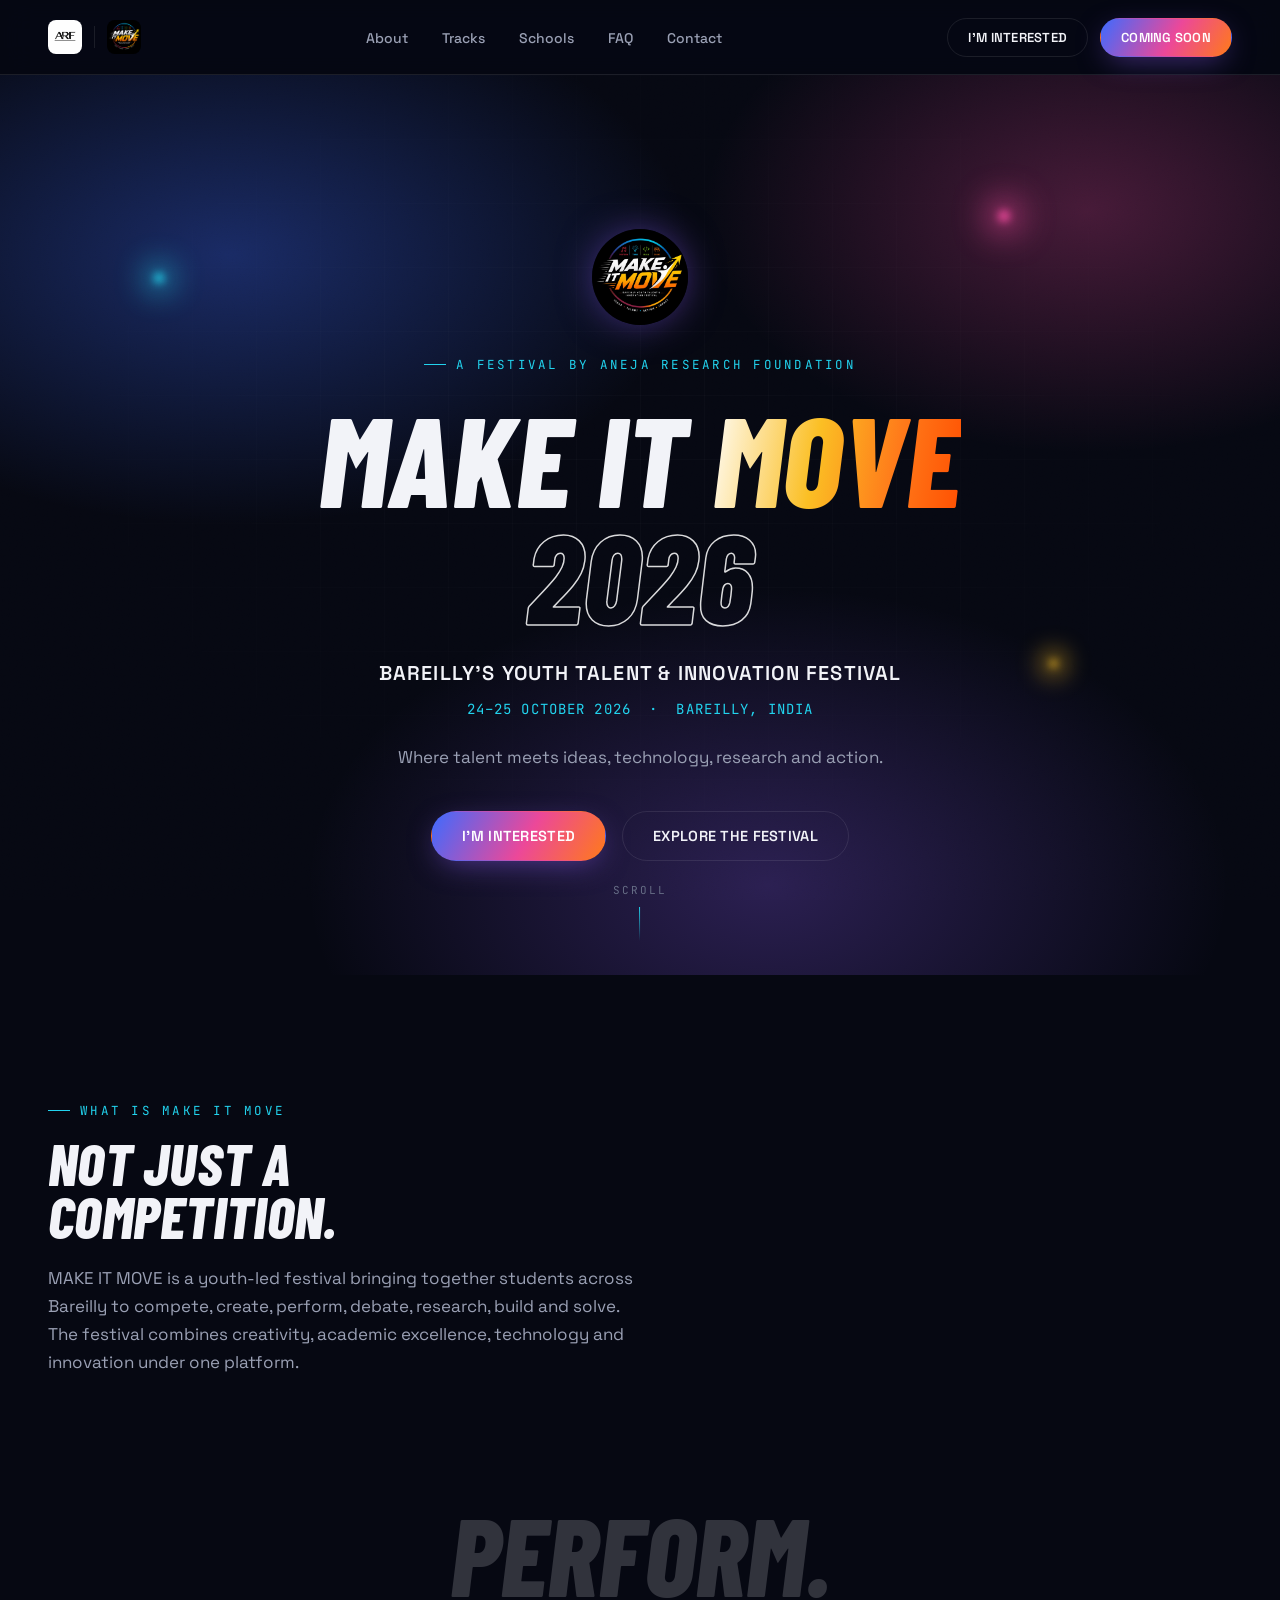
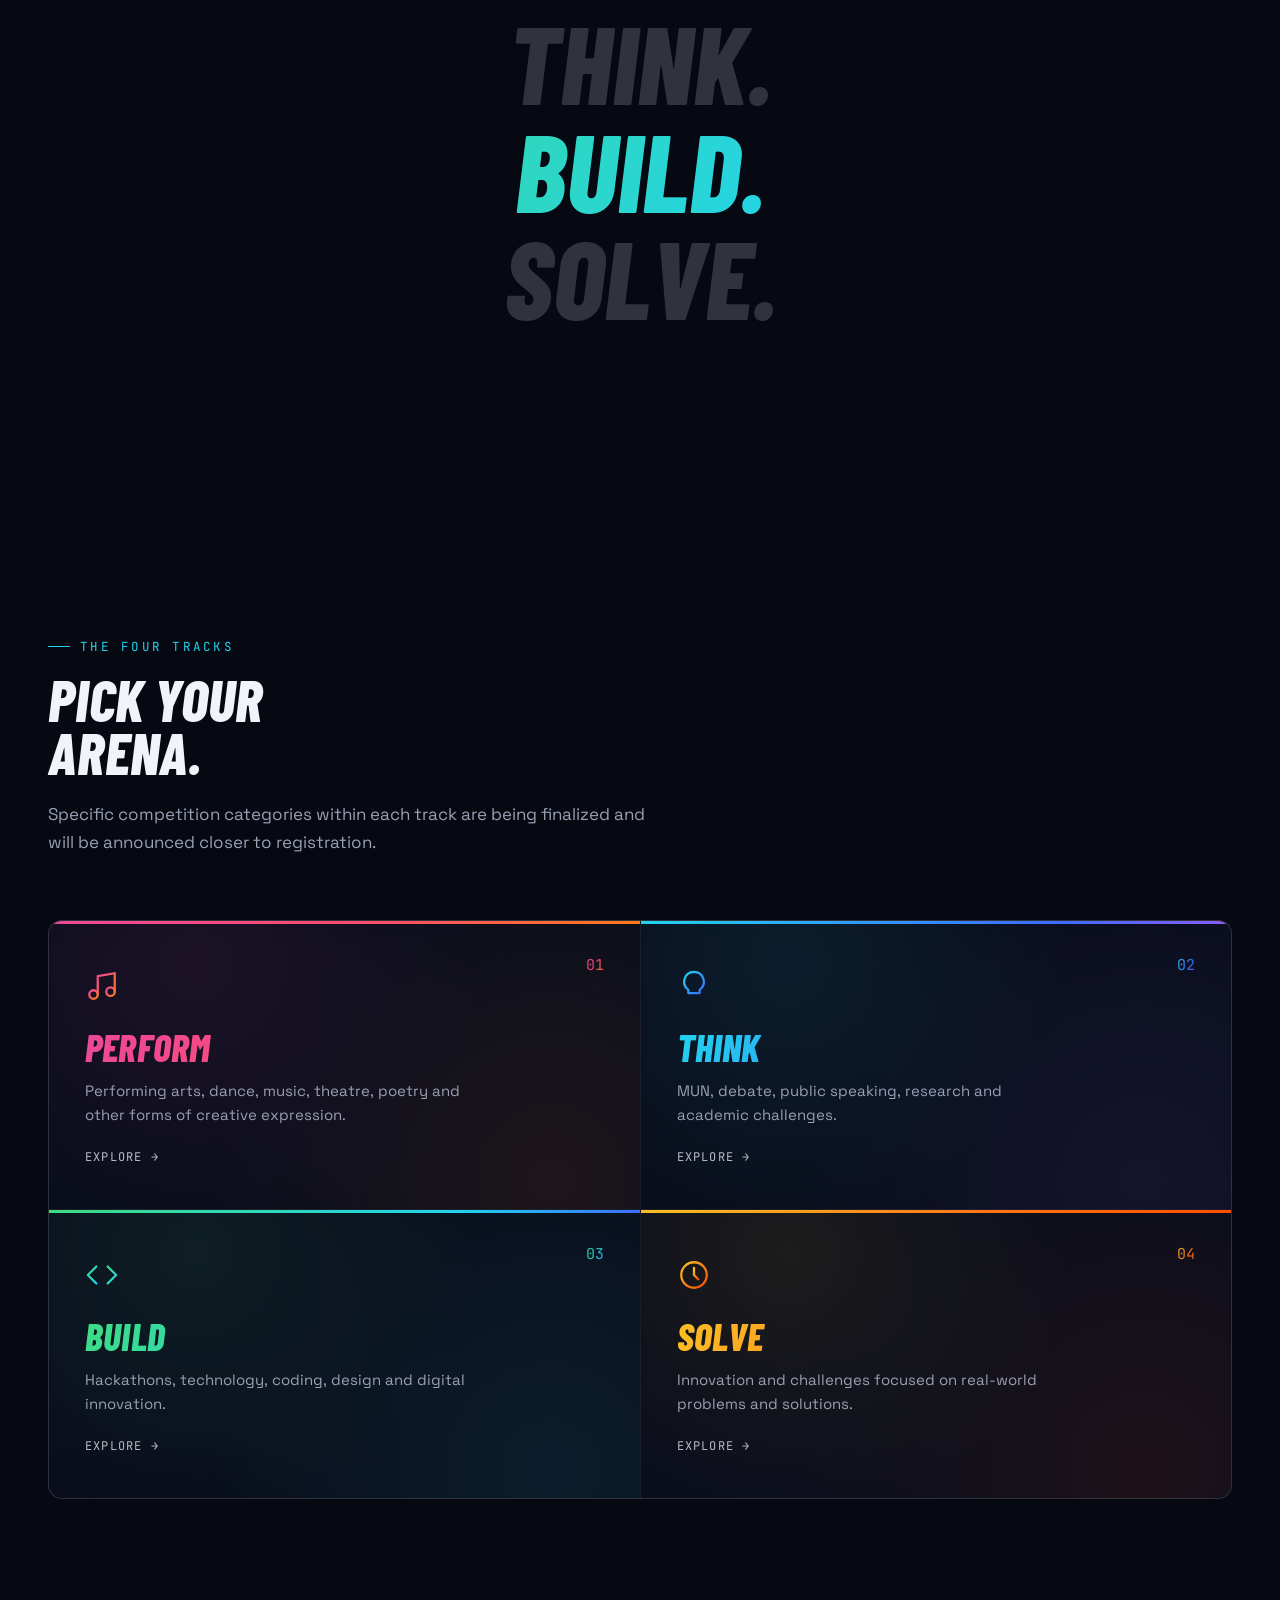
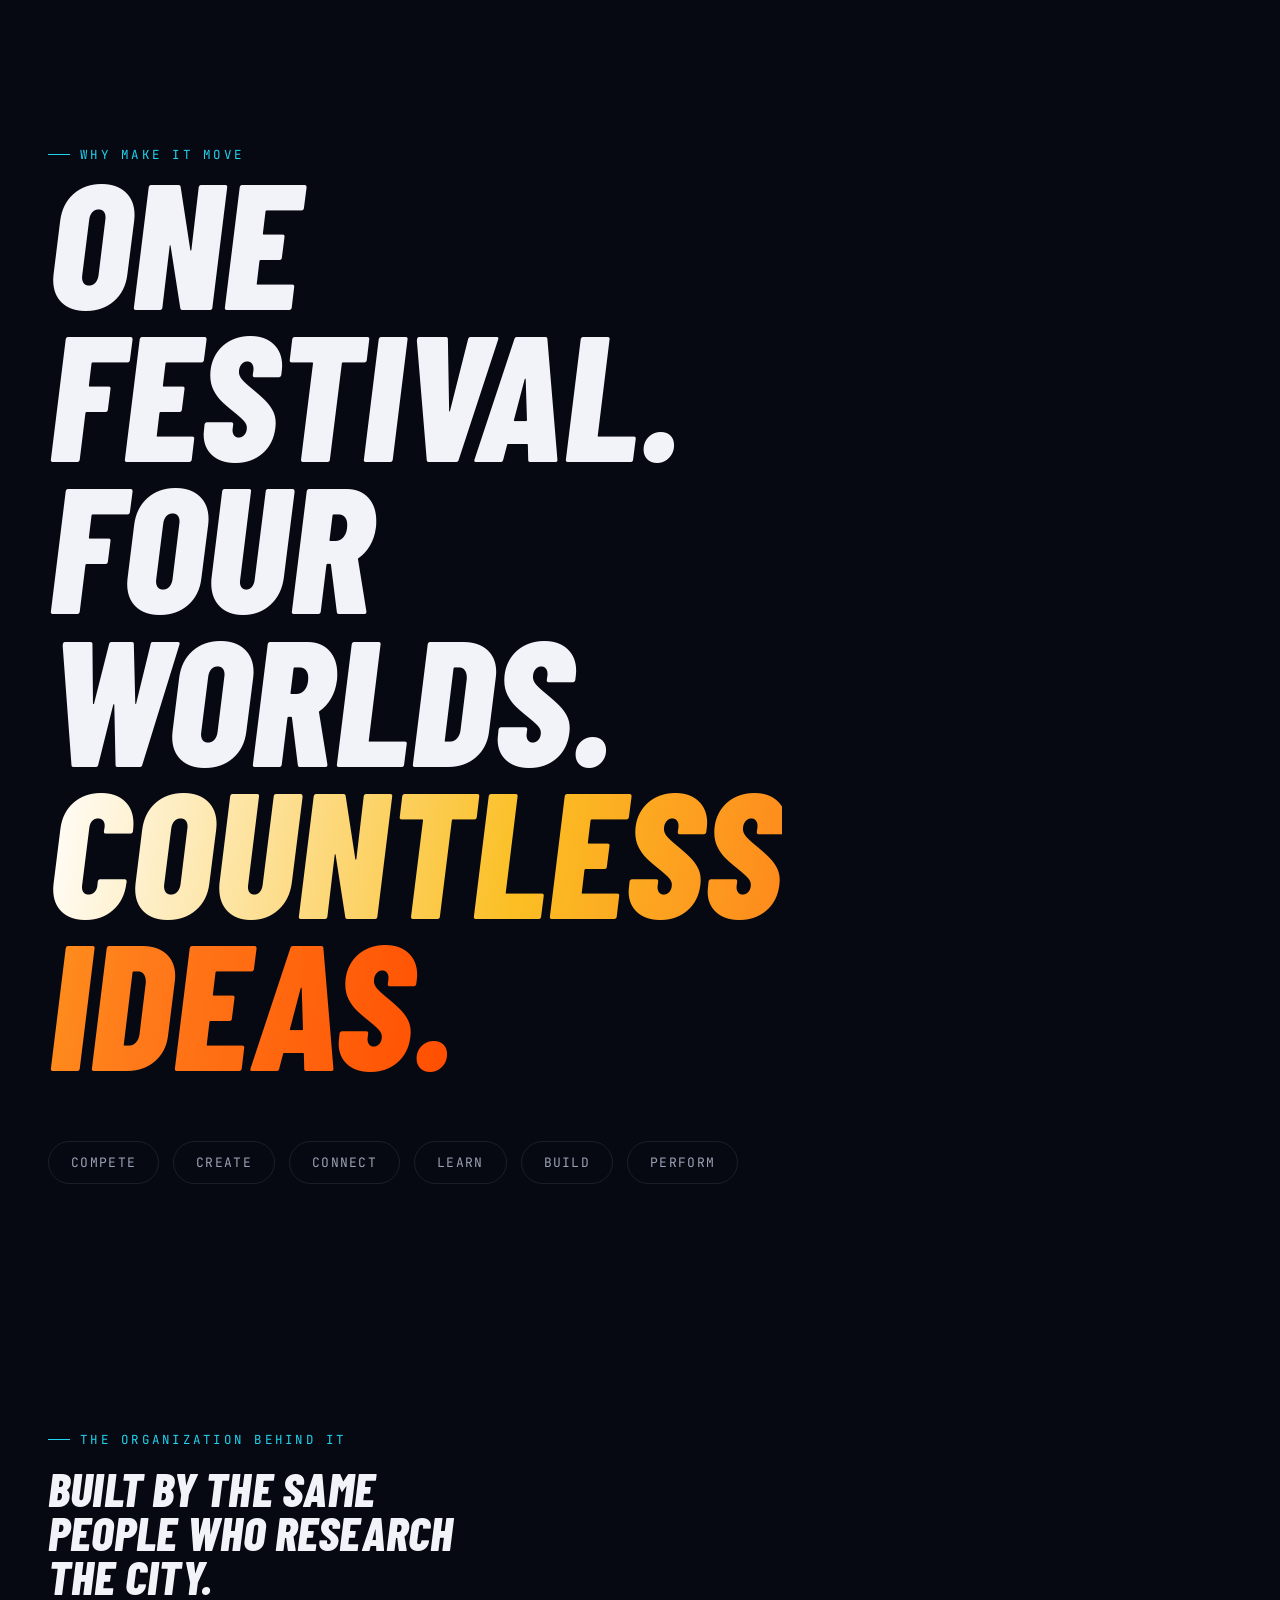
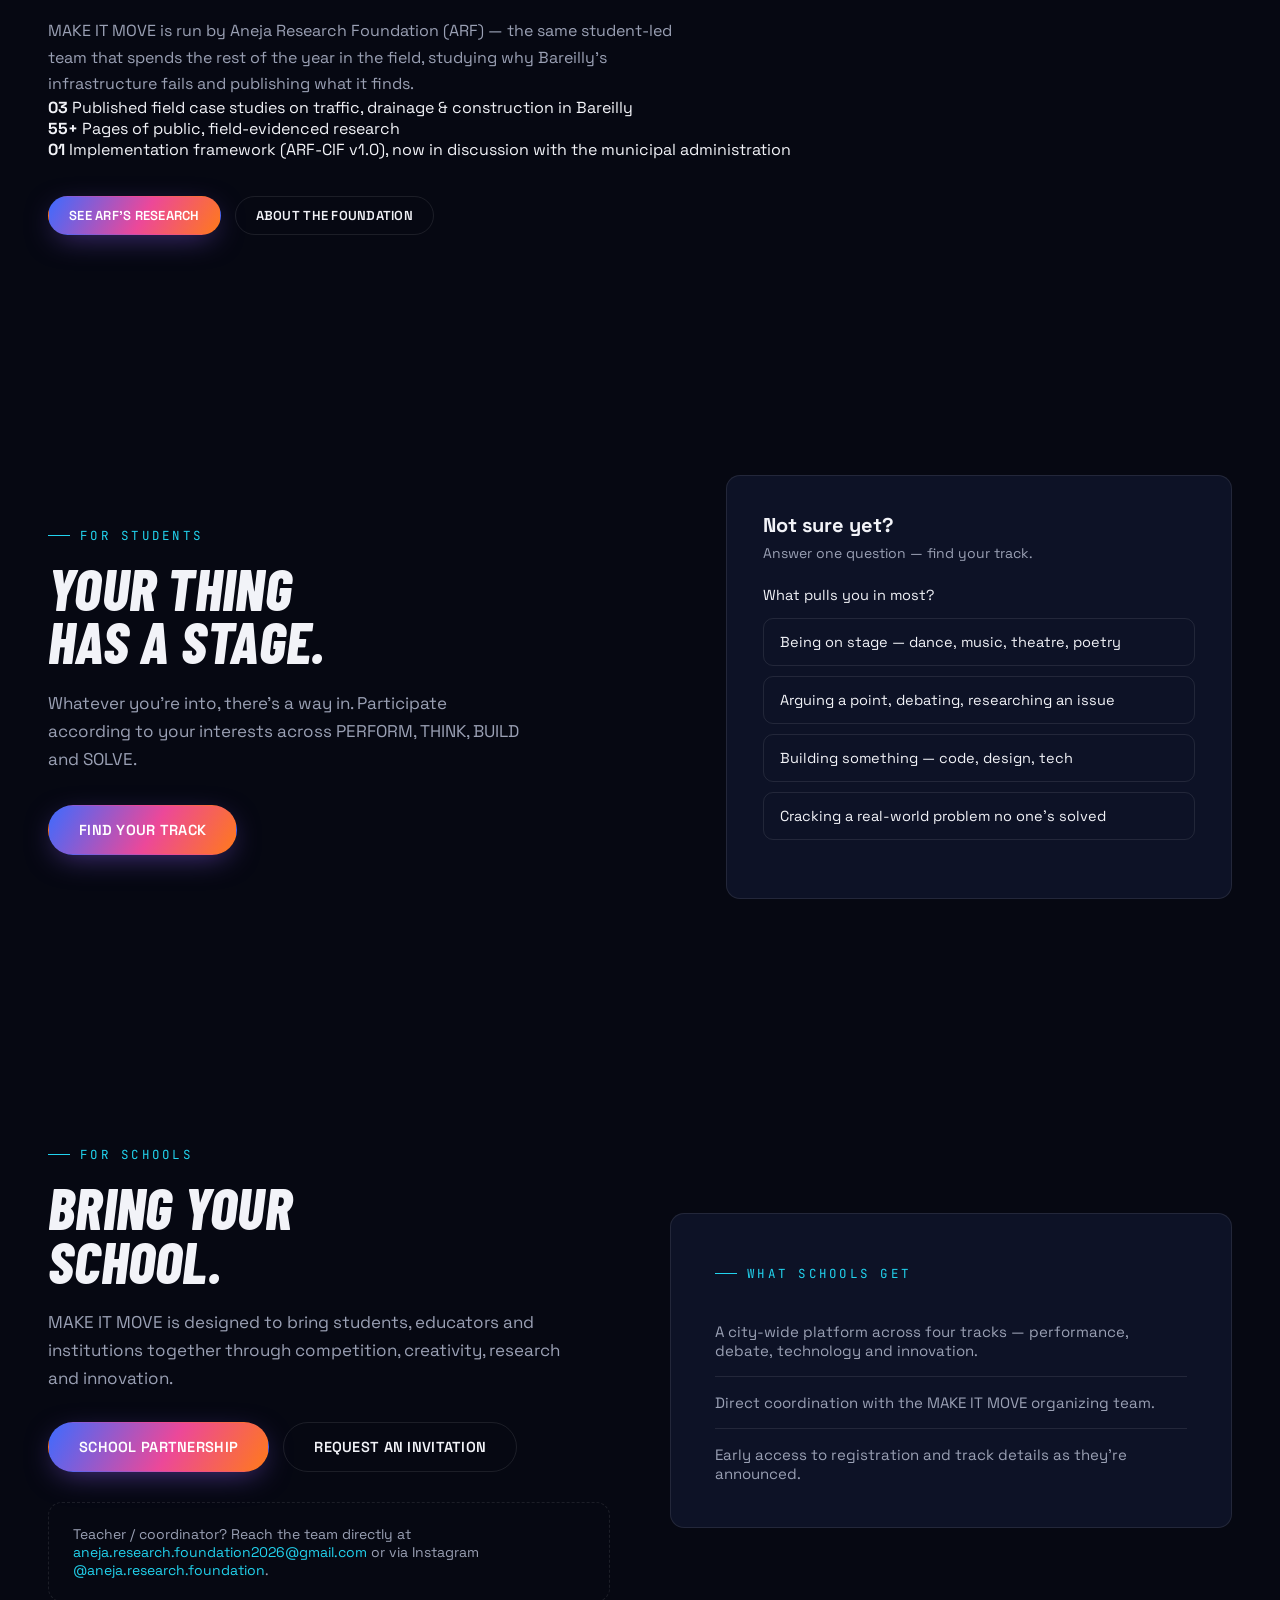
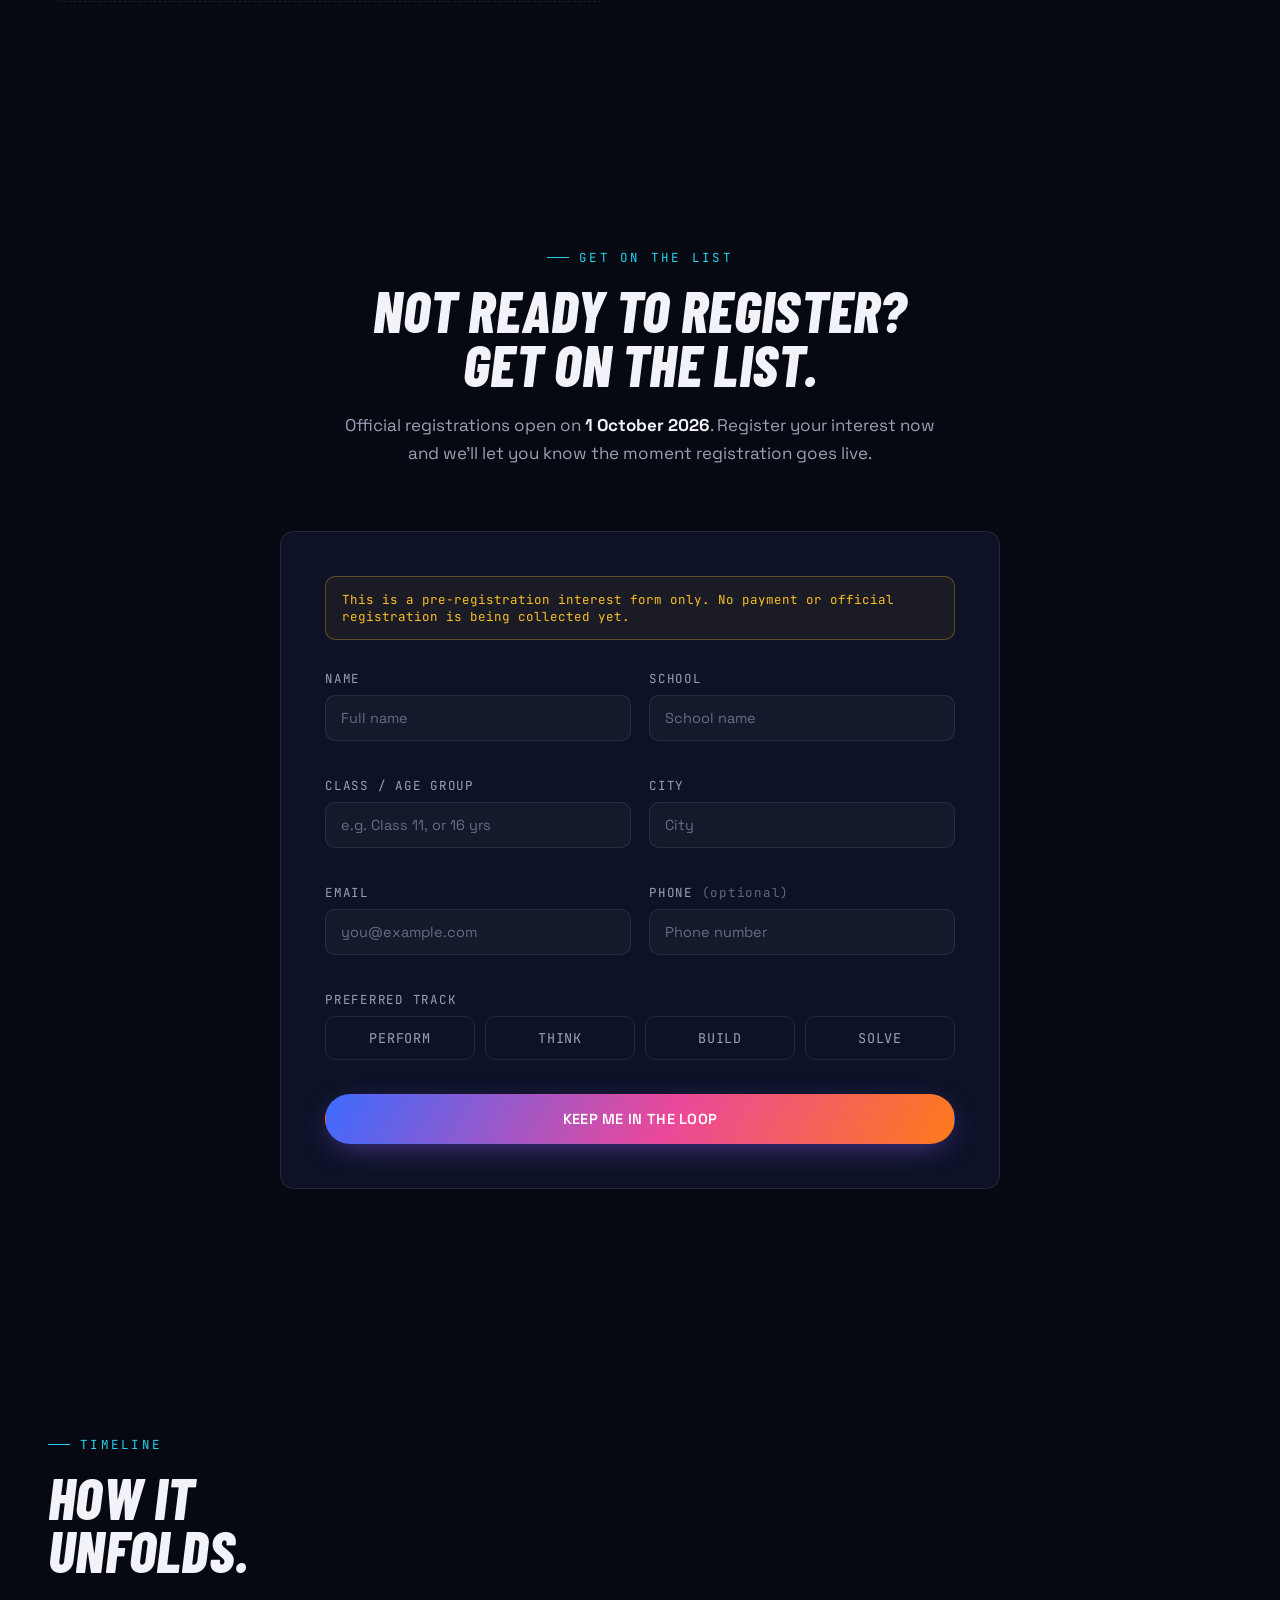
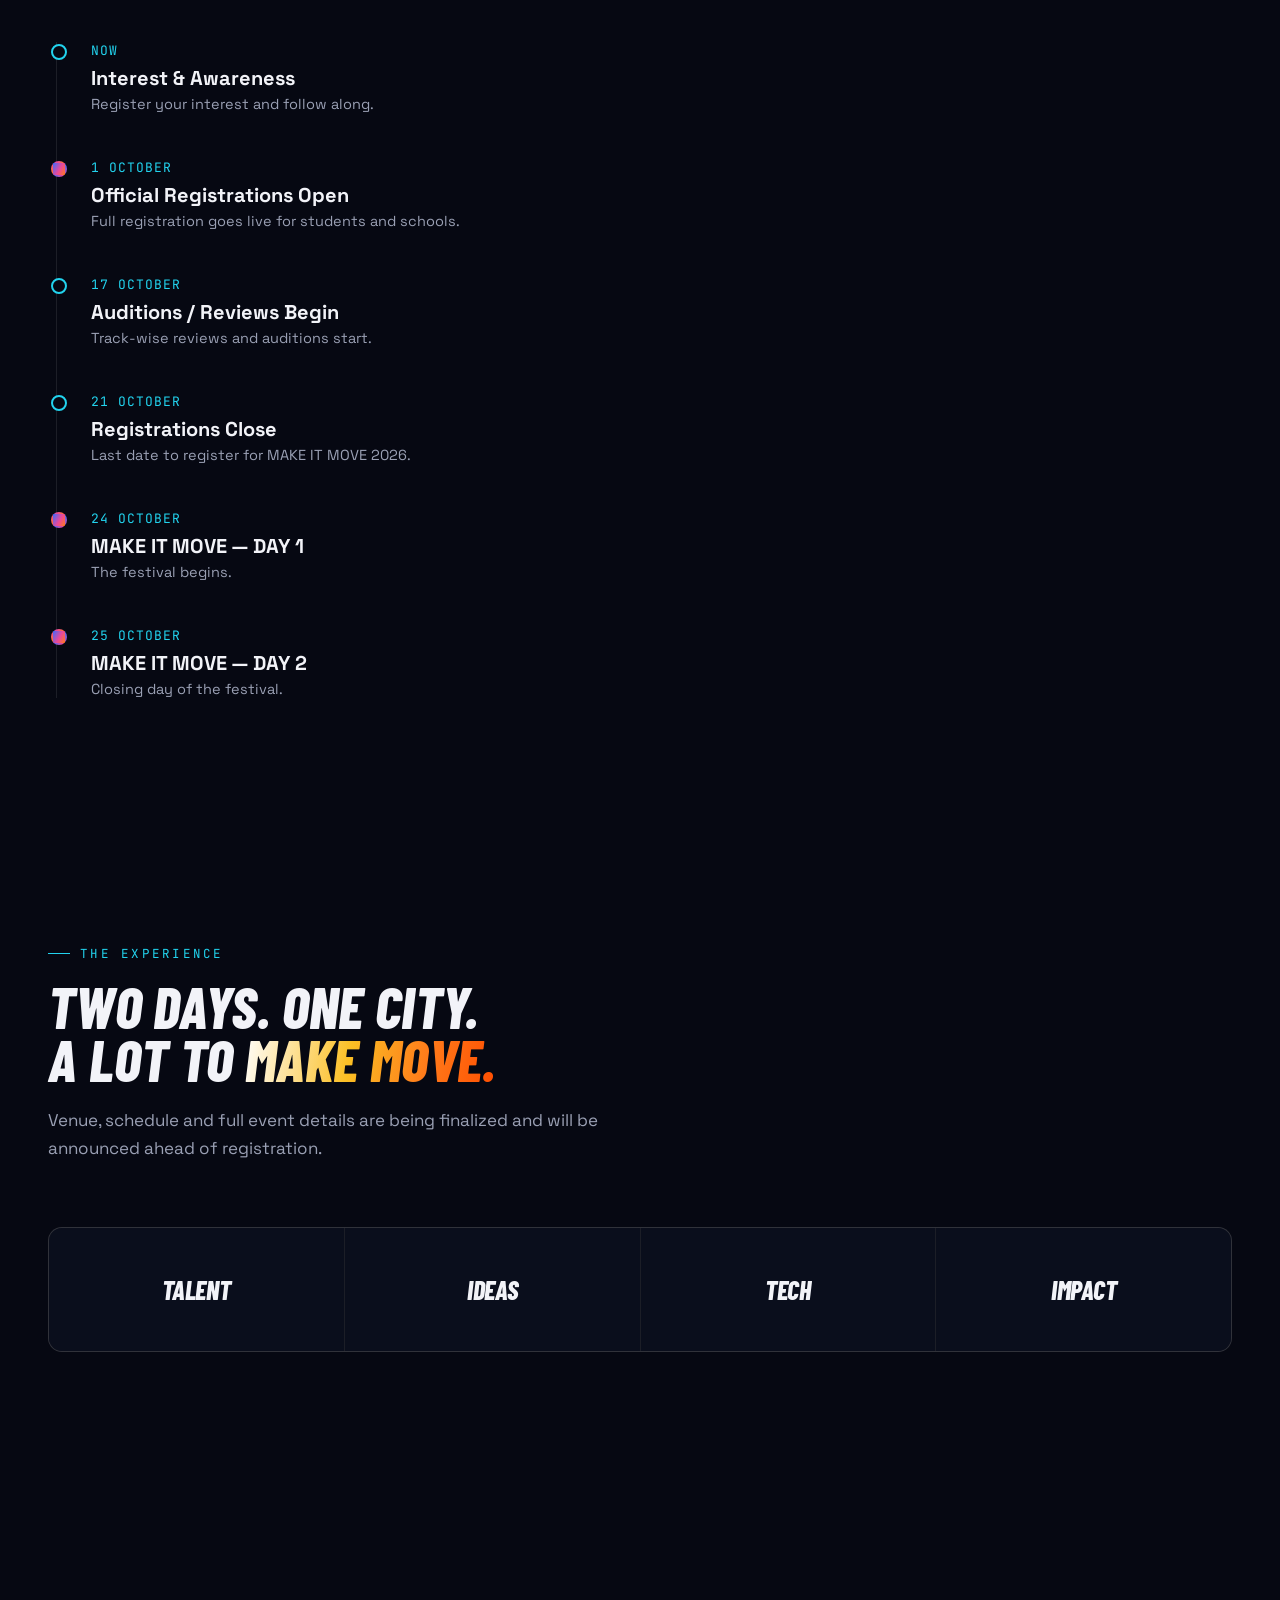
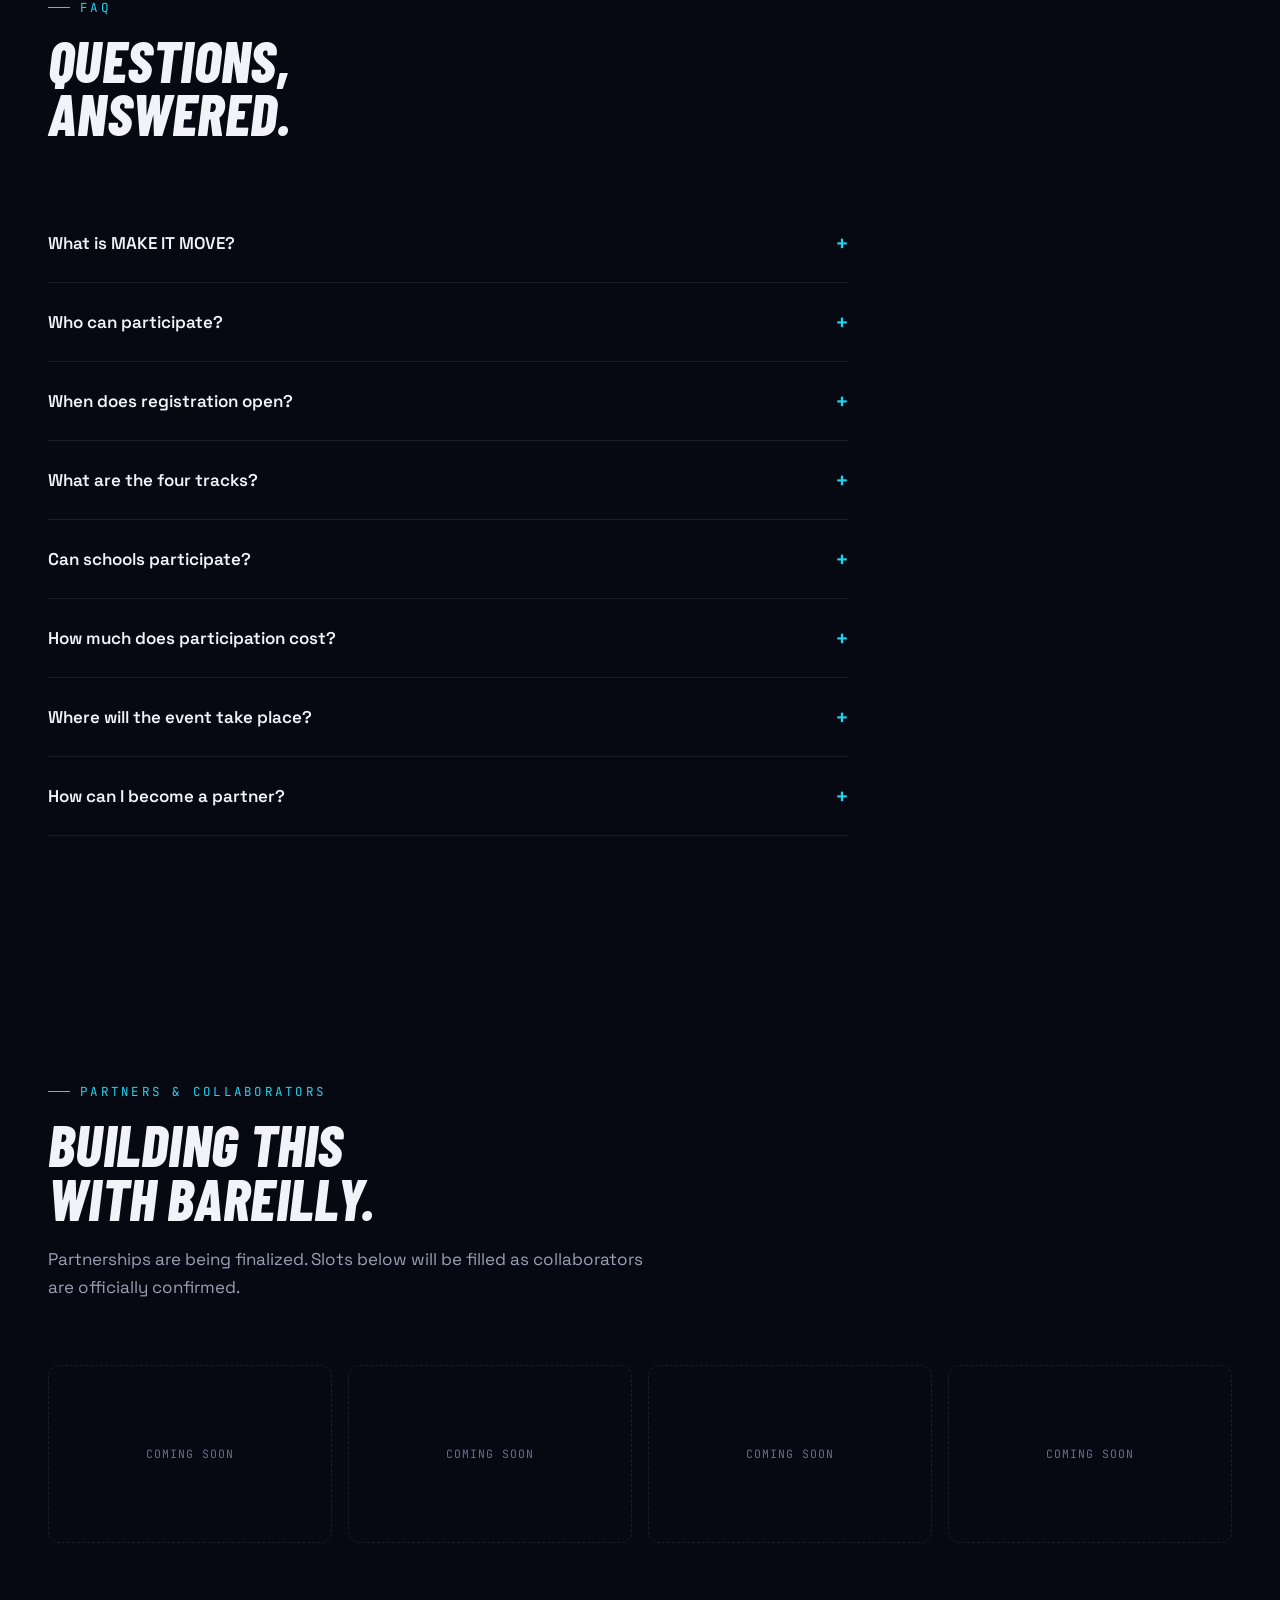
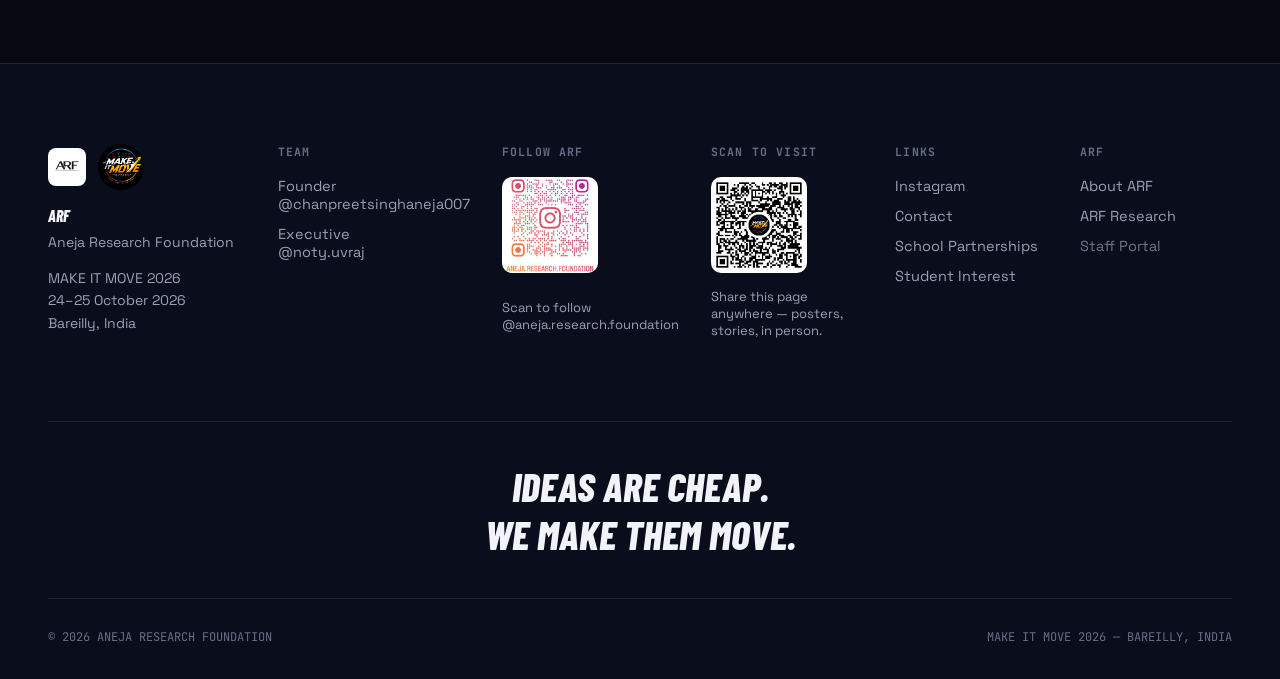
<file: index.html>
<!DOCTYPE html>
<html lang="en">
<head>
<meta charset="UTF-8">
<meta name="viewport" content="width=device-width, initial-scale=1.0">
<title>MAKE IT MOVE 2026 | Bareilly's Youth Talent &amp; Innovation Festival</title>
<meta name="description" content="MAKE IT MOVE 2026 — a youth-led festival in Bareilly bringing together talent, ideas, research, technology and innovation across four tracks: Perform, Think, Build, Solve. 24–25 October 2026.">
<meta name="google-site-verification" content="LkjACRxrYb9B6HC1Onu0-SIcSR54yR_yEcL183w3D84">

<!-- Open Graph -->
<meta property="og:title" content="MAKE IT MOVE 2026 — Bareilly's Youth Talent &amp; Innovation Festival">
<meta property="og:description" content="Where talent meets ideas, technology, research and action. 24–25 October 2026, Bareilly, India. By Aneja Research Foundation.">
<meta property="og:type" content="website">
<meta property="og:image" content="images/logo.jpeg">
<meta property="og:url" content="https://singhchanpreet802-source.github.io/arf-website/">
<link rel="canonical" href="https://singhchanpreet802-source.github.io/arf-website/">

<!-- Twitter -->
<meta name="twitter:card" content="summary_large_image">
<meta name="twitter:title" content="MAKE IT MOVE 2026">
<meta name="twitter:description" content="Bareilly's youth talent &amp; innovation festival. 24–25 October 2026.">
<meta name="twitter:image" content="images/logo.jpeg">

<link rel="stylesheet" href="mim-style.css?v=7">
</head>
<body>

<!-- ================= NAV ================= -->
<nav class="navbar">
  <div class="wrap">
    <a href="research.html" class="nav-brand">
      <img src="images/logo.jpeg" alt="ARF — Aneja Research Foundation logo">
      <div class="divider"></div>
      <img src="images/mim-logo.png" alt="MAKE IT MOVE 2026 logo" class="mim-logo-mark">
    </a>

    <ul class="nav-links">
      <li><a href="#about">About</a></li>
      <li><a href="#tracks">Tracks</a></li>
      <li><a href="#schools">Schools</a></li>
      <li><a href="#faq">FAQ</a></li>
      <li><a href="#contact">Contact</a></li>
    </ul>

    <div class="nav-cta">
      <a href="#interest" class="btn btn-ghost btn-sm">I'M INTERESTED</a>
      <a href="#interest" class="btn btn-primary btn-sm">COMING SOON</a>
      <button class="nav-toggle" id="navToggle" aria-label="Open menu">
        <span></span>
      </button>
    </div>
  </div>
</nav>

<div class="mobile-menu" id="mobileMenu">
  <a href="#about" class="mob-link">About</a>
  <a href="#tracks" class="mob-link">Tracks</a>
  <a href="#schools" class="mob-link">Schools</a>
  <a href="#faq" class="mob-link">FAQ</a>
  <a href="#contact" class="mob-link">Contact</a>
  <div class="mob-cta">
    <a href="#interest" class="btn btn-primary btn-block">I'M INTERESTED</a>
    <a href="#interest" class="btn btn-ghost btn-block">COMING SOON</a>
  </div>
</div>

<!-- ================= HERO ================= -->
<section class="hero">
  <div class="hero-bg"></div>
  <div class="hero-lines"></div>
  <div class="hero-orb orb-1"></div>
  <div class="hero-orb orb-2"></div>
  <div class="hero-orb orb-3"></div>

  <div class="wrap hero-content">
    <img src="images/mim-logo.png" alt="MAKE IT MOVE 2026 logo" class="hero-logo reveal in">
    <span class="eyebrow hero-eyebrow">A FESTIVAL BY ANEJA RESEARCH FOUNDATION</span>
    <h1>MAKE IT <span class="grad-text">MOVE</span><span class="line2">2026</span></h1>
    <p class="sub">Bareilly's Youth Talent &amp; Innovation Festival</p>
    <p class="datecity">24–25 OCTOBER 2026 &nbsp;·&nbsp; BAREILLY, INDIA</p>
    <p class="desc">Where talent meets ideas, technology, research and action.</p>
    <div class="hero-buttons">
      <a href="#interest" class="btn btn-primary">I'M INTERESTED</a>
      <a href="#about" class="btn btn-ghost">EXPLORE THE FESTIVAL</a>
    </div>
  </div>

  <div class="hero-scroll"><span>SCROLL</span><span class="bar"></span></div>
</section>

<!-- ================= ABOUT / WHAT IS MIM ================= -->
<section id="about">
  <div class="wrap">
    <div class="section-head reveal">
      <span class="eyebrow">WHAT IS MAKE IT MOVE</span>
      <h2>NOT JUST A<br>COMPETITION.</h2>
      <p>MAKE IT MOVE is a youth-led festival bringing together students across Bareilly to compete, create, perform, debate, research, build and solve. The festival combines creativity, academic excellence, technology and innovation under one platform.</p>
    </div>

    <div class="statement-block reveal">
      <div class="stack" id="statementStack">
        <span class="track-perform">PERFORM.</span>
        <span class="track-think">THINK.</span>
        <span class="track-build">BUILD.</span>
        <span class="track-solve">SOLVE.</span>
      </div>
    </div>
  </div>
</section>

<!-- ================= TRACKS ================= -->
<section id="tracks">
  <div class="wrap">
    <div class="section-head reveal">
      <span class="eyebrow">THE FOUR TRACKS</span>
      <h2>PICK YOUR<br>ARENA.</h2>
      <p>Specific competition categories within each track are being finalized and will be announced closer to registration.</p>
    </div>

    <div class="tracks-grid reveal">
      <a class="track-card track-perform" href="perform.html">
        <span class="track-num">01</span>
        <div class="track-icon">
          <svg viewBox="0 0 24 24" fill="none" stroke-width="1.6" stroke-linecap="round" stroke-linejoin="round">
            <defs><linearGradient id="grad-perform" x1="0" y1="0" x2="1" y2="1"><stop offset="0%" stop-color="var(--magenta)"/><stop offset="100%" stop-color="var(--orange)"/></linearGradient></defs>
            <path d="M9 18V5l12-2v13" stroke="url(#grad-perform)"></path><circle cx="6" cy="18" r="3" stroke="url(#grad-perform)"></circle><circle cx="18" cy="16" r="3" stroke="url(#grad-perform)"></circle>
          </svg>
        </div>
        <h3>PERFORM</h3>
        <p>Performing arts, dance, music, theatre, poetry and other forms of creative expression.</p>
        <span class="track-explore">EXPLORE →</span>
      </a>

      <a class="track-card track-think" href="think.html">
        <span class="track-num">02</span>
        <div class="track-icon">
          <svg viewBox="0 0 24 24" fill="none" stroke-width="1.6" stroke-linecap="round" stroke-linejoin="round">
            <defs><linearGradient id="grad-think" x1="0" y1="0" x2="1" y2="1"><stop offset="0%" stop-color="var(--cyan)"/><stop offset="100%" stop-color="var(--blue)"/></linearGradient></defs>
            <path d="M12 2a7 7 0 0 0-4 12.7V17h8v-2.3A7 7 0 0 0 12 2z" stroke="url(#grad-think)"></path><path d="M9 21h6" stroke="url(#grad-think)"></path><path d="M10 17v2" stroke="url(#grad-think)"></path><path d="M14 17v2" stroke="url(#grad-think)"></path>
          </svg>
        </div>
        <h3>THINK</h3>
        <p>MUN, debate, public speaking, research and academic challenges.</p>
        <span class="track-explore">EXPLORE →</span>
      </a>

      <a class="track-card track-build" href="build.html">
        <span class="track-num">03</span>
        <div class="track-icon">
          <svg viewBox="0 0 24 24" fill="none" stroke-width="1.6" stroke-linecap="round" stroke-linejoin="round">
            <defs><linearGradient id="grad-build" x1="0" y1="0" x2="1" y2="1"><stop offset="0%" stop-color="var(--green)"/><stop offset="100%" stop-color="var(--cyan)"/></linearGradient></defs>
            <polyline points="16 18 22 12 16 6" stroke="url(#grad-build)"></polyline><polyline points="8 6 2 12 8 18" stroke="url(#grad-build)"></polyline>
          </svg>
        </div>
        <h3>BUILD</h3>
        <p>Hackathons, technology, coding, design and digital innovation.</p>
        <span class="track-explore">EXPLORE →</span>
      </a>

      <a class="track-card track-solve" href="solve.html">
        <span class="track-num">04</span>
        <div class="track-icon">
          <svg viewBox="0 0 24 24" fill="none" stroke-width="1.6" stroke-linecap="round" stroke-linejoin="round">
            <defs><linearGradient id="grad-solve" x1="0" y1="0" x2="1" y2="1"><stop offset="0%" stop-color="var(--amber)"/><stop offset="100%" stop-color="var(--orange-deep)"/></linearGradient></defs>
            <circle cx="12" cy="12" r="9" stroke="url(#grad-solve)"></circle><path d="M12 7v5l3 3" stroke="url(#grad-solve)"></path>
          </svg>
        </div>
        <h3>SOLVE</h3>
        <p>Innovation and challenges focused on real-world problems and solutions.</p>
        <span class="track-explore">EXPLORE →</span>
      </a>
    </div>
  </div>
</section>

<!-- ================= WHY MIM ================= -->
<section>
  <div class="wrap">
    <div class="section-head reveal">
      <span class="eyebrow">WHY MAKE IT MOVE</span>
      <div class="why-hero-num">ONE FESTIVAL.<br>FOUR WORLDS.<br><span class="grad-text">COUNTLESS IDEAS.</span></div>
    </div>

    <div class="why-words reveal">
      <span class="why-word">COMPETE</span>
      <span class="why-word">CREATE</span>
      <span class="why-word">CONNECT</span>
      <span class="why-word">LEARN</span>
      <span class="why-word">BUILD</span>
      <span class="why-word">PERFORM</span>
    </div>
  </div>
</section>

<!-- ================= POWERED BY ARF RESEARCH ================= -->
<section>
  <div class="wrap">
    <div class="mim-research-band reveal">
      <span class="eyebrow">THE ORGANIZATION BEHIND IT</span>
      <h2 style="font-size:clamp(30px,4.6vw,48px);margin-top:18px;">BUILT BY THE SAME<br>PEOPLE WHO RESEARCH<br>THE CITY.</h2>
      <p style="color:var(--muted);font-size:16px;margin-top:20px;max-width:640px;line-height:1.65;">
        MAKE IT MOVE is run by Aneja Research Foundation (ARF) — the same student-led team that spends the rest of the year in the field, studying why Bareilly's infrastructure fails and publishing what it finds.
      </p>

      <div class="mim-research-grid">
        <div class="mim-research-stat">
          <strong>03</strong>
          <span>Published field case studies on traffic, drainage &amp; construction in Bareilly</span>
        </div>
        <div class="mim-research-stat">
          <strong>55+</strong>
          <span>Pages of public, field-evidenced research</span>
        </div>
        <div class="mim-research-stat">
          <strong>01</strong>
          <span>Implementation framework (ARF-CIF v1.0), now in discussion with the municipal administration</span>
        </div>
      </div>

      <div style="margin-top:36px;display:flex;gap:14px;flex-wrap:wrap;">
        <a href="case-studies.html" class="btn btn-primary btn-sm">SEE ARF'S RESEARCH</a>
        <a href="about.html" class="btn btn-ghost btn-sm">ABOUT THE FOUNDATION</a>
      </div>
    </div>
  </div>
</section>

<!-- ================= FOR STUDENTS ================= -->
<section>
  <div class="wrap">
    <div class="students-wrap">
      <div class="reveal">
        <span class="eyebrow">FOR STUDENTS</span>
        <h2 style="font-size:clamp(34px,5.4vw,58px);margin-top:18px;">YOUR THING<br>HAS A STAGE.</h2>
        <p style="color:var(--muted);font-size:17px;margin-top:20px;max-width:480px;line-height:1.65;">Whatever you're into, there's a way in. Participate according to your interests across PERFORM, THINK, BUILD and SOLVE.</p>
        <a href="#tracks" class="btn btn-primary" style="margin-top:32px;">FIND YOUR TRACK</a>
      </div>

      <div class="quiz-card reveal">
        <h4>Not sure yet?</h4>
        <p class="hint">Answer one question — find your track.</p>
        <p style="font-size:14.5px;margin-bottom:14px;">What pulls you in most?</p>
        <div class="quiz-options" id="quizOptions">
          <div class="quiz-opt" data-track="PERFORM">Being on stage — dance, music, theatre, poetry</div>
          <div class="quiz-opt" data-track="THINK">Arguing a point, debating, researching an issue</div>
          <div class="quiz-opt" data-track="BUILD">Building something — code, design, tech</div>
          <div class="quiz-opt" data-track="SOLVE">Cracking a real-world problem no one's solved</div>
        </div>
        <div class="quiz-result" id="quizResult">
          <p style="font-size:13px;color:var(--muted);text-transform:uppercase;letter-spacing:.08em;font-family:'JetBrains Mono',monospace;">Your track</p>
          <div class="track-name" id="quizTrackName">PERFORM</div>
          <a href="#interest" class="btn btn-ghost btn-sm">REGISTER INTEREST</a>
        </div>
      </div>
    </div>
  </div>
</section>

<!-- ================= FOR SCHOOLS ================= -->
<section id="schools">
  <div class="wrap">
    <div class="schools-wrap">
      <div class="reveal">
        <span class="eyebrow">FOR SCHOOLS</span>
        <h2 style="font-size:clamp(34px,5.4vw,58px);margin-top:18px;">BRING YOUR<br>SCHOOL.</h2>
        <p style="color:var(--muted);font-size:17px;margin-top:20px;max-width:520px;line-height:1.65;">MAKE IT MOVE is designed to bring students, educators and institutions together through competition, creativity, research and innovation.</p>
        <div class="school-cta-row">
          <a href="#interest" class="btn btn-primary">SCHOOL PARTNERSHIP</a>
          <a href="#interest" class="btn btn-ghost">REQUEST AN INVITATION</a>
        </div>
        <div class="coord-box">
          Teacher / coordinator? Reach the team directly at
          <a href="mailto:aneja.research.foundation2026@gmail.com">aneja.research.foundation2026@gmail.com</a>
          or via Instagram <a href="https://instagram.com/aneja.research.foundation" target="_blank" rel="noopener">@aneja.research.foundation</a>.
        </div>
      </div>
      <div class="reveal" style="border:1px solid var(--line);border-radius:var(--radius);padding:44px;background:var(--panel);">
        <span class="eyebrow" style="margin-bottom:20px;">WHAT SCHOOLS GET</span>
        <ul style="list-style:none;margin-top:20px;display:flex;flex-direction:column;gap:16px;">
          <li style="border-bottom:1px solid var(--line);padding-bottom:16px;font-size:15px;color:var(--muted);">A city-wide platform across four tracks — performance, debate, technology and innovation.</li>
          <li style="border-bottom:1px solid var(--line);padding-bottom:16px;font-size:15px;color:var(--muted);">Direct coordination with the MAKE IT MOVE organizing team.</li>
          <li style="font-size:15px;color:var(--muted);">Early access to registration and track details as they're announced.</li>
        </ul>
      </div>
    </div>
  </div>
</section>

<!-- ================= INTEREST FORM ================= -->
<section id="interest">
  <div class="wrap">
    <div class="section-head center reveal">
      <span class="eyebrow" style="justify-content:center;">GET ON THE LIST</span>
      <h2>NOT READY TO REGISTER?<br>GET ON THE LIST.</h2>
      <p class="center">Official registrations open on <strong style="color:var(--ink);">1 October 2026</strong>. Register your interest now and we'll let you know the moment registration goes live.</p>
    </div>

    <div class="form-card reveal">
      <p class="form-note">This is a pre-registration interest form only. No payment or official registration is being collected yet.</p>

      <form id="interestForm">
        <div class="form-grid">
          <div class="field">
            <label for="f-name">Name</label>
            <input id="f-name" name="name" type="text" placeholder="Full name" required>
          </div>
          <div class="field">
            <label for="f-school">School</label>
            <input id="f-school" name="school" type="text" placeholder="School name" required>
          </div>
          <div class="field">
            <label for="f-class">Class / Age Group</label>
            <input id="f-class" name="classAge" type="text" placeholder="e.g. Class 11, or 16 yrs" required>
          </div>
          <div class="field">
            <label for="f-city">City</label>
            <input id="f-city" name="city" type="text" placeholder="City" required>
          </div>
          <div class="field">
            <label for="f-email">Email</label>
            <input id="f-email" name="email" type="email" placeholder="you@example.com" required>
          </div>
          <div class="field">
            <label for="f-phone">Phone <span style="text-transform:none;opacity:.6;">(optional)</span></label>
            <input id="f-phone" name="phone" type="tel" placeholder="Phone number">
          </div>
          <div class="field full">
            <label>Preferred Track</label>
            <div class="track-pick">
              <label><input type="radio" name="track" value="PERFORM" required><span>PERFORM</span></label>
              <label><input type="radio" name="track" value="THINK"><span>THINK</span></label>
              <label><input type="radio" name="track" value="BUILD"><span>BUILD</span></label>
              <label><input type="radio" name="track" value="SOLVE"><span>SOLVE</span></label>
            </div>
          </div>
        </div>
        <button type="submit" class="btn btn-primary btn-block" style="margin-top:8px;">KEEP ME IN THE LOOP</button>
      </form>

      <div class="form-success" id="formSuccess">
        <div class="check">✦</div>
        <h3 style="font-size:24px;margin-bottom:10px;">YOU'RE ON THE LIST.</h3>
        <p style="color:var(--muted);font-size:15px;">We'll reach out when registration opens on 1 October 2026.</p>
      </div>
    </div>
  </div>
</section>

<!-- ================= TIMELINE ================= -->
<section>
  <div class="wrap">
    <div class="section-head reveal">
      <span class="eyebrow">TIMELINE</span>
      <h2>HOW IT<br>UNFOLDS.</h2>
    </div>

    <div class="timeline reveal">
      <div class="tl-item">
        <div class="tl-date">NOW</div>
        <h4>Interest &amp; Awareness</h4>
        <p>Register your interest and follow along.</p>
      </div>
      <div class="tl-item highlight">
        <div class="tl-date">1 OCTOBER</div>
        <h4>Official Registrations Open</h4>
        <p>Full registration goes live for students and schools.</p>
      </div>
      <div class="tl-item">
        <div class="tl-date">17 OCTOBER</div>
        <h4>Auditions / Reviews Begin</h4>
        <p>Track-wise reviews and auditions start.</p>
      </div>
      <div class="tl-item">
        <div class="tl-date">21 OCTOBER</div>
        <h4>Registrations Close</h4>
        <p>Last date to register for MAKE IT MOVE 2026.</p>
      </div>
      <div class="tl-item highlight">
        <div class="tl-date">24 OCTOBER</div>
        <h4>MAKE IT MOVE — DAY 1</h4>
        <p>The festival begins.</p>
      </div>
      <div class="tl-item highlight">
        <div class="tl-date">25 OCTOBER</div>
        <h4>MAKE IT MOVE — DAY 2</h4>
        <p>Closing day of the festival.</p>
      </div>
    </div>
  </div>
</section>

<!-- ================= EXPERIENCE TEASER ================= -->
<section>
  <div class="wrap">
    <div class="section-head reveal">
      <span class="eyebrow">THE EXPERIENCE</span>
      <h2>TWO DAYS. ONE CITY.<br>A LOT TO <span class="grad-text">MAKE MOVE.</span></h2>
      <p>Venue, schedule and full event details are being finalized and will be announced ahead of registration.</p>
    </div>
    <div class="teaser-words reveal">
      <div class="teaser-word">TALENT</div>
      <div class="teaser-word">IDEAS</div>
      <div class="teaser-word">TECH</div>
      <div class="teaser-word">IMPACT</div>
    </div>
  </div>
</section>

<!-- ================= FAQ ================= -->
<section id="faq">
  <div class="wrap">
    <div class="section-head reveal">
      <span class="eyebrow">FAQ</span>
      <h2>QUESTIONS,<br>ANSWERED.</h2>
    </div>

    <div class="faq-list reveal" id="faqList">
      <div class="faq-item">
        <button class="faq-q">What is MAKE IT MOVE? <span class="plus">+</span></button>
        <div class="faq-a"><p>A youth-led festival in Bareilly bringing together students to compete, create, perform, debate, research, build and solve across four tracks: Perform, Think, Build and Solve.</p></div>
      </div>
      <div class="faq-item">
        <button class="faq-q">Who can participate? <span class="plus">+</span></button>
        <div class="faq-a"><p>Students across Bareilly. Full eligibility and age-group details will be announced soon.</p></div>
      </div>
      <div class="faq-item">
        <button class="faq-q">When does registration open? <span class="plus">+</span></button>
        <div class="faq-a"><p>Official registrations open on 1 October 2026. You can register your interest now and get notified.</p></div>
      </div>
      <div class="faq-item">
        <button class="faq-q">What are the four tracks? <span class="plus">+</span></button>
        <div class="faq-a"><p>PERFORM (performing arts, dance, music, theatre, poetry), THINK (MUN, debate, public speaking, research), BUILD (hackathons, tech, coding, design) and SOLVE (real-world problem-solving challenges).</p></div>
      </div>
      <div class="faq-item">
        <button class="faq-q">Can schools participate? <span class="plus">+</span></button>
        <div class="faq-a"><p>Yes — schools can partner with MAKE IT MOVE. See the "For Schools" section above or request an invitation.</p></div>
      </div>
      <div class="faq-item">
        <button class="faq-q">How much does participation cost? <span class="plus">+</span></button>
        <div class="faq-a"><p>Details will be announced soon.</p></div>
      </div>
      <div class="faq-item">
        <button class="faq-q">Where will the event take place? <span class="plus">+</span></button>
        <div class="faq-a"><p>Details will be announced soon. The festival takes place in Bareilly, India on 24–25 October 2026.</p></div>
      </div>
      <div class="faq-item">
        <button class="faq-q">How can I become a partner? <span class="plus">+</span></button>
        <div class="faq-a"><p>Details will be announced soon. Reach out via <a href="mailto:aneja.research.foundation2026@gmail.com" style="color:var(--cyan);">email</a> to start a conversation.</p></div>
      </div>
    </div>
  </div>
</section>

<!-- ================= PARTNERS ================= -->
<section>
  <div class="wrap">
    <div class="section-head reveal">
      <span class="eyebrow">PARTNERS &amp; COLLABORATORS</span>
      <h2>BUILDING THIS<br>WITH BAREILLY.</h2>
      <p>Partnerships are being finalized. Slots below will be filled as collaborators are officially confirmed.</p>
    </div>
    <div class="partners-grid reveal">
      <div class="partner-slot">COMING SOON</div>
      <div class="partner-slot">COMING SOON</div>
      <div class="partner-slot">COMING SOON</div>
      <div class="partner-slot">COMING SOON</div>
    </div>
  </div>
</section>

<!-- ================= FOOTER ================= -->
<footer id="contact">
  <div class="wrap">
    <div class="footer-top">
      <div class="footer-brand">
        <div style="display:flex;align-items:center;gap:12px;margin-bottom:16px;">
          <img src="images/logo.jpeg" alt="ARF logo" style="height:38px;width:38px;border-radius:8px;object-fit:cover;margin-bottom:0;">
          <img src="images/mim-logo.png" alt="MAKE IT MOVE 2026 logo" style="height:46px;width:46px;border-radius:50%;object-fit:cover;margin-bottom:0;">
        </div>
        <h4>ARF</h4>
        <p>Aneja Research Foundation</p>
        <p style="margin-top:14px;">MAKE IT MOVE 2026<br>24–25 October 2026<br>Bareilly, India</p>
      </div>

      <div class="footer-col">
        <h5>Team</h5>
        <p>Founder<br><a href="https://instagram.com/chanpreetsinghaneja007" target="_blank" rel="noopener">@chanpreetsinghaneja007</a></p>
        <p>Executive<br><a href="https://instagram.com/noty.uvraj" target="_blank" rel="noopener">@noty.uvraj</a></p>
      </div>

      <div class="footer-col">
        <h5>Follow ARF</h5>
        <a href="https://instagram.com/aneja.research.foundation" target="_blank" rel="noopener" style="display:inline-block;">
          <img src="images/instagram-qr.png" alt="QR code to ARF Instagram — aneja.research.foundation" style="width:96px;height:96px;border-radius:10px;object-fit:cover;">
        </a>
        <p style="margin-top:10px;font-size:13px;">Scan to follow<br>@aneja.research.foundation</p>
      </div>

      <div class="footer-col">
        <h5>Scan To Visit</h5>
        <img src="images/website-qr.png" alt="QR code linking to the MAKE IT MOVE 2026 website" style="width:96px;height:96px;border-radius:10px;object-fit:cover;">
        <p style="margin-top:10px;font-size:13px;">Share this page anywhere — posters, stories, in person.</p>
      </div>

      <div class="footer-col">
        <h5>Links</h5>
        <a href="https://instagram.com/aneja.research.foundation" target="_blank" rel="noopener">Instagram</a>
        <a href="#contact">Contact</a>
        <a href="#schools">School Partnerships</a>
        <a href="#interest">Student Interest</a>
      </div>

      <div class="footer-col">
        <h5>ARF</h5>
        <a href="about.html">About ARF</a>
        <a href="research.html">ARF Research</a>
        <a href="staff.html" title="Authorised ARF Personnel Only" style="opacity:.7;">Staff Portal</a>
      </div>
    </div>

    <div class="footer-final">IDEAS ARE CHEAP.<br>WE MAKE THEM MOVE.</div>

    <div class="footer-bottom">
      <span>© 2026 ANEJA RESEARCH FOUNDATION</span>
      <span>MAKE IT MOVE 2026 — BAREILLY, INDIA</span>
    </div>
  </div>
</footer>

<script src="mim-script.js?v=2"></script>
</body>
</html>
</file>
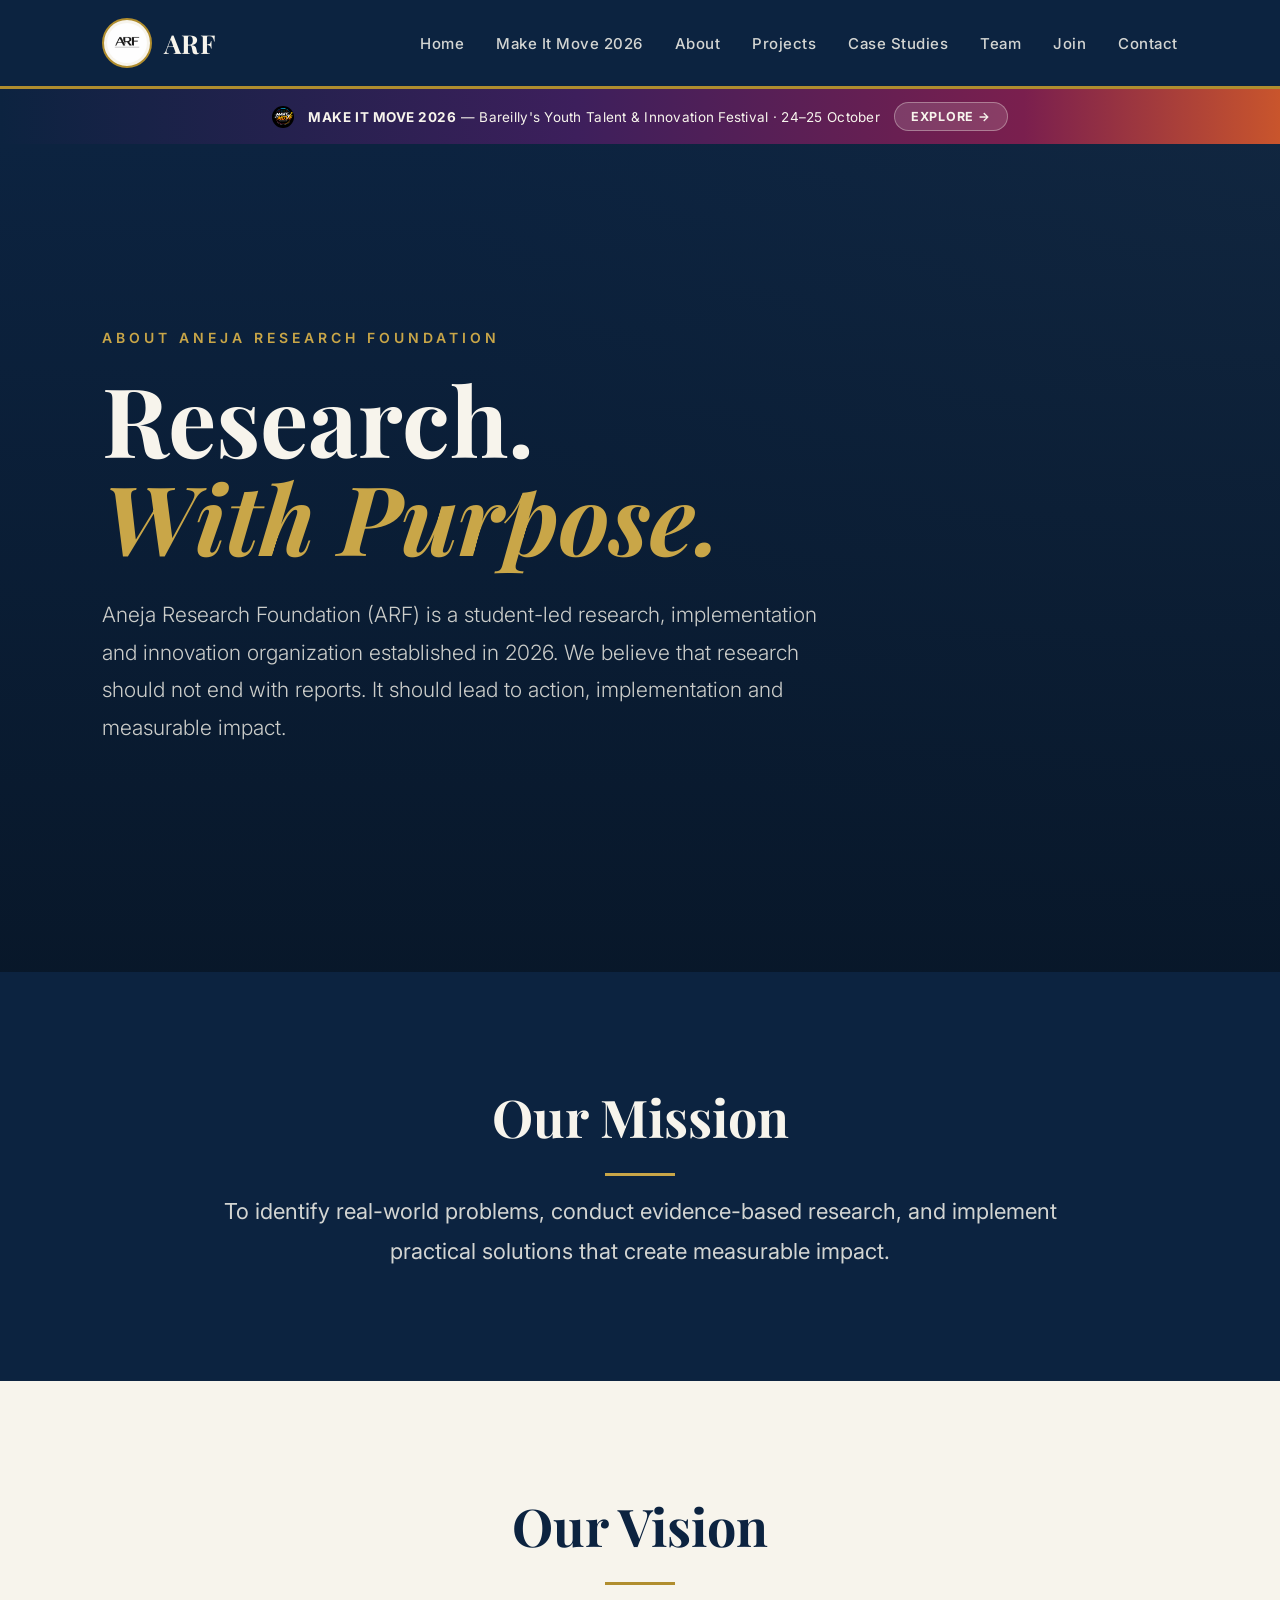
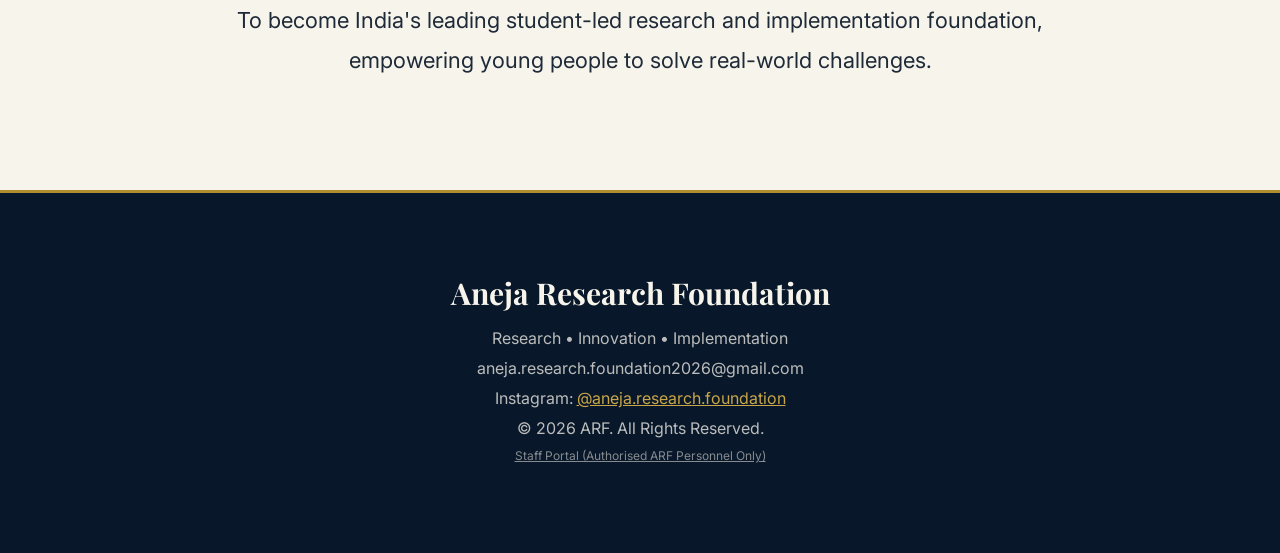
<file: about.html>
<!DOCTYPE html>

<html lang="en">
<head>
<meta charset="UTF-8">
<meta name="viewport" content="width=device-width, initial-scale=1.0">
<title>About ARF</title>
<link rel="stylesheet" href="style.css?v=3">
</head>

<body>

<nav class="navbar">

<div class="logo">
<img src="images/logo.jpeg" alt="ARF Logo">
ARF
</div>

<ul>
<li><a href="index.html">Home</a></li>
<li><a href="make-it-move.html">Make It Move 2026</a></li>
<li><a href="about.html">About</a></li>
<li><a href="projects.html">Projects</a></li>
<li><a href="case-studies.html">Case Studies</a></li>
<li><a href="team.html">Team</a></li>
<li><a href="join.html">Join</a></li>
<li><a href="contact.html">Contact</a></li>
</ul>

</nav>

<a href="make-it-move.html" class="mim-banner">
<img src="images/mim-logo.png" alt="MAKE IT MOVE 2026 logo">
<span class="mim-banner-text"><strong>MAKE IT MOVE 2026</strong> — Bareilly's Youth Talent &amp; Innovation Festival · 24&ndash;25 October</span>
<span class="mim-banner-cta">Explore &rarr;</span>
</a>

<section class="hero">

<div class="hero-content">

<p class="tagline">ABOUT ANEJA RESEARCH FOUNDATION</p>

<h1>
Research.<br>
<span>With Purpose.</span>
</h1>

<p class="description">
Aneja Research Foundation (ARF) is a student-led research,
implementation and innovation organization established in 2026.

We believe that research should not end with reports. It should
lead to action, implementation and measurable impact.

</p>

</div>

</section>

<section class="research">

<h2>Our Mission</h2>

<p style="max-width:900px;margin:auto;font-size:22px;line-height:1.8;">
To identify real-world problems, conduct evidence-based research,
and implement practical solutions that create measurable impact.
</p>

</section>

<section class="impact">

<h2>Our Vision</h2>

<p style="max-width:900px;margin:auto;font-size:22px;line-height:1.8;">
To become India's leading student-led research and implementation
foundation, empowering young people to solve real-world challenges.
</p>

</section>

<footer>

<h3>Aneja Research Foundation</h3>

<p>Research • Innovation • Implementation</p>

<p>aneja.research.foundation2026@gmail.com</p>

<p>Instagram: <a href="https://instagram.com/aneja.research.foundation" target="_blank" rel="noopener" style="color:var(--gold-bright);">@aneja.research.foundation</a></p>

<p>© 2026 ARF. All Rights Reserved.</p>

<p style="font-size:12px;"><a href="staff.html" style="color:inherit;opacity:.7;">Staff Portal (Authorised ARF Personnel Only)</a></p>

</footer>

</body>
</html>
</file>
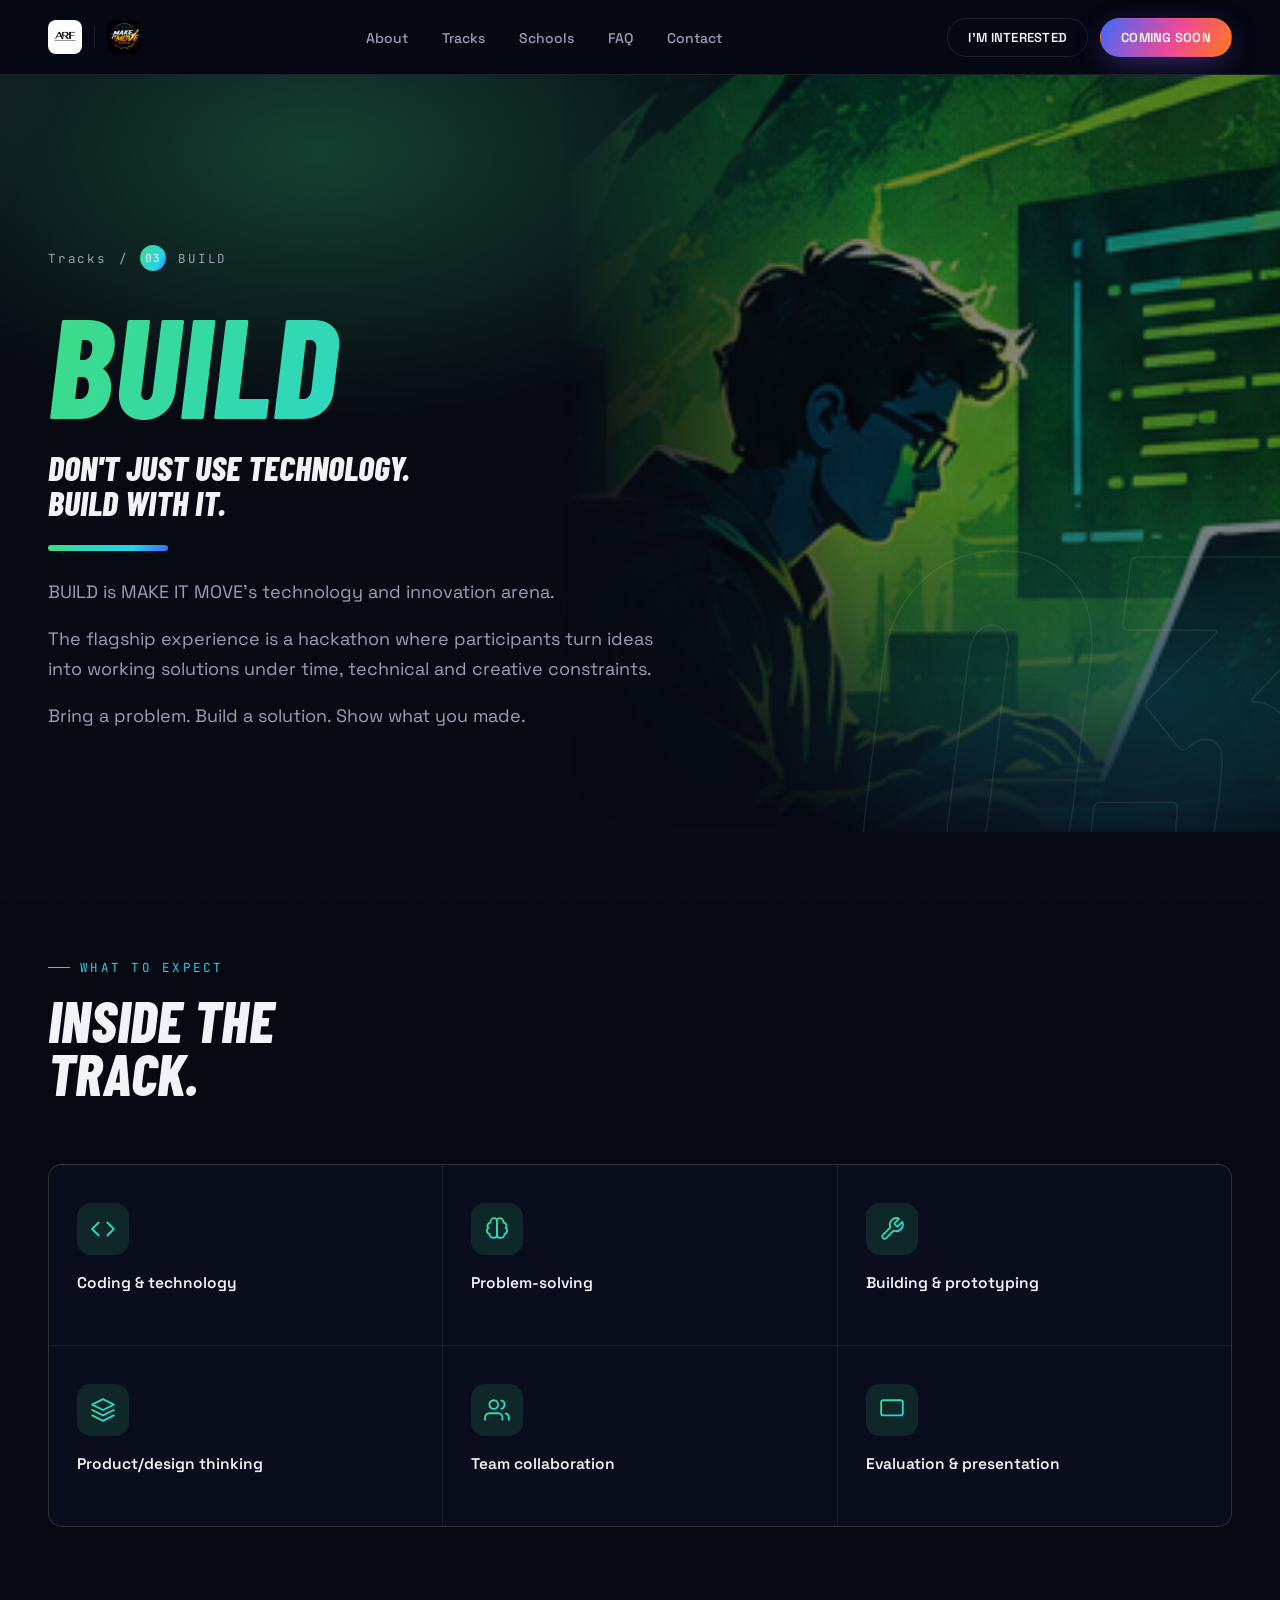
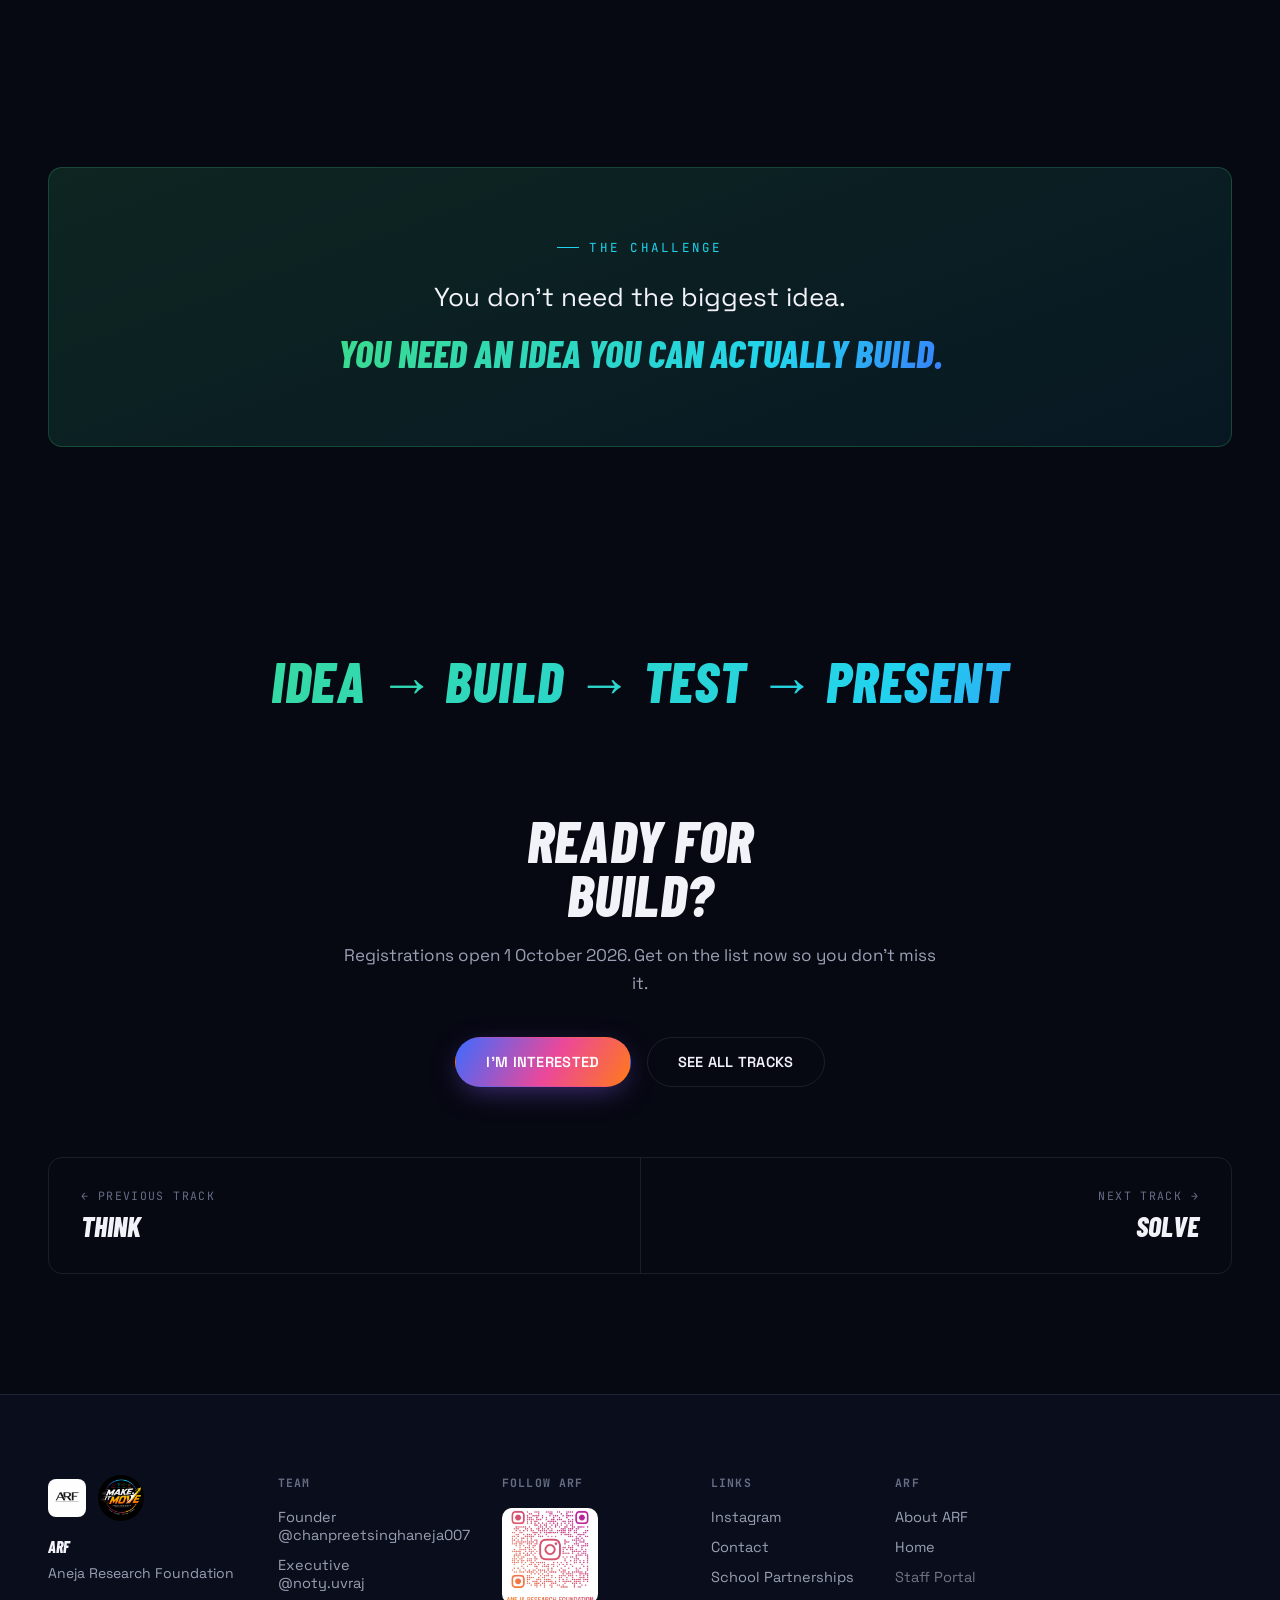
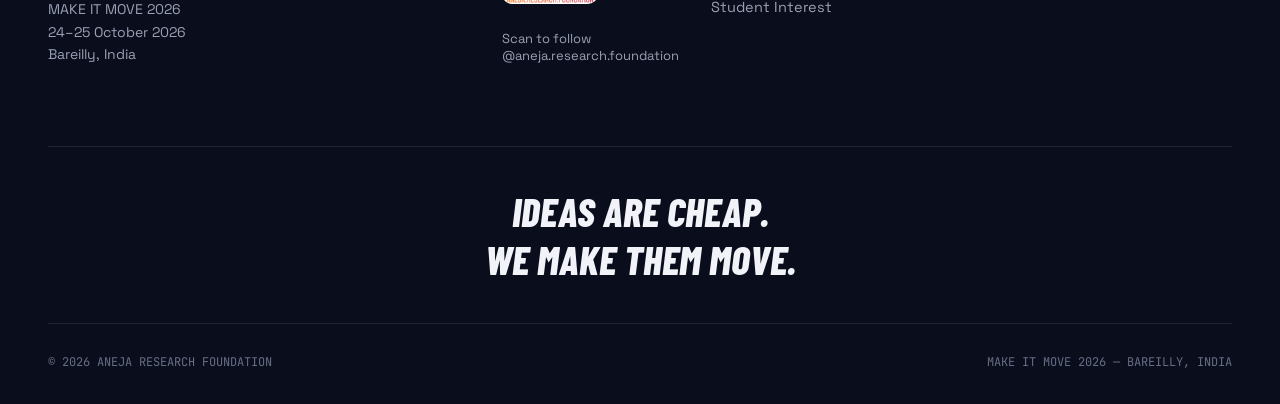
<file: build.html>
<!DOCTYPE html>
<html lang="en">
<head>
<meta charset="UTF-8">
<meta name="viewport" content="width=device-width, initial-scale=1.0">
<title>BUILD | MAKE IT MOVE 2026</title>
<meta name="description" content="BUILD — one of the four tracks of MAKE IT MOVE 2026, Bareilly's youth talent & innovation festival.">
<meta property="og:title" content="BUILD | MAKE IT MOVE 2026">
<meta property="og:description" content="BUILD is MAKE IT MOVE's technology and innovation arena.">
<meta property="og:type" content="website">
<meta property="og:image" content="images/logo.jpeg">
<link rel="stylesheet" href="mim-style.css?v=7">
</head>
<body class="track-build-page">

<!-- ================= NAV ================= -->
<nav class="navbar">
  <div class="wrap">
    <a href="index.html" class="nav-brand">
      <img src="images/logo.jpeg" alt="ARF — Aneja Research Foundation logo">
      <div class="divider"></div>
      <img src="images/mim-logo.png" alt="MAKE IT MOVE 2026 logo" class="mim-logo-mark">
    </a>

    <ul class="nav-links">
      <li><a href="make-it-move.html#about">About</a></li>
      <li><a href="make-it-move.html#tracks">Tracks</a></li>
      <li><a href="make-it-move.html#schools">Schools</a></li>
      <li><a href="make-it-move.html#faq">FAQ</a></li>
      <li><a href="make-it-move.html#contact">Contact</a></li>
    </ul>

    <div class="nav-cta">
      <a href="make-it-move.html#interest" class="btn btn-ghost btn-sm">I'M INTERESTED</a>
      <a href="make-it-move.html#interest" class="btn btn-primary btn-sm">COMING SOON</a>
      <button class="nav-toggle" id="navToggle" aria-label="Open menu">
        <span></span>
      </button>
    </div>
  </div>
</nav>

<div class="mobile-menu" id="mobileMenu">
  <a href="make-it-move.html#about" class="mob-link">About</a>
  <a href="make-it-move.html#tracks" class="mob-link">Tracks</a>
  <a href="make-it-move.html#schools" class="mob-link">Schools</a>
  <a href="make-it-move.html#faq" class="mob-link">FAQ</a>
  <a href="make-it-move.html#contact" class="mob-link">Contact</a>
  <div class="mob-cta">
    <a href="make-it-move.html#interest" class="btn btn-primary btn-block">I'M INTERESTED</a>
    <a href="make-it-move.html#interest" class="btn btn-ghost btn-block">COMING SOON</a>
  </div>
</div>

<!-- ================= TRACK HERO ================= -->
<section class="track-hero">
  <div class="track-hero-bg"></div>
  <div class="track-hero-art"></div>
  <div class="track-hero-sweep"></div>
  <div class="track-hero-num">03</div>
  <div class="wrap">
    <div class="track-hero-inner reveal in">
      <div class="track-crumb">
        <a href="make-it-move.html#tracks">Tracks</a>
        <span>/</span>
        <span class="num">03</span>
        <span>BUILD</span>
      </div>
      <h1>BUILD</h1>
      <p class="tagline">Don't just use technology.<br>Build with it.</p>
      <div class="track-brush"></div>
      <p class="lede">BUILD is MAKE IT MOVE's technology and innovation arena.</p>
            <p class="lede">The flagship experience is a hackathon where participants turn ideas into working solutions under time, technical and creative constraints.</p>
            <p class="lede">Bring a problem. Build a solution. Show what you made.</p>
    </div>
  </div>
</section>

<!-- ================= WHAT TO EXPECT ================= -->
<section>
  <div class="wrap">
    <div class="section-head reveal">
      <span class="eyebrow">WHAT TO EXPECT</span>
      <h2>INSIDE THE<br>TRACK.</h2>
    </div>
    <div class="expect-grid reveal">
      <div class="expect-card">
        <div class="expect-icon">
          <svg viewBox="0 0 24 24" fill="none" stroke-width="1.7" stroke-linecap="round" stroke-linejoin="round" stroke="url(#grad-build-icon)"><polyline points="16 18 22 12 16 6"></polyline><polyline points="8 6 2 12 8 18"></polyline></svg>
        </div>
        <p>Coding & technology</p>
      </div>
      <div class="expect-card">
        <div class="expect-icon">
          <svg viewBox="0 0 24 24" fill="none" stroke-width="1.7" stroke-linecap="round" stroke-linejoin="round" stroke="url(#grad-build-icon)"><path d="M9.5 2a3.5 3.5 0 0 0-3.5 3.5V6a3 3 0 0 0-2 5 3 3 0 0 0 1 5.5A3.5 3.5 0 0 0 9.5 20a2.5 2.5 0 0 0 2.5-2.5v-13A2.5 2.5 0 0 0 9.5 2z"></path><path d="M14.5 2a3.5 3.5 0 0 1 3.5 3.5V6a3 3 0 0 1 2 5 3 3 0 0 1-1 5.5 3.5 3.5 0 0 1-4.5 3.5 2.5 2.5 0 0 1-2.5-2.5v-13A2.5 2.5 0 0 1 14.5 2z"></path></svg>
        </div>
        <p>Problem-solving</p>
      </div>
      <div class="expect-card">
        <div class="expect-icon">
          <svg viewBox="0 0 24 24" fill="none" stroke-width="1.7" stroke-linecap="round" stroke-linejoin="round" stroke="url(#grad-build-icon)"><path d="M14.7 6.3a1 1 0 0 0 0 1.4l1.6 1.6a1 1 0 0 0 1.4 0l3.77-3.77a6 6 0 0 1-7.94 7.94l-6.91 6.91a2.12 2.12 0 0 1-3-3l6.91-6.91a6 6 0 0 1 7.94-7.94l-3.76 3.76z"></path></svg>
        </div>
        <p>Building & prototyping</p>
      </div>
      <div class="expect-card">
        <div class="expect-icon">
          <svg viewBox="0 0 24 24" fill="none" stroke-width="1.7" stroke-linecap="round" stroke-linejoin="round" stroke="url(#grad-build-icon)"><polygon points="12 2 2 7 12 12 22 7 12 2"></polygon><polyline points="2 17 12 22 22 17"></polyline><polyline points="2 12 12 17 22 12"></polyline></svg>
        </div>
        <p>Product/design thinking</p>
      </div>
      <div class="expect-card">
        <div class="expect-icon">
          <svg viewBox="0 0 24 24" fill="none" stroke-width="1.7" stroke-linecap="round" stroke-linejoin="round" stroke="url(#grad-build-icon)"><path d="M17 21v-2a4 4 0 0 0-4-4H5a4 4 0 0 0-4 4v2"></path><circle cx="9" cy="7" r="4"></circle><path d="M23 21v-2a4 4 0 0 0-3-3.87"></path><path d="M16 3.13a4 4 0 0 1 0 7.75"></path></svg>
        </div>
        <p>Team collaboration</p>
      </div>
      <div class="expect-card">
        <div class="expect-icon">
          <svg viewBox="0 0 24 24" fill="none" stroke-width="1.7" stroke-linecap="round" stroke-linejoin="round" stroke="url(#grad-build-icon)"><rect x="2" y="3" width="20" height="14" rx="2" ry="2"></rect><line x1="8" y1="21" x2="16" y2="21"></line><line x1="12" y1="17" x2="12" y2="21"></line></svg>
        </div>
        <p>Evaluation & presentation</p>
      </div>
    </div>
  </div>
</section>

<!-- ================= CALLOUT ================= -->
<section>
  <div class="wrap">
    <div class="callout-banner reveal">
      <span class="eyebrow">THE CHALLENGE</span>
      <p>You don't need the biggest idea.<strong>You need an idea you can actually build.</strong></p>
    </div>
  </div>
</section>

<!-- ================= MANTRA ================= -->
<section style="padding:60px 0;">
  <div class="wrap">
    <div class="mantra-strip reveal">IDEA → BUILD → TEST → PRESENT</div>
  </div>
</section>

<!-- ================= CTA ================= -->
<section style="padding-top:0;">
  <div class="wrap">
    <div class="section-head center reveal" style="margin-bottom:40px;">
      <h2>READY FOR<br>BUILD?</h2>
      <p class="center">Registrations open 1 October 2026. Get on the list now so you don't miss it.</p>
    </div>
    <div style="display:flex;justify-content:center;gap:16px;flex-wrap:wrap;margin-bottom:70px;">
      <a href="make-it-move.html#interest" class="btn btn-primary">I'M INTERESTED</a>
      <a href="make-it-move.html#tracks" class="btn btn-ghost">SEE ALL TRACKS</a>
    </div>

    <div class="track-switch reveal">
      <a href="think.html" class="prev">
        <span class="switch-label">← PREVIOUS TRACK</span>
        <span class="switch-name">THINK</span>
      </a>
      <a href="solve.html" class="next">
        <span class="switch-label">NEXT TRACK →</span>
        <span class="switch-name">SOLVE</span>
      </a>
    </div>
  </div>
</section>

<svg width="0" height="0" style="position:absolute">
  <defs>
    <linearGradient id="grad-build-icon" x1="0" y1="0" x2="1" y2="1">
      <stop offset="0%" stop-color="var(--green)"/>
      <stop offset="100%" stop-color="var(--cyan)"/>
    </linearGradient>
  </defs>
</svg>

<footer id="contact">
  <div class="wrap">
    <div class="footer-top">
      <div class="footer-brand">
        <div style="display:flex;align-items:center;gap:12px;margin-bottom:16px;">
          <img src="images/logo.jpeg" alt="ARF logo" style="height:38px;width:38px;border-radius:8px;object-fit:cover;margin-bottom:0;">
          <img src="images/mim-logo.png" alt="MAKE IT MOVE 2026 logo" style="height:46px;width:46px;border-radius:50%;object-fit:cover;margin-bottom:0;">
        </div>
        <h4>ARF</h4>
        <p>Aneja Research Foundation</p>
        <p style="margin-top:14px;">MAKE IT MOVE 2026<br>24–25 October 2026<br>Bareilly, India</p>
      </div>

      <div class="footer-col">
        <h5>Team</h5>
        <p>Founder<br><a href="https://instagram.com/chanpreetsinghaneja007" target="_blank" rel="noopener">@chanpreetsinghaneja007</a></p>
        <p>Executive<br><a href="https://instagram.com/noty.uvraj" target="_blank" rel="noopener">@noty.uvraj</a></p>
      </div>

      <div class="footer-col">
        <h5>Follow ARF</h5>
        <a href="https://instagram.com/aneja.research.foundation" target="_blank" rel="noopener" style="display:inline-block;">
          <img src="images/instagram-qr.png" alt="QR code to ARF Instagram — aneja.research.foundation" style="width:96px;height:96px;border-radius:10px;object-fit:cover;">
        </a>
        <p style="margin-top:10px;font-size:13px;">Scan to follow<br>@aneja.research.foundation</p>
      </div>

      <div class="footer-col">
        <h5>Links</h5>
        <a href="https://instagram.com/aneja.research.foundation" target="_blank" rel="noopener">Instagram</a>
        <a href="make-it-move.html#contact">Contact</a>
        <a href="make-it-move.html#schools">School Partnerships</a>
        <a href="make-it-move.html#interest">Student Interest</a>
      </div>

      <div class="footer-col">
        <h5>ARF</h5>
        <a href="index.html">About ARF</a>
        <a href="index.html">Home</a>
        <a href="staff.html" title="Authorised ARF Personnel Only" style="opacity:.7;">Staff Portal</a>
      </div>
    </div>

    <div class="footer-final">IDEAS ARE CHEAP.<br>WE MAKE THEM MOVE.</div>

    <div class="footer-bottom">
      <span>© 2026 ANEJA RESEARCH FOUNDATION</span>
      <span>MAKE IT MOVE 2026 — BAREILLY, INDIA</span>
    </div>
  </div>
</footer>

<script src="mim-script.js?v=2"></script>
</body>
</html>
</file>
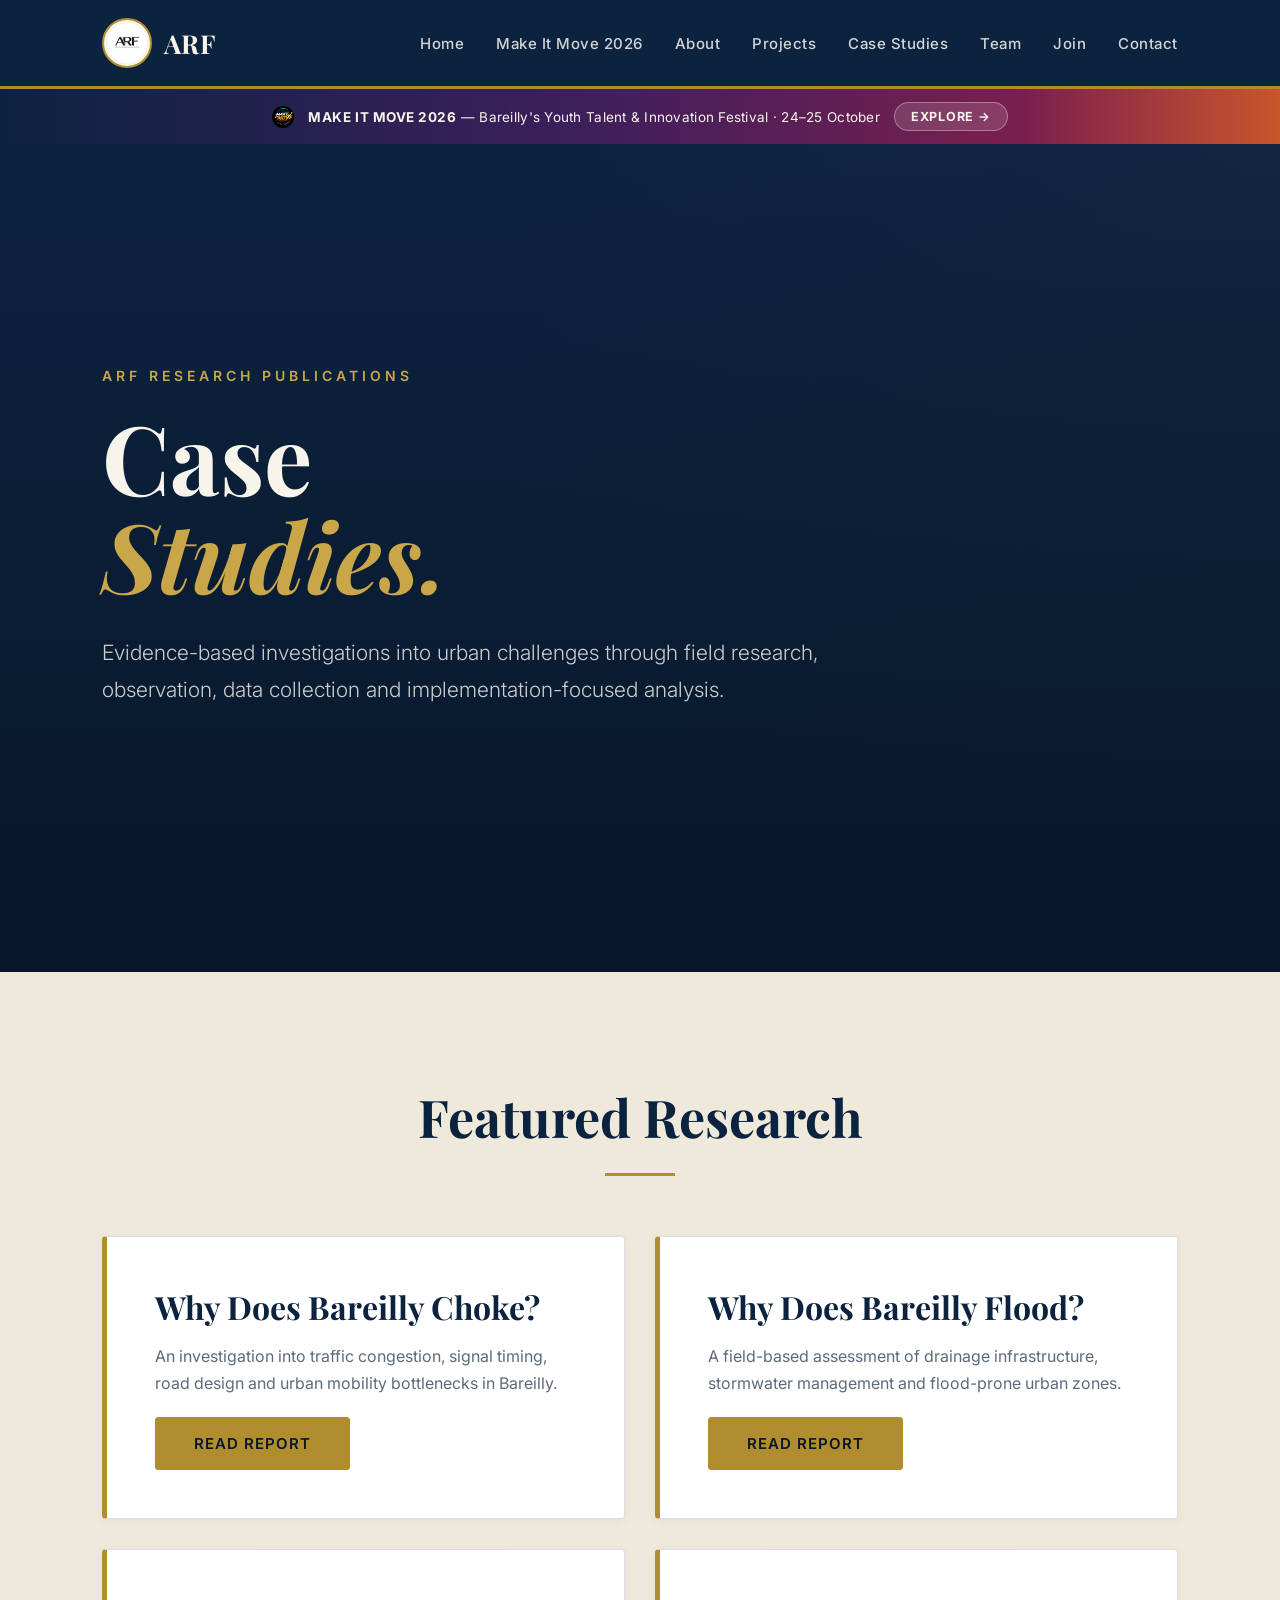
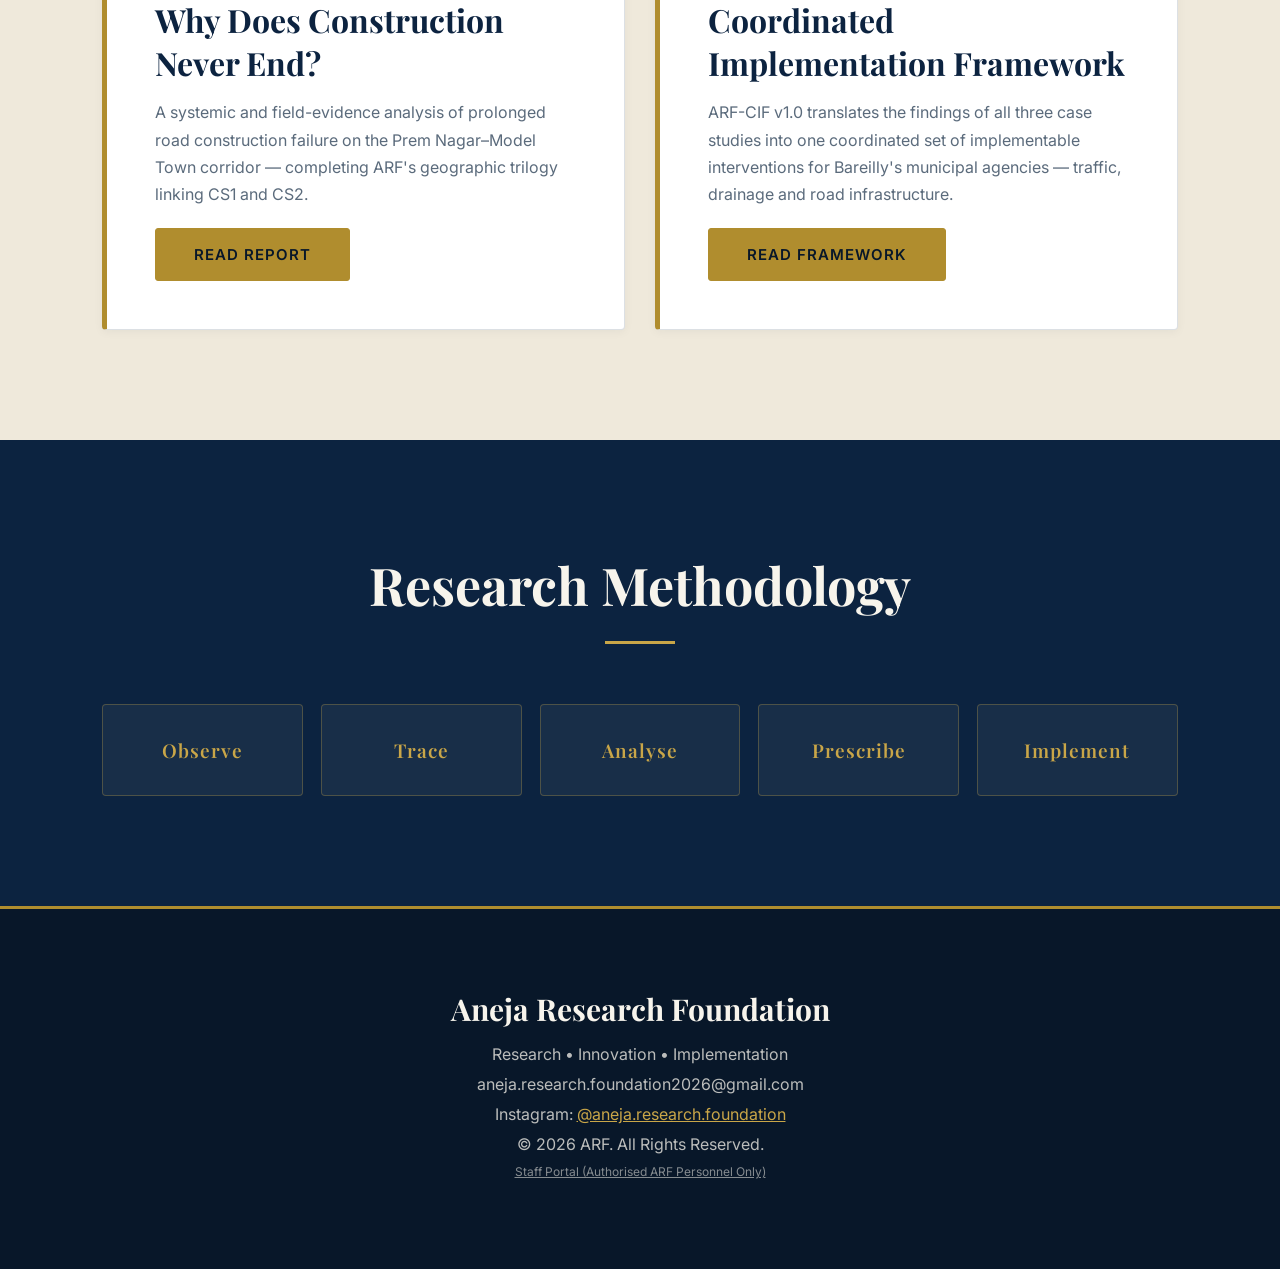
<file: case-studies.html>
<!DOCTYPE html>

<html lang="en">
<head>
<meta charset="UTF-8">
<meta name="viewport" content="width=device-width, initial-scale=1.0">
<title>Case Studies | ARF</title>
<link rel="stylesheet" href="style.css?v=3">
</head>

<body>

<nav class="navbar">

<div class="logo">
<img src="images/logo.jpeg" alt="ARF Logo">
ARF
</div>

<ul>
<li><a href="index.html">Home</a></li>
<li><a href="make-it-move.html">Make It Move 2026</a></li>
<li><a href="about.html">About</a></li>
<li><a href="projects.html">Projects</a></li>
<li><a href="case-studies.html">Case Studies</a></li>
<li><a href="team.html">Team</a></li>
<li><a href="join.html">Join</a></li>
<li><a href="contact.html">Contact</a></li>
</ul>

</nav>

<a href="make-it-move.html" class="mim-banner">
<img src="images/mim-logo.png" alt="MAKE IT MOVE 2026 logo">
<span class="mim-banner-text"><strong>MAKE IT MOVE 2026</strong> — Bareilly's Youth Talent &amp; Innovation Festival · 24&ndash;25 October</span>
<span class="mim-banner-cta">Explore &rarr;</span>
</a>

<section class="hero">

<div class="hero-content">

<p class="tagline">ARF RESEARCH PUBLICATIONS</p>

<h1>
Case<br>
<span>Studies.</span>
</h1>

<p class="description">
Evidence-based investigations into urban challenges through field
research, observation, data collection and implementation-focused analysis.
</p>

</div>

</section>

<section class="cases">

<h2>Featured Research</h2>

<div class="case-grid">

<div class="case-card">

<h3>Why Does Bareilly Choke?</h3>

<p>
An investigation into traffic congestion, signal timing,
road design and urban mobility bottlenecks in Bareilly.
</p>

<br>

<a href="ARF-CS1-TRAFFIC-FINAL.pdf"
target="_blank"
class="btn gold-btn">
Read Report </a>

</div>

<div class="case-card">

<h3>Why Does Bareilly Flood?</h3>

<p>
A field-based assessment of drainage infrastructure,
stormwater management and flood-prone urban zones.
</p>

<br>

<a href="ARF-CS2-DRAINAGE.pdf"
target="_blank"
class="btn gold-btn">
Read Report </a>

</div>

<div class="case-card">

<h3>Why Does Construction Never End?</h3>

<p>
A systemic and field-evidence analysis of prolonged road
construction failure on the Prem Nagar–Model Town corridor —
completing ARF's geographic trilogy linking CS1 and CS2.
</p>

<br>

<a href="ARF-CS3-CONSTRUCTION.pdf"
target="_blank"
class="btn gold-btn">
Read Report </a>

</div>

<div class="case-card">

<h3>Coordinated Implementation Framework</h3>

<p>
ARF-CIF v1.0 translates the findings of all three case studies
into one coordinated set of implementable interventions for
Bareilly's municipal agencies — traffic, drainage and
road infrastructure.
</p>

<br>

<a href="ARF-CIF-v1.0-2026.pdf"
target="_blank"
class="btn gold-btn">
Read Framework </a>

</div>

</div>

</section>

<section class="research">

<h2>Research Methodology</h2>

<div class="method-grid">

<div>Observe</div>
<div>Trace</div>
<div>Analyse</div>
<div>Prescribe</div>
<div>Implement</div>

</div>

</section>

<footer>

<h3>Aneja Research Foundation</h3>

<p>Research • Innovation • Implementation</p>

<p>aneja.research.foundation2026@gmail.com</p>

<p>Instagram: <a href="https://instagram.com/aneja.research.foundation" target="_blank" rel="noopener" style="color:var(--gold-bright);">@aneja.research.foundation</a></p>

<p>© 2026 ARF. All Rights Reserved.</p>

<p style="font-size:12px;"><a href="staff.html" style="color:inherit;opacity:.7;">Staff Portal (Authorised ARF Personnel Only)</a></p>

</footer>

</body>
</html>
</file>
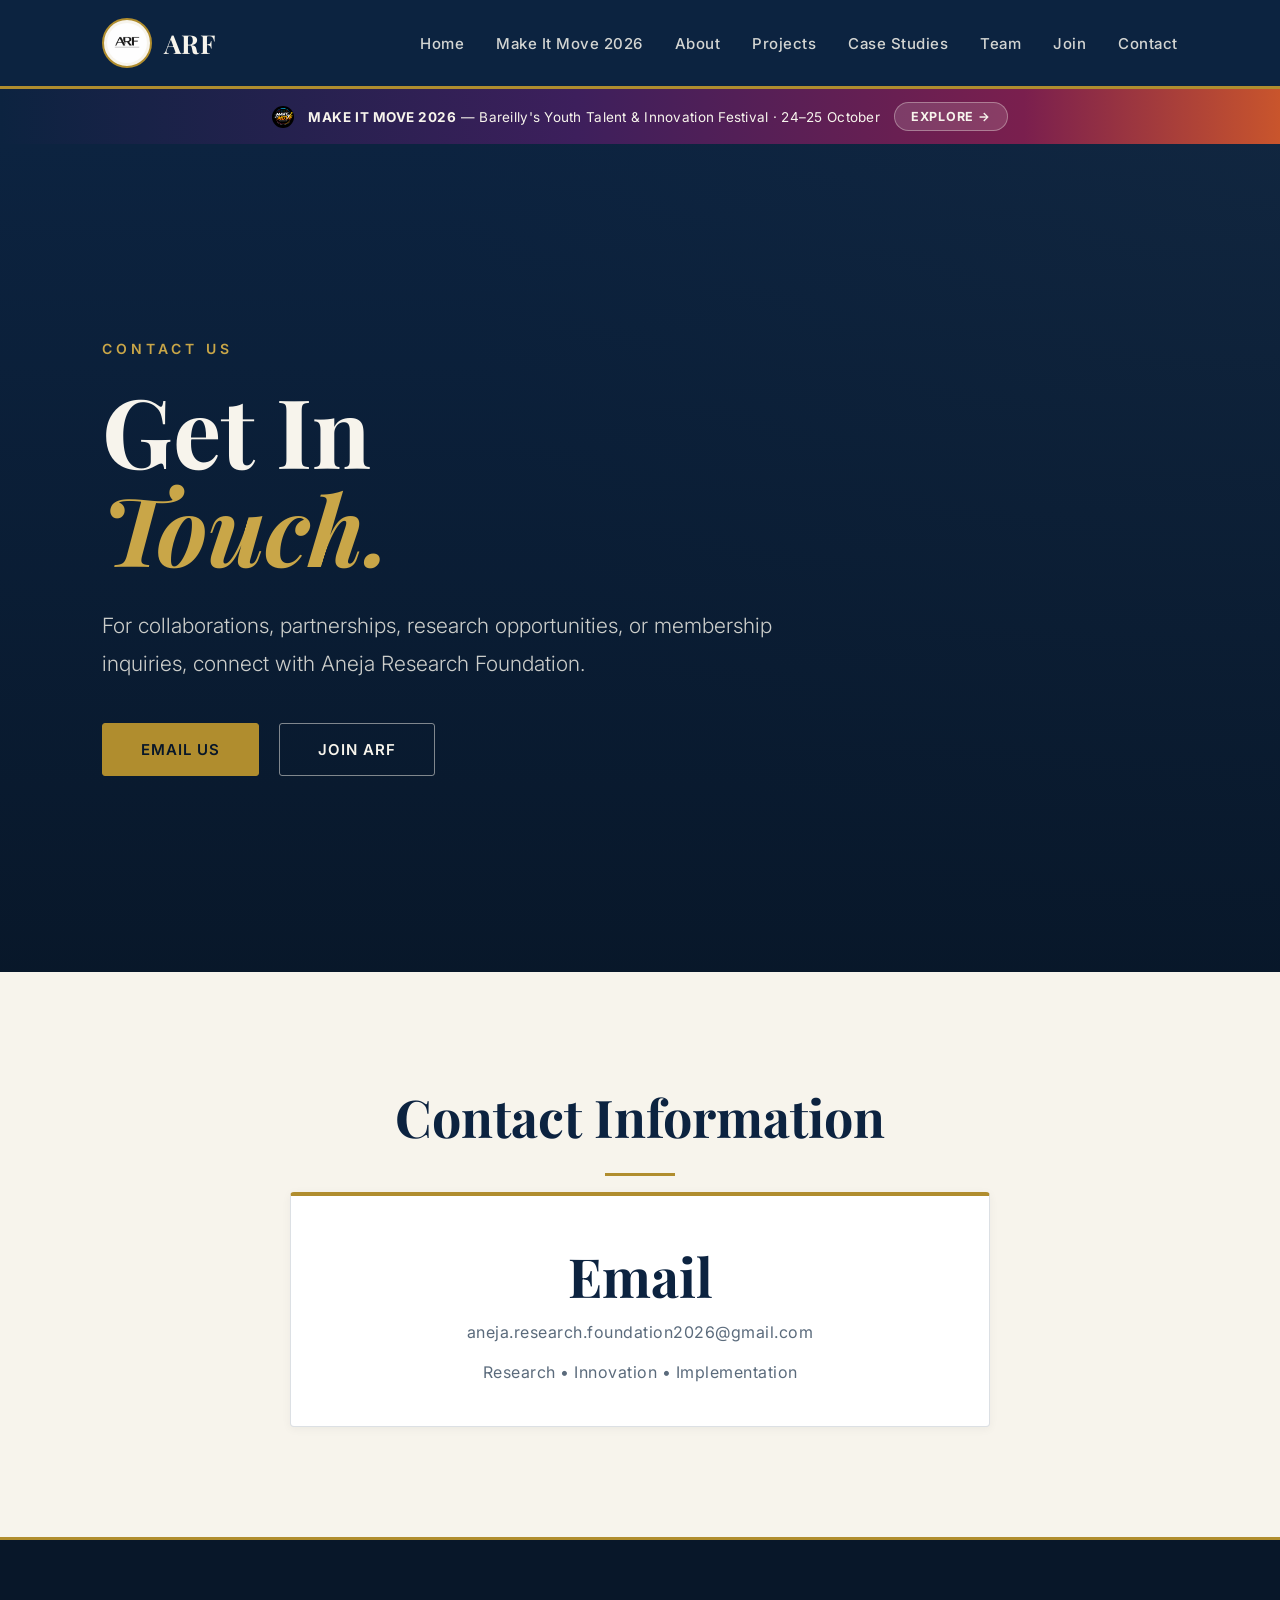
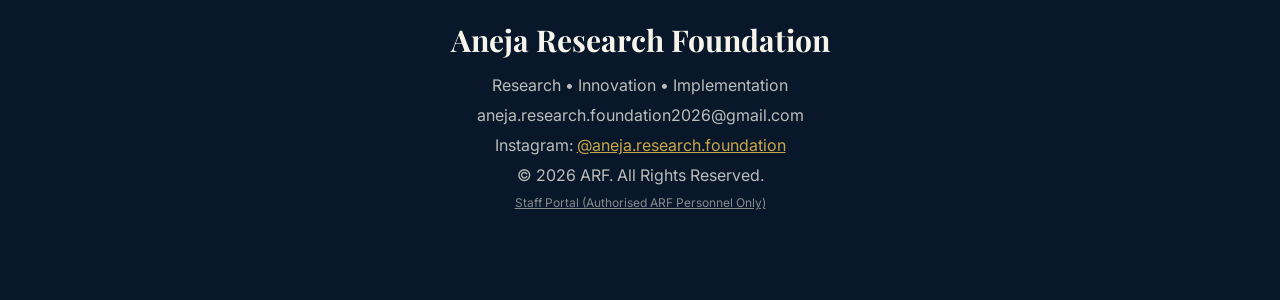
<file: contact.html>
<!DOCTYPE html>

<html lang="en">
<head>
<meta charset="UTF-8">
<meta name="viewport" content="width=device-width, initial-scale=1.0">
<title>Contact ARF</title>
<link rel="stylesheet" href="style.css?v=3">
</head>

<body>

<nav class="navbar">

<div class="logo">
<img src="images/logo.jpeg" alt="ARF Logo">
ARF
</div>

<ul>
<li><a href="index.html">Home</a></li>
<li><a href="make-it-move.html">Make It Move 2026</a></li>
<li><a href="about.html">About</a></li>
<li><a href="projects.html">Projects</a></li>
<li><a href="case-studies.html">Case Studies</a></li>
<li><a href="team.html">Team</a></li>
<li><a href="join.html">Join</a></li>
<li><a href="contact.html">Contact</a></li>
</ul>

</nav>

<a href="make-it-move.html" class="mim-banner">
<img src="images/mim-logo.png" alt="MAKE IT MOVE 2026 logo">
<span class="mim-banner-text"><strong>MAKE IT MOVE 2026</strong> — Bareilly's Youth Talent &amp; Innovation Festival · 24&ndash;25 October</span>
<span class="mim-banner-cta">Explore &rarr;</span>
</a>
<section class="hero">

<div class="hero-content">

<p class="tagline">CONTACT US</p>

<h1>
Get In<br>
<span>Touch.</span>
</h1>

<p class="description">
For collaborations, partnerships, research opportunities,
or membership inquiries, connect with Aneja Research Foundation.
</p>

<div class="hero-buttons">

<a href="mailto:aneja.research.foundation2026@gmail.com" class="btn gold-btn">
Email Us
</a>

<a href="https://forms.gle/KJdHTw7YrvJbord48" target="_blank" class="btn dark-btn">
Join ARF
</a>

</div>

</div>

</section>

<section class="impact">

<h2>Contact Information</h2>

<div class="card" style="max-width:700px;margin:auto;">

<h3>Email</h3>

<p>
aneja.research.foundation2026@gmail.com
</p>

<br>

<p>
Research • Innovation • Implementation
</p>

</div>

</section>

<footer>

<h3>Aneja Research Foundation</h3>

<p>Research • Innovation • Implementation</p>

<p>aneja.research.foundation2026@gmail.com</p>

<p>Instagram: <a href="https://instagram.com/aneja.research.foundation" target="_blank" rel="noopener" style="color:var(--gold-bright);">@aneja.research.foundation</a></p>

<p>© 2026 ARF. All Rights Reserved.</p>

<p style="font-size:12px;"><a href="staff.html" style="color:inherit;opacity:.7;">Staff Portal (Authorised ARF Personnel Only)</a></p>

</footer>

</body>
</html>
</file>
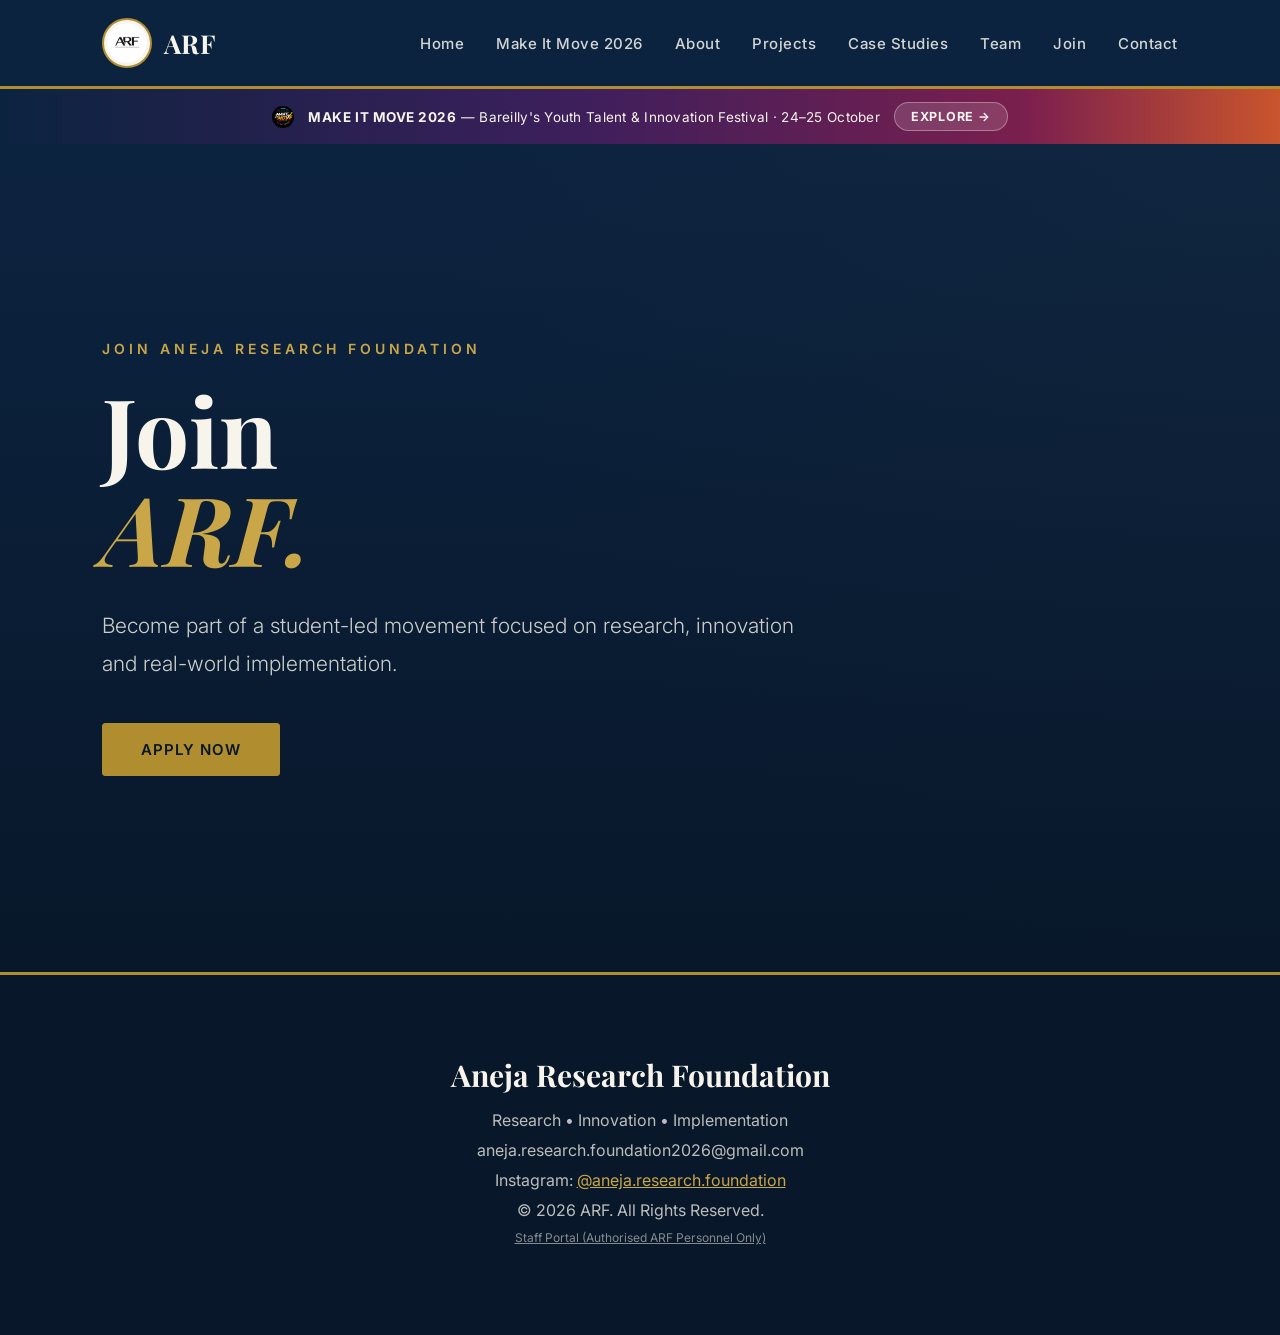
<file: join.html>
<!DOCTYPE html>
<html lang="en">
<head>
<meta charset="UTF-8">
<meta name="viewport" content="width=device-width, initial-scale=1.0">
<title>Join ARF</title>
<link rel="stylesheet" href="style.css?v=3">
</head>

<body>

<nav class="navbar">

<div class="logo">
<img src="images/logo.jpeg" alt="ARF Logo">
ARF
</div>

<ul>
<li><a href="index.html">Home</a></li>
<li><a href="make-it-move.html">Make It Move 2026</a></li>
<li><a href="about.html">About</a></li>
<li><a href="projects.html">Projects</a></li>
<li><a href="case-studies.html">Case Studies</a></li>
<li><a href="team.html">Team</a></li>
<li><a href="join.html">Join</a></li>
<li><a href="contact.html">Contact</a></li>
</ul>

</nav>

<a href="make-it-move.html" class="mim-banner">
<img src="images/mim-logo.png" alt="MAKE IT MOVE 2026 logo">
<span class="mim-banner-text"><strong>MAKE IT MOVE 2026</strong> — Bareilly's Youth Talent &amp; Innovation Festival · 24&ndash;25 October</span>
<span class="mim-banner-cta">Explore &rarr;</span>
</a>

<section class="hero">

<div class="hero-content">

<p class="tagline">
JOIN ANEJA RESEARCH FOUNDATION
</p>

<h1>
Join<br>
<span>ARF.</span>
</h1>

<p class="description">
Become part of a student-led movement focused on research,
innovation and real-world implementation.
</p>

<div class="hero-buttons">

<a href="https://forms.gle/KJdHTw7YrvJbord48"
target="_blank"
class="btn gold-btn">
Apply Now
</a>

</div>

</div>

</section>

<footer>

<h3>Aneja Research Foundation</h3>

<p>Research • Innovation • Implementation</p>

<p>aneja.research.foundation2026@gmail.com</p>

<p>Instagram: <a href="https://instagram.com/aneja.research.foundation" target="_blank" rel="noopener" style="color:var(--gold-bright);">@aneja.research.foundation</a></p>

<p>© 2026 ARF. All Rights Reserved.</p>

<p style="font-size:12px;"><a href="staff.html" style="color:inherit;opacity:.7;">Staff Portal (Authorised ARF Personnel Only)</a></p>

</footer>

</body>
</html>
</file>
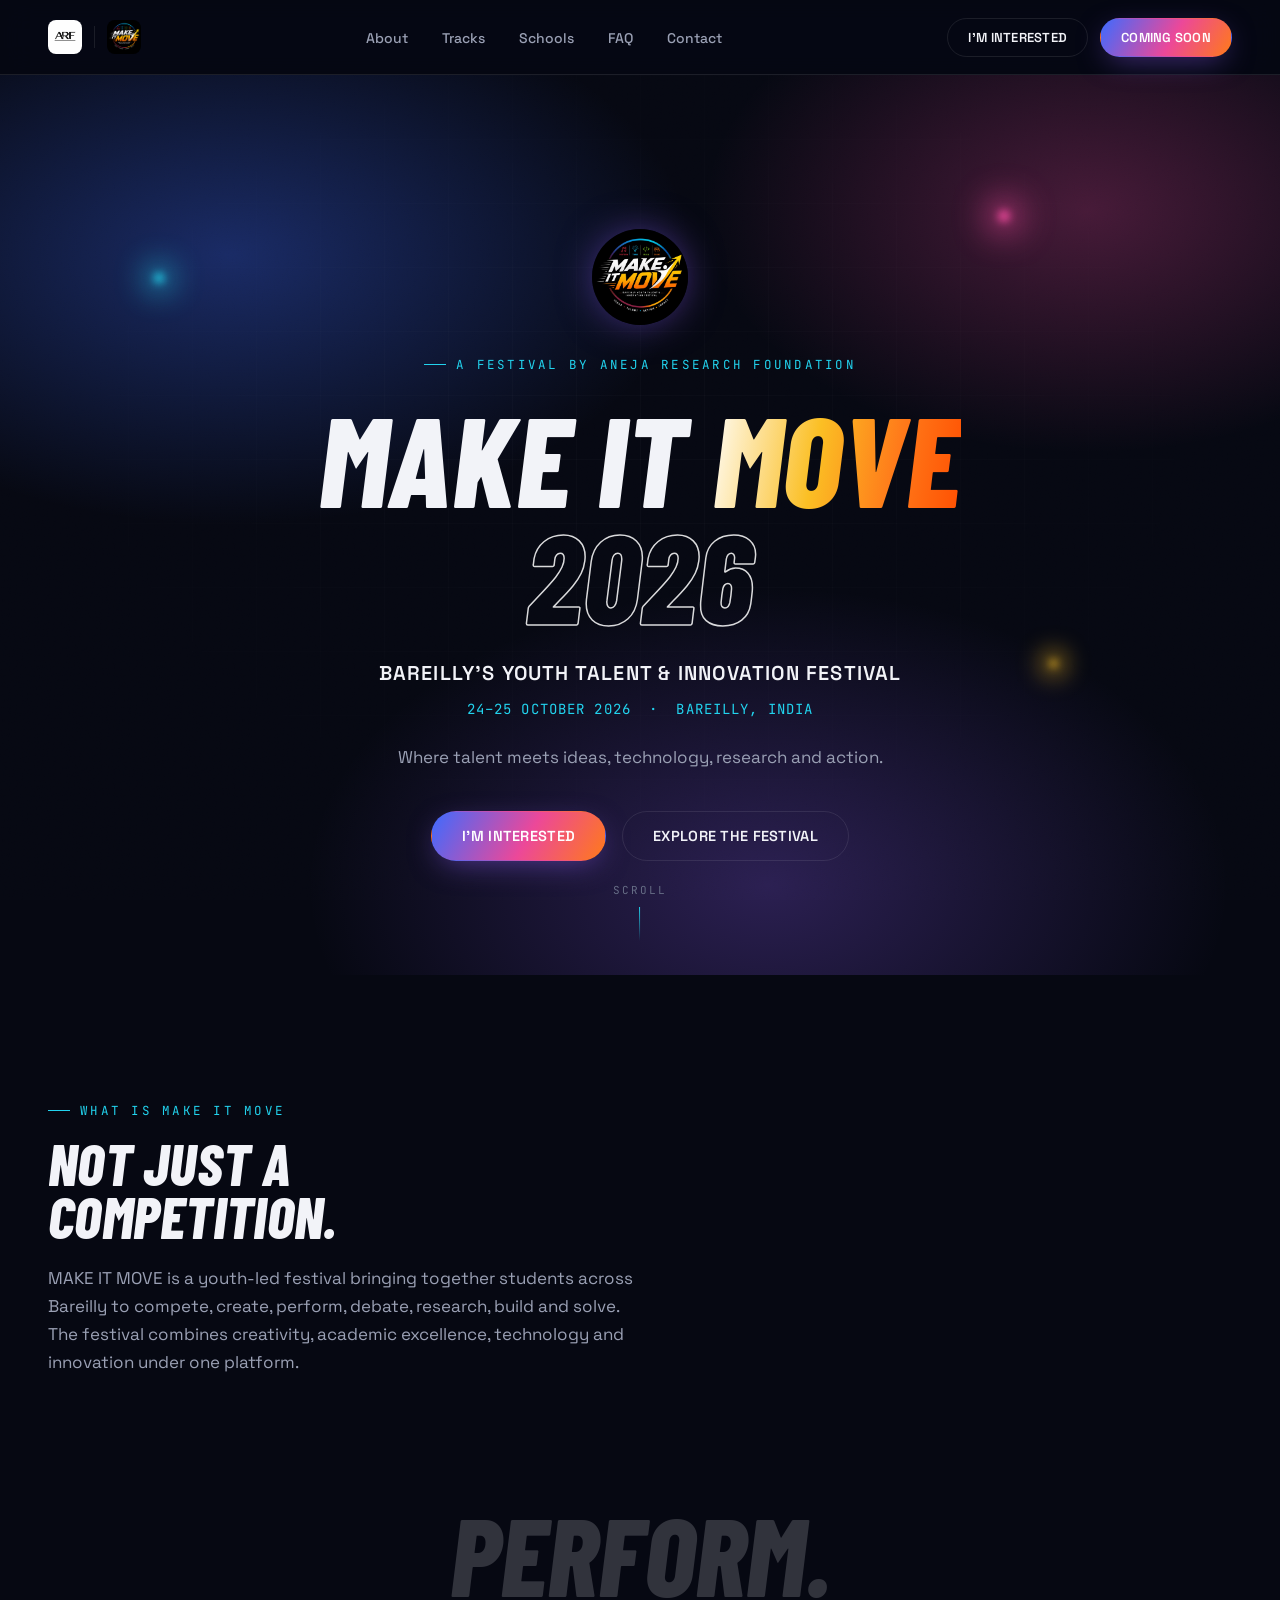
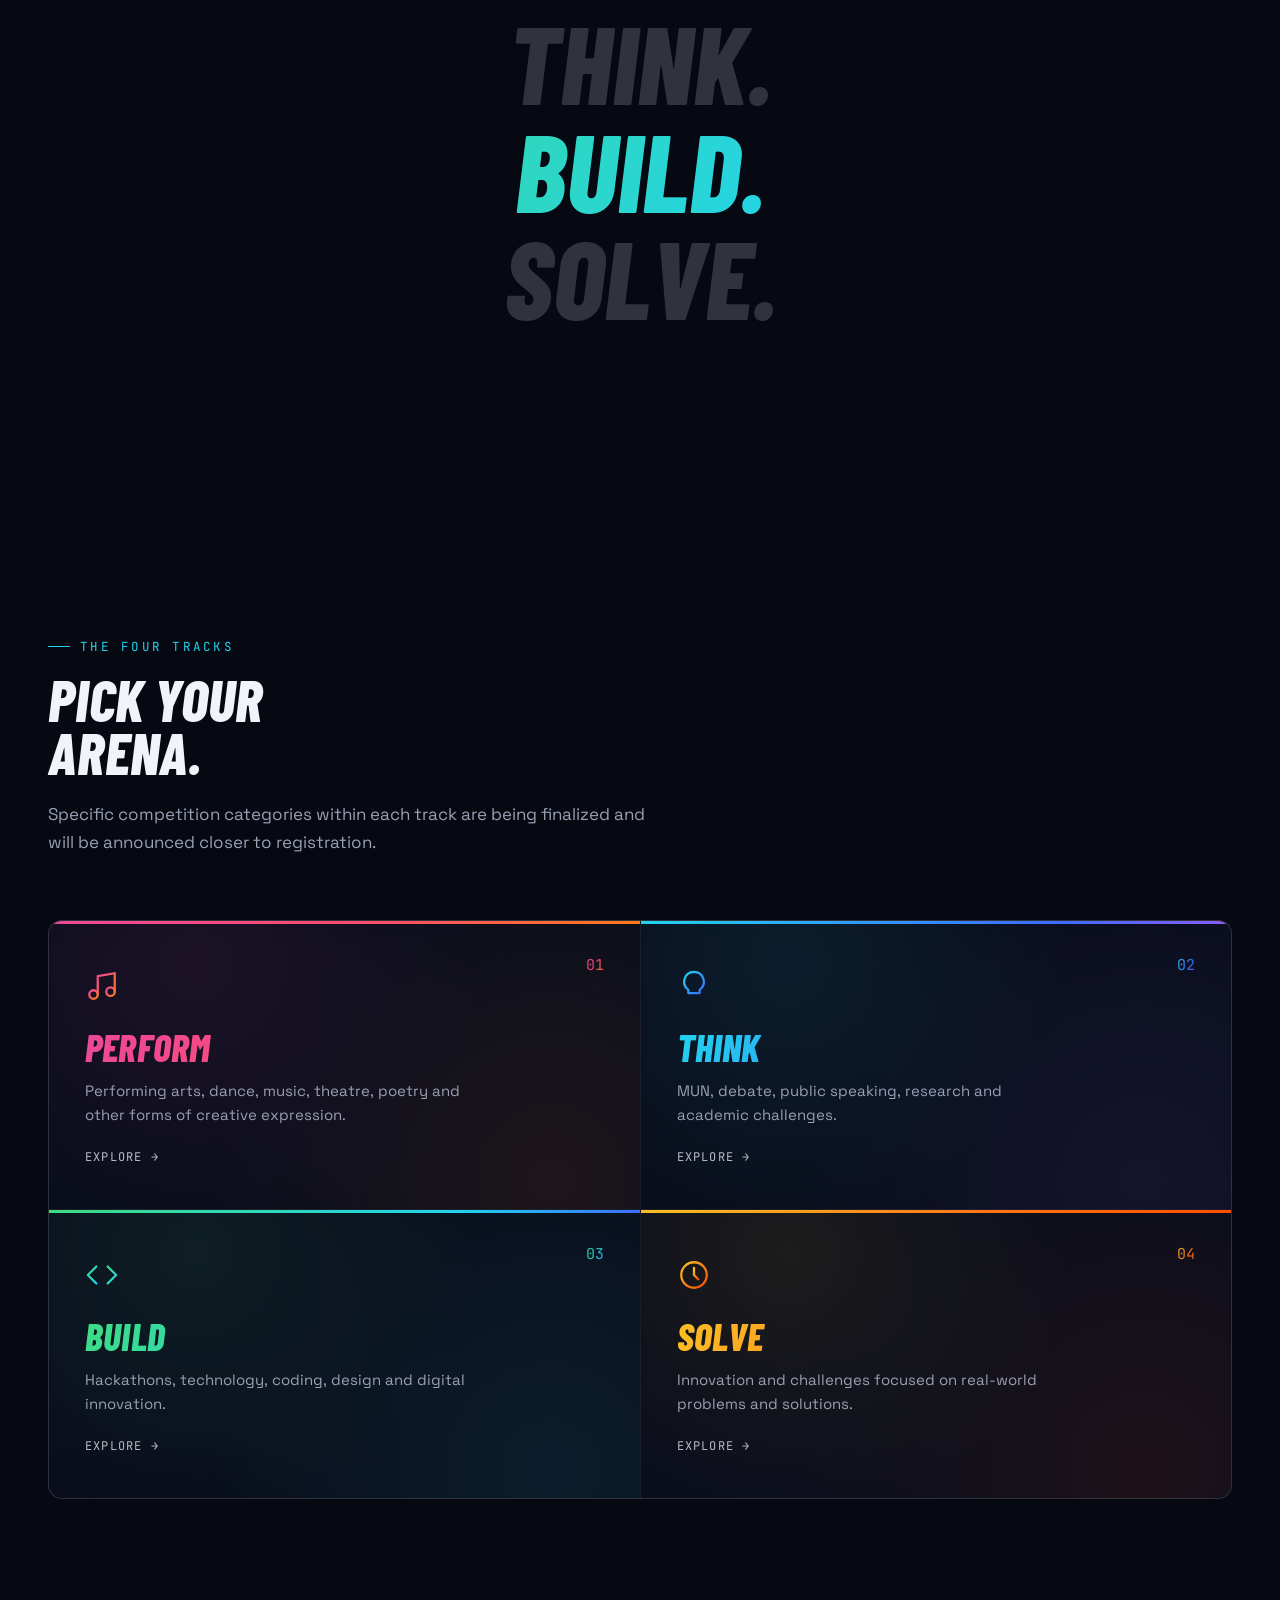
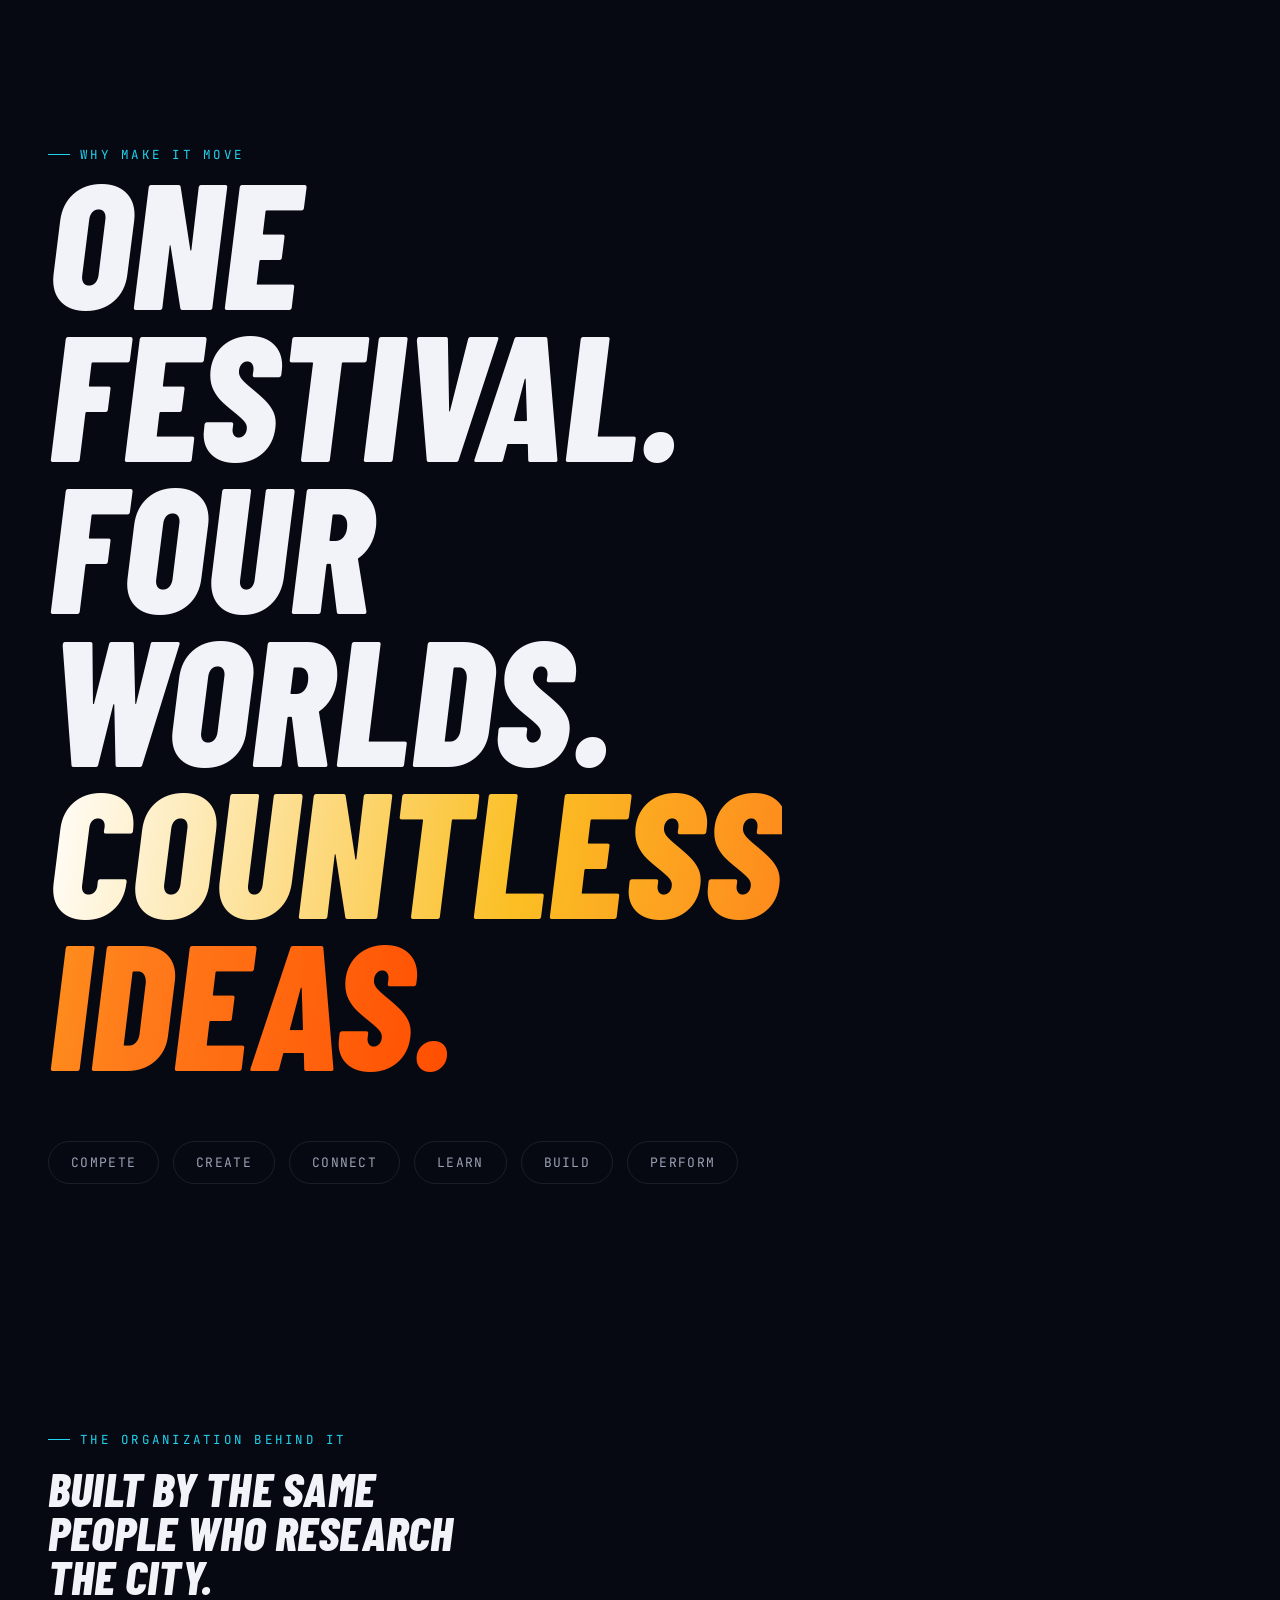
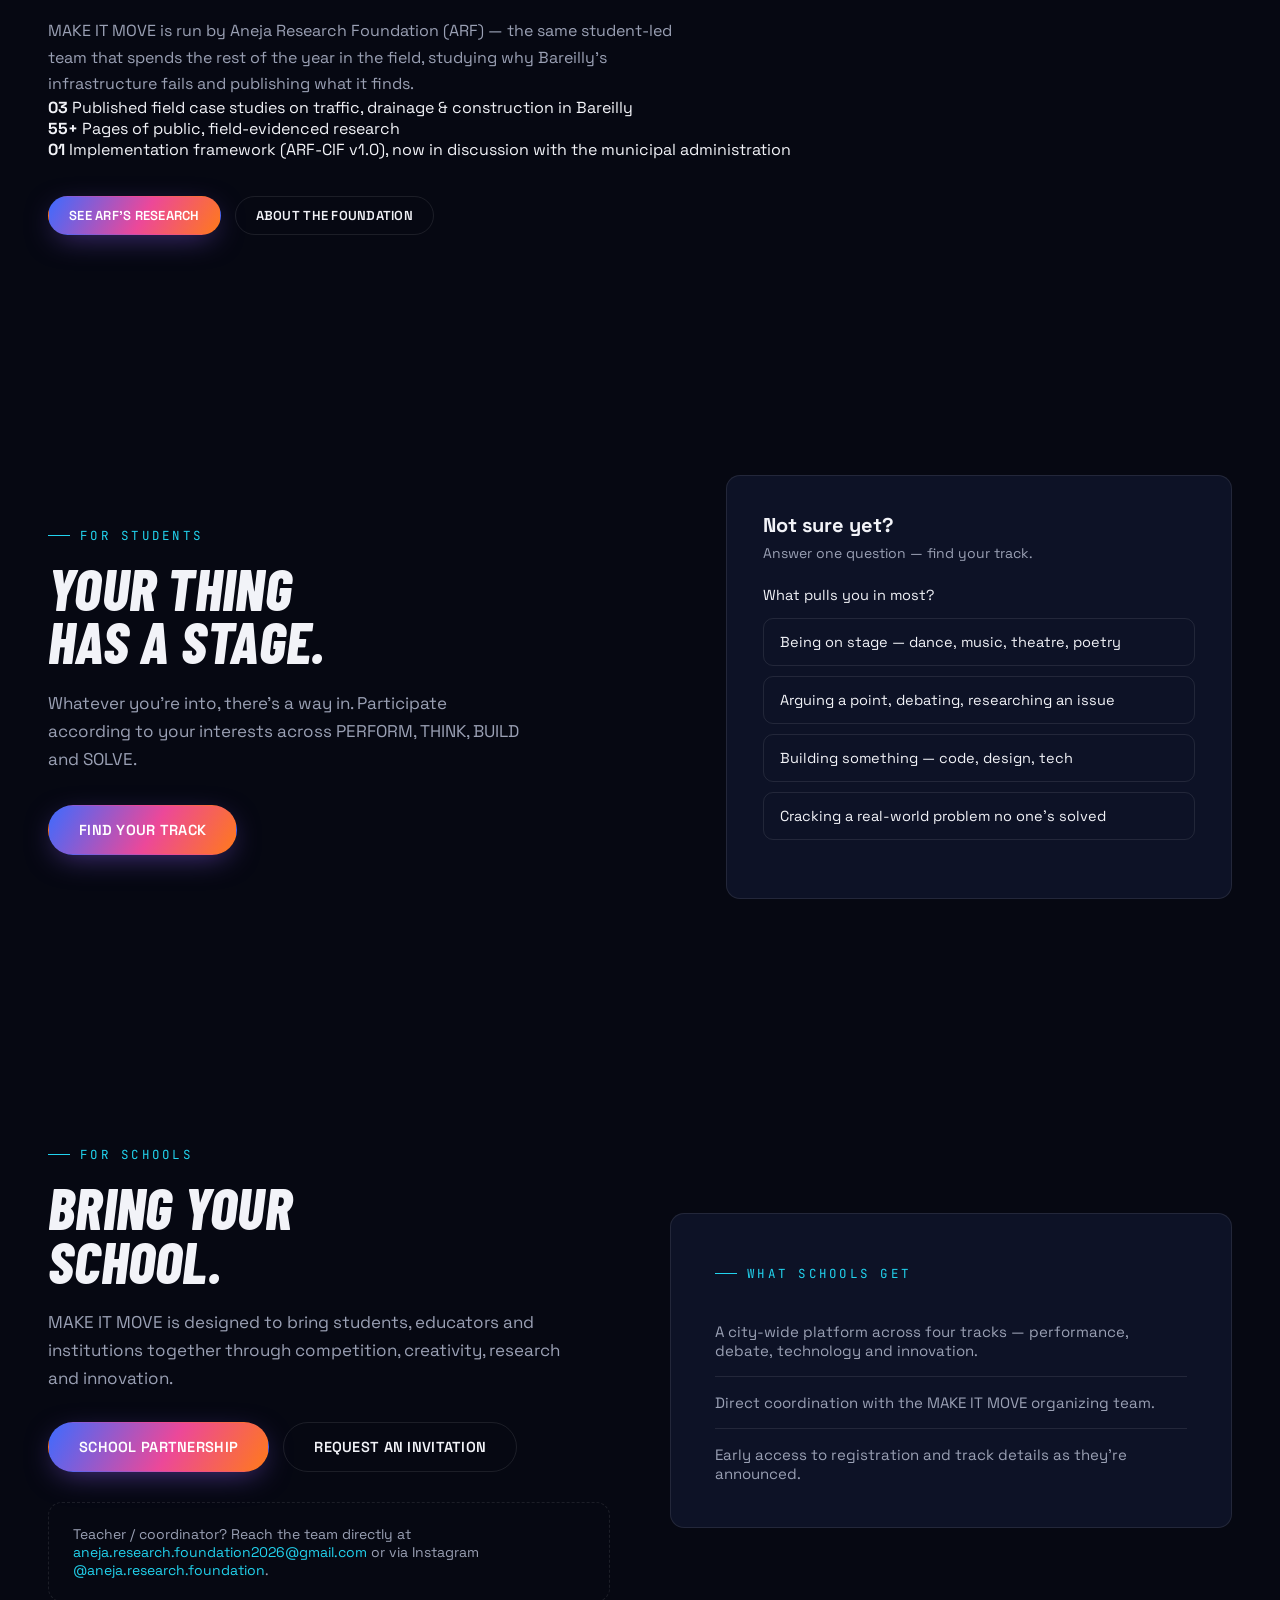
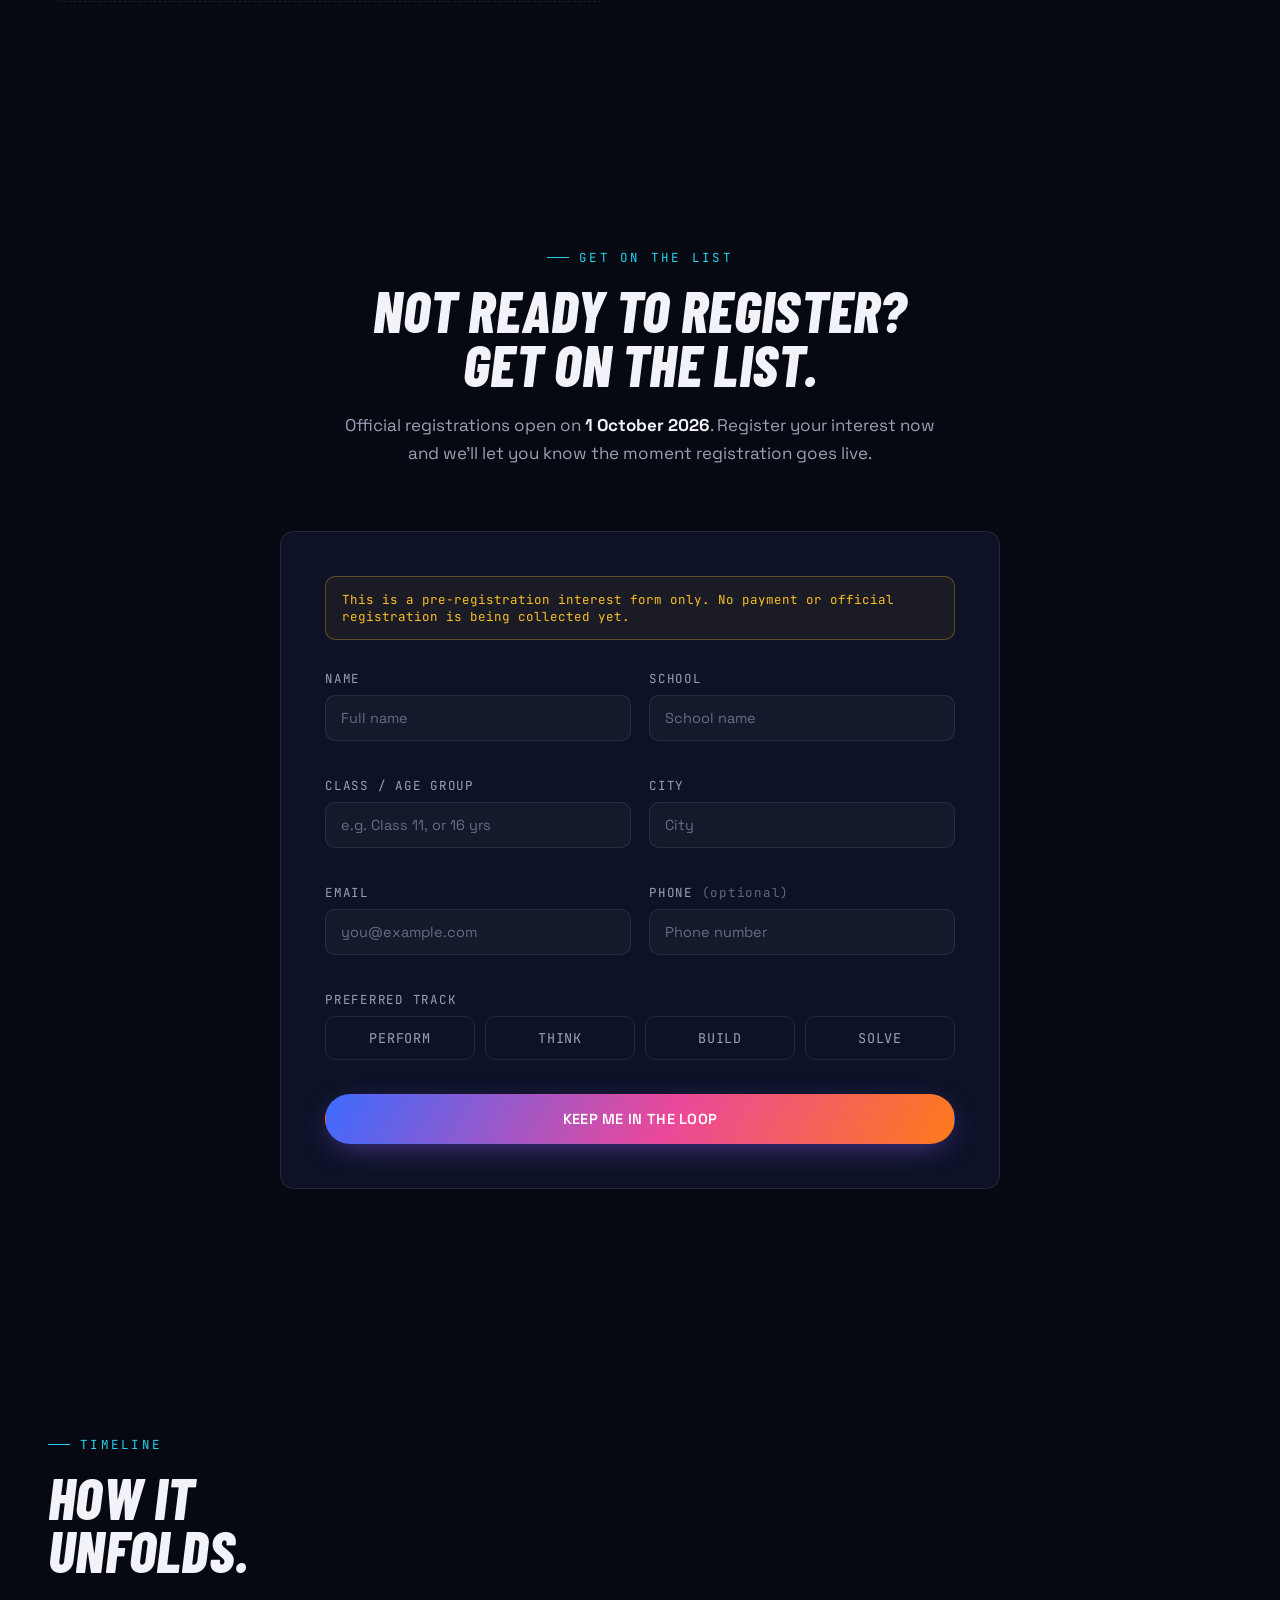
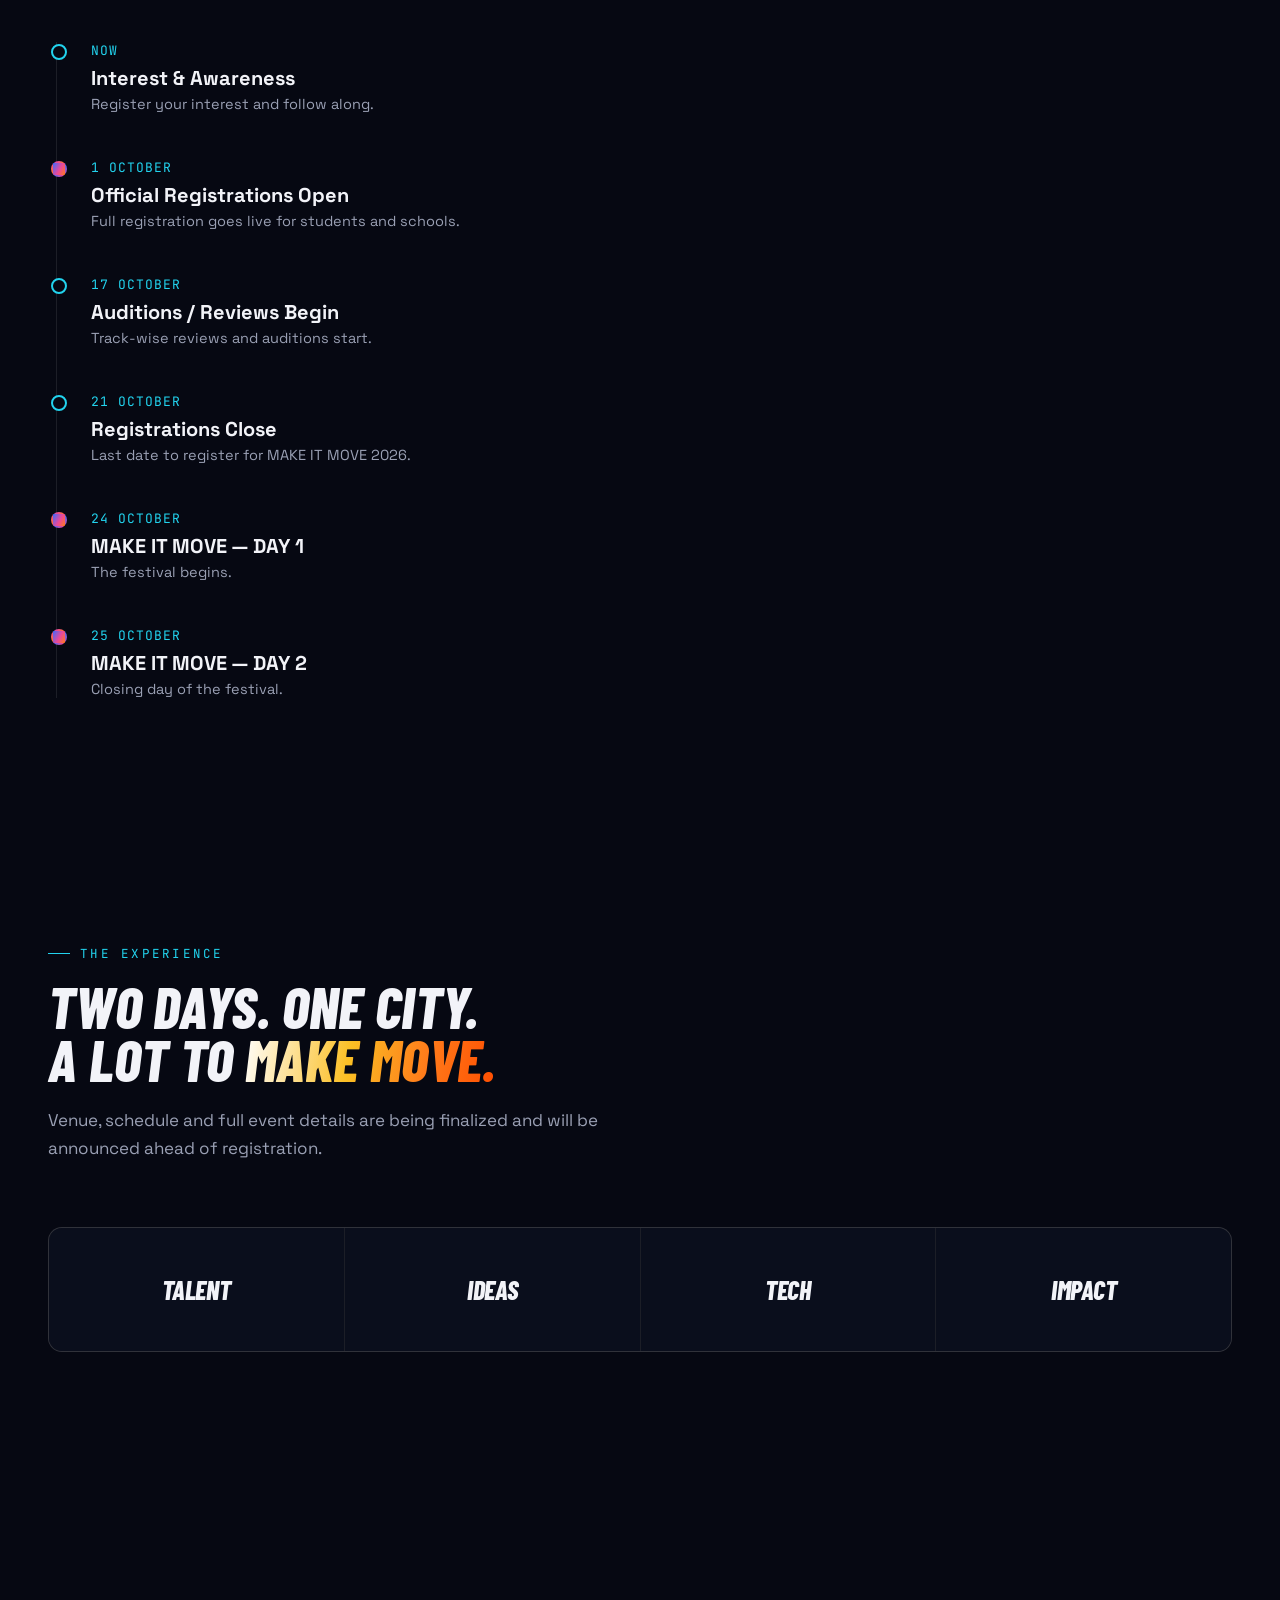
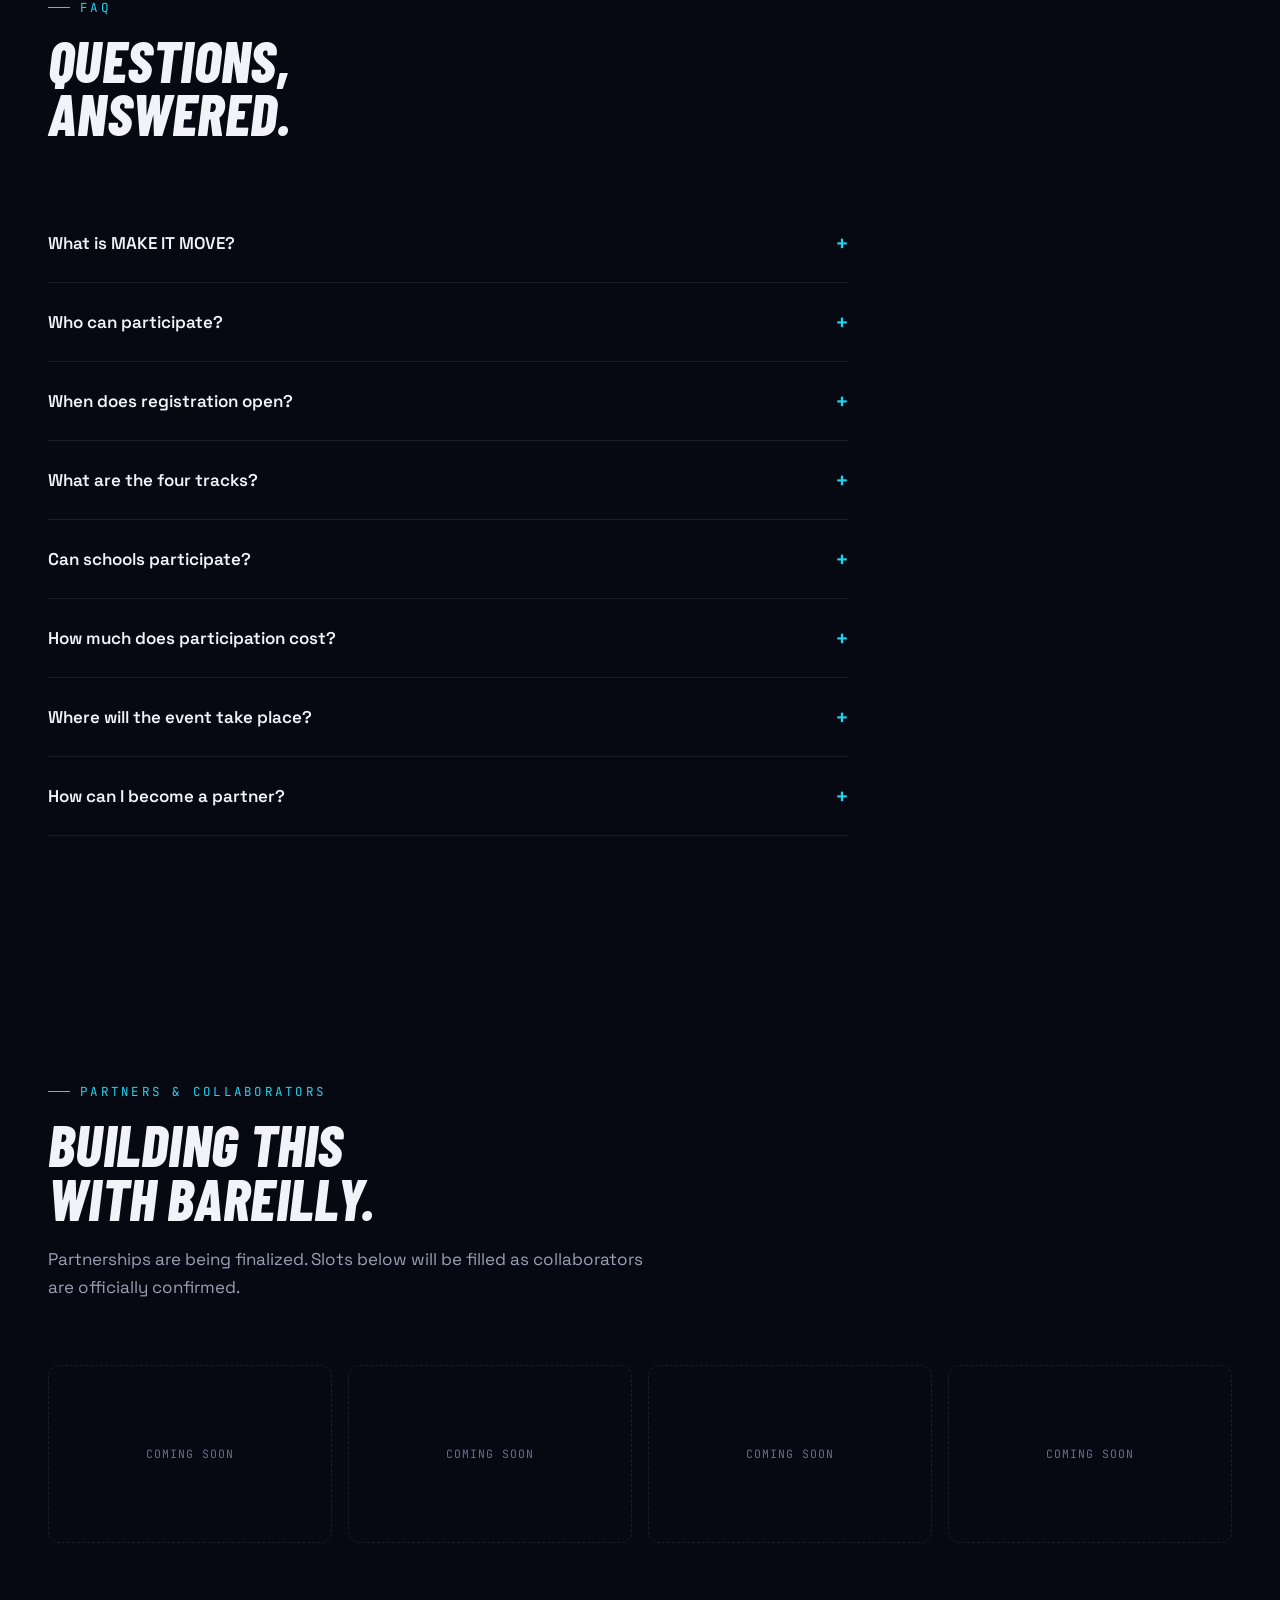
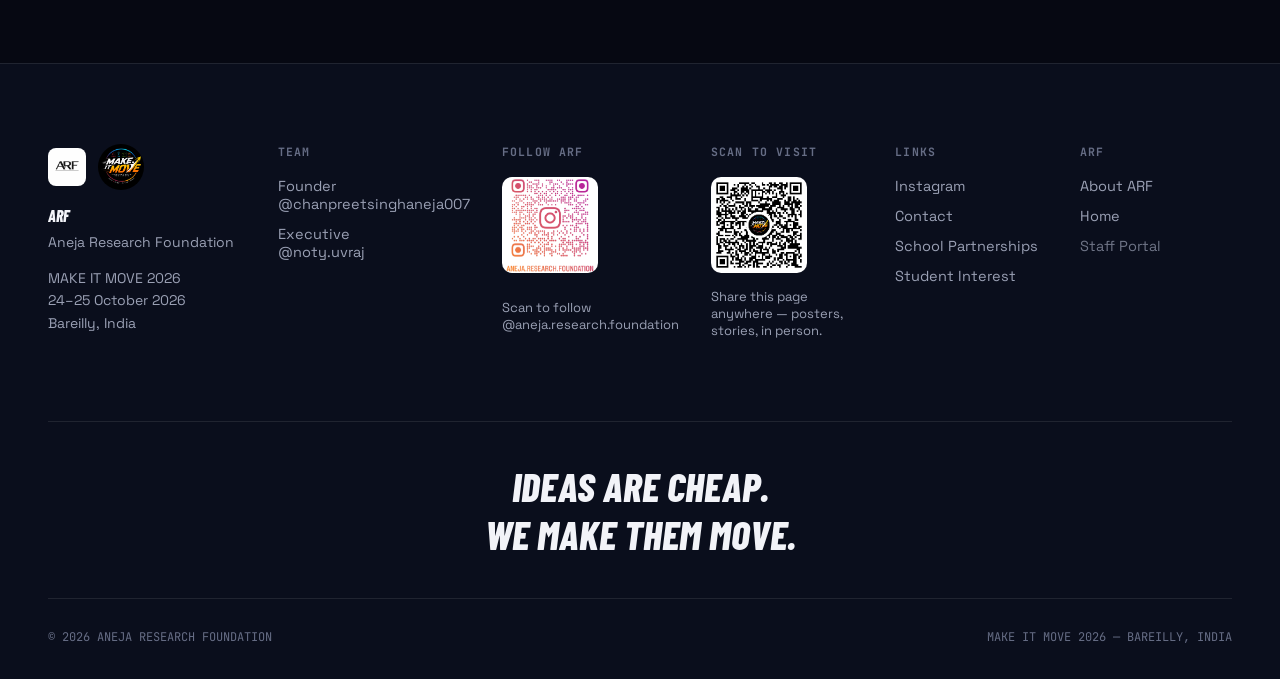
<file: make-it-move.html>
<!DOCTYPE html>
<html lang="en">
<head>
<meta charset="UTF-8">
<meta name="viewport" content="width=device-width, initial-scale=1.0">
<title>MAKE IT MOVE 2026 | Bareilly's Youth Talent &amp; Innovation Festival</title>
<meta name="description" content="MAKE IT MOVE 2026 — a youth-led festival in Bareilly bringing together talent, ideas, research, technology and innovation across four tracks: Perform, Think, Build, Solve. 24–25 October 2026.">

<!-- Open Graph -->
<meta property="og:title" content="MAKE IT MOVE 2026 — Bareilly's Youth Talent &amp; Innovation Festival">
<meta property="og:description" content="Where talent meets ideas, technology, research and action. 24–25 October 2026, Bareilly, India. By Aneja Research Foundation.">
<meta property="og:type" content="website">
<meta property="og:image" content="images/logo.jpeg">
<meta property="og:url" content="https://singhchanpreet802-source.github.io/arf-website/make-it-move.html">
<!-- Same content now also lives at the site root (index.html) as the
     temporary festival-season homepage — canonical points there so
     search engines index one, not both, as duplicates. -->
<link rel="canonical" href="https://singhchanpreet802-source.github.io/arf-website/">

<!-- Twitter -->
<meta name="twitter:card" content="summary_large_image">
<meta name="twitter:title" content="MAKE IT MOVE 2026">
<meta name="twitter:description" content="Bareilly's youth talent &amp; innovation festival. 24–25 October 2026.">
<meta name="twitter:image" content="images/logo.jpeg">

<link rel="stylesheet" href="mim-style.css?v=7">
</head>
<body>

<!-- ================= NAV ================= -->
<nav class="navbar">
  <div class="wrap">
    <a href="index.html" class="nav-brand">
      <img src="images/logo.jpeg" alt="ARF — Aneja Research Foundation logo">
      <div class="divider"></div>
      <img src="images/mim-logo.png" alt="MAKE IT MOVE 2026 logo" class="mim-logo-mark">
    </a>

    <ul class="nav-links">
      <li><a href="#about">About</a></li>
      <li><a href="#tracks">Tracks</a></li>
      <li><a href="#schools">Schools</a></li>
      <li><a href="#faq">FAQ</a></li>
      <li><a href="#contact">Contact</a></li>
    </ul>

    <div class="nav-cta">
      <a href="#interest" class="btn btn-ghost btn-sm">I'M INTERESTED</a>
      <a href="#interest" class="btn btn-primary btn-sm">COMING SOON</a>
      <button class="nav-toggle" id="navToggle" aria-label="Open menu">
        <span></span>
      </button>
    </div>
  </div>
</nav>

<div class="mobile-menu" id="mobileMenu">
  <a href="#about" class="mob-link">About</a>
  <a href="#tracks" class="mob-link">Tracks</a>
  <a href="#schools" class="mob-link">Schools</a>
  <a href="#faq" class="mob-link">FAQ</a>
  <a href="#contact" class="mob-link">Contact</a>
  <div class="mob-cta">
    <a href="#interest" class="btn btn-primary btn-block">I'M INTERESTED</a>
    <a href="#interest" class="btn btn-ghost btn-block">COMING SOON</a>
  </div>
</div>

<!-- ================= HERO ================= -->
<section class="hero">
  <div class="hero-bg"></div>
  <div class="hero-lines"></div>
  <div class="hero-orb orb-1"></div>
  <div class="hero-orb orb-2"></div>
  <div class="hero-orb orb-3"></div>

  <div class="wrap hero-content">
    <img src="images/mim-logo.png" alt="MAKE IT MOVE 2026 logo" class="hero-logo reveal in">
    <span class="eyebrow hero-eyebrow">A FESTIVAL BY ANEJA RESEARCH FOUNDATION</span>
    <h1>MAKE IT <span class="grad-text">MOVE</span><span class="line2">2026</span></h1>
    <p class="sub">Bareilly's Youth Talent &amp; Innovation Festival</p>
    <p class="datecity">24–25 OCTOBER 2026 &nbsp;·&nbsp; BAREILLY, INDIA</p>
    <p class="desc">Where talent meets ideas, technology, research and action.</p>
    <div class="hero-buttons">
      <a href="#interest" class="btn btn-primary">I'M INTERESTED</a>
      <a href="#about" class="btn btn-ghost">EXPLORE THE FESTIVAL</a>
    </div>
  </div>

  <div class="hero-scroll"><span>SCROLL</span><span class="bar"></span></div>
</section>

<!-- ================= ABOUT / WHAT IS MIM ================= -->
<section id="about">
  <div class="wrap">
    <div class="section-head reveal">
      <span class="eyebrow">WHAT IS MAKE IT MOVE</span>
      <h2>NOT JUST A<br>COMPETITION.</h2>
      <p>MAKE IT MOVE is a youth-led festival bringing together students across Bareilly to compete, create, perform, debate, research, build and solve. The festival combines creativity, academic excellence, technology and innovation under one platform.</p>
    </div>

    <div class="statement-block reveal">
      <div class="stack" id="statementStack">
        <span class="track-perform">PERFORM.</span>
        <span class="track-think">THINK.</span>
        <span class="track-build">BUILD.</span>
        <span class="track-solve">SOLVE.</span>
      </div>
    </div>
  </div>
</section>

<!-- ================= TRACKS ================= -->
<section id="tracks">
  <div class="wrap">
    <div class="section-head reveal">
      <span class="eyebrow">THE FOUR TRACKS</span>
      <h2>PICK YOUR<br>ARENA.</h2>
      <p>Specific competition categories within each track are being finalized and will be announced closer to registration.</p>
    </div>

    <div class="tracks-grid reveal">
      <a class="track-card track-perform" href="perform.html">
        <span class="track-num">01</span>
        <div class="track-icon">
          <svg viewBox="0 0 24 24" fill="none" stroke-width="1.6" stroke-linecap="round" stroke-linejoin="round">
            <defs><linearGradient id="grad-perform" x1="0" y1="0" x2="1" y2="1"><stop offset="0%" stop-color="var(--magenta)"/><stop offset="100%" stop-color="var(--orange)"/></linearGradient></defs>
            <path d="M9 18V5l12-2v13" stroke="url(#grad-perform)"></path><circle cx="6" cy="18" r="3" stroke="url(#grad-perform)"></circle><circle cx="18" cy="16" r="3" stroke="url(#grad-perform)"></circle>
          </svg>
        </div>
        <h3>PERFORM</h3>
        <p>Performing arts, dance, music, theatre, poetry and other forms of creative expression.</p>
        <span class="track-explore">EXPLORE →</span>
      </a>

      <a class="track-card track-think" href="think.html">
        <span class="track-num">02</span>
        <div class="track-icon">
          <svg viewBox="0 0 24 24" fill="none" stroke-width="1.6" stroke-linecap="round" stroke-linejoin="round">
            <defs><linearGradient id="grad-think" x1="0" y1="0" x2="1" y2="1"><stop offset="0%" stop-color="var(--cyan)"/><stop offset="100%" stop-color="var(--blue)"/></linearGradient></defs>
            <path d="M12 2a7 7 0 0 0-4 12.7V17h8v-2.3A7 7 0 0 0 12 2z" stroke="url(#grad-think)"></path><path d="M9 21h6" stroke="url(#grad-think)"></path><path d="M10 17v2" stroke="url(#grad-think)"></path><path d="M14 17v2" stroke="url(#grad-think)"></path>
          </svg>
        </div>
        <h3>THINK</h3>
        <p>MUN, debate, public speaking, research and academic challenges.</p>
        <span class="track-explore">EXPLORE →</span>
      </a>

      <a class="track-card track-build" href="build.html">
        <span class="track-num">03</span>
        <div class="track-icon">
          <svg viewBox="0 0 24 24" fill="none" stroke-width="1.6" stroke-linecap="round" stroke-linejoin="round">
            <defs><linearGradient id="grad-build" x1="0" y1="0" x2="1" y2="1"><stop offset="0%" stop-color="var(--green)"/><stop offset="100%" stop-color="var(--cyan)"/></linearGradient></defs>
            <polyline points="16 18 22 12 16 6" stroke="url(#grad-build)"></polyline><polyline points="8 6 2 12 8 18" stroke="url(#grad-build)"></polyline>
          </svg>
        </div>
        <h3>BUILD</h3>
        <p>Hackathons, technology, coding, design and digital innovation.</p>
        <span class="track-explore">EXPLORE →</span>
      </a>

      <a class="track-card track-solve" href="solve.html">
        <span class="track-num">04</span>
        <div class="track-icon">
          <svg viewBox="0 0 24 24" fill="none" stroke-width="1.6" stroke-linecap="round" stroke-linejoin="round">
            <defs><linearGradient id="grad-solve" x1="0" y1="0" x2="1" y2="1"><stop offset="0%" stop-color="var(--amber)"/><stop offset="100%" stop-color="var(--orange-deep)"/></linearGradient></defs>
            <circle cx="12" cy="12" r="9" stroke="url(#grad-solve)"></circle><path d="M12 7v5l3 3" stroke="url(#grad-solve)"></path>
          </svg>
        </div>
        <h3>SOLVE</h3>
        <p>Innovation and challenges focused on real-world problems and solutions.</p>
        <span class="track-explore">EXPLORE →</span>
      </a>
    </div>
  </div>
</section>

<!-- ================= WHY MIM ================= -->
<section>
  <div class="wrap">
    <div class="section-head reveal">
      <span class="eyebrow">WHY MAKE IT MOVE</span>
      <div class="why-hero-num">ONE FESTIVAL.<br>FOUR WORLDS.<br><span class="grad-text">COUNTLESS IDEAS.</span></div>
    </div>

    <div class="why-words reveal">
      <span class="why-word">COMPETE</span>
      <span class="why-word">CREATE</span>
      <span class="why-word">CONNECT</span>
      <span class="why-word">LEARN</span>
      <span class="why-word">BUILD</span>
      <span class="why-word">PERFORM</span>
    </div>
  </div>
</section>

<!-- ================= POWERED BY ARF RESEARCH ================= -->
<section>
  <div class="wrap">
    <div class="mim-research-band reveal">
      <span class="eyebrow">THE ORGANIZATION BEHIND IT</span>
      <h2 style="font-size:clamp(30px,4.6vw,48px);margin-top:18px;">BUILT BY THE SAME<br>PEOPLE WHO RESEARCH<br>THE CITY.</h2>
      <p style="color:var(--muted);font-size:16px;margin-top:20px;max-width:640px;line-height:1.65;">
        MAKE IT MOVE is run by Aneja Research Foundation (ARF) — the same student-led team that spends the rest of the year in the field, studying why Bareilly's infrastructure fails and publishing what it finds.
      </p>

      <div class="mim-research-grid">
        <div class="mim-research-stat">
          <strong>03</strong>
          <span>Published field case studies on traffic, drainage &amp; construction in Bareilly</span>
        </div>
        <div class="mim-research-stat">
          <strong>55+</strong>
          <span>Pages of public, field-evidenced research</span>
        </div>
        <div class="mim-research-stat">
          <strong>01</strong>
          <span>Implementation framework (ARF-CIF v1.0), now in discussion with the municipal administration</span>
        </div>
      </div>

      <div style="margin-top:36px;display:flex;gap:14px;flex-wrap:wrap;">
        <a href="case-studies.html" class="btn btn-primary btn-sm">SEE ARF'S RESEARCH</a>
        <a href="about.html" class="btn btn-ghost btn-sm">ABOUT THE FOUNDATION</a>
      </div>
    </div>
  </div>
</section>

<!-- ================= FOR STUDENTS ================= -->
<section>
  <div class="wrap">
    <div class="students-wrap">
      <div class="reveal">
        <span class="eyebrow">FOR STUDENTS</span>
        <h2 style="font-size:clamp(34px,5.4vw,58px);margin-top:18px;">YOUR THING<br>HAS A STAGE.</h2>
        <p style="color:var(--muted);font-size:17px;margin-top:20px;max-width:480px;line-height:1.65;">Whatever you're into, there's a way in. Participate according to your interests across PERFORM, THINK, BUILD and SOLVE.</p>
        <a href="#tracks" class="btn btn-primary" style="margin-top:32px;">FIND YOUR TRACK</a>
      </div>

      <div class="quiz-card reveal">
        <h4>Not sure yet?</h4>
        <p class="hint">Answer one question — find your track.</p>
        <p style="font-size:14.5px;margin-bottom:14px;">What pulls you in most?</p>
        <div class="quiz-options" id="quizOptions">
          <div class="quiz-opt" data-track="PERFORM">Being on stage — dance, music, theatre, poetry</div>
          <div class="quiz-opt" data-track="THINK">Arguing a point, debating, researching an issue</div>
          <div class="quiz-opt" data-track="BUILD">Building something — code, design, tech</div>
          <div class="quiz-opt" data-track="SOLVE">Cracking a real-world problem no one's solved</div>
        </div>
        <div class="quiz-result" id="quizResult">
          <p style="font-size:13px;color:var(--muted);text-transform:uppercase;letter-spacing:.08em;font-family:'JetBrains Mono',monospace;">Your track</p>
          <div class="track-name" id="quizTrackName">PERFORM</div>
          <a href="#interest" class="btn btn-ghost btn-sm">REGISTER INTEREST</a>
        </div>
      </div>
    </div>
  </div>
</section>

<!-- ================= FOR SCHOOLS ================= -->
<section id="schools">
  <div class="wrap">
    <div class="schools-wrap">
      <div class="reveal">
        <span class="eyebrow">FOR SCHOOLS</span>
        <h2 style="font-size:clamp(34px,5.4vw,58px);margin-top:18px;">BRING YOUR<br>SCHOOL.</h2>
        <p style="color:var(--muted);font-size:17px;margin-top:20px;max-width:520px;line-height:1.65;">MAKE IT MOVE is designed to bring students, educators and institutions together through competition, creativity, research and innovation.</p>
        <div class="school-cta-row">
          <a href="#interest" class="btn btn-primary">SCHOOL PARTNERSHIP</a>
          <a href="#interest" class="btn btn-ghost">REQUEST AN INVITATION</a>
        </div>
        <div class="coord-box">
          Teacher / coordinator? Reach the team directly at
          <a href="mailto:aneja.research.foundation2026@gmail.com">aneja.research.foundation2026@gmail.com</a>
          or via Instagram <a href="https://instagram.com/aneja.research.foundation" target="_blank" rel="noopener">@aneja.research.foundation</a>.
        </div>
      </div>
      <div class="reveal" style="border:1px solid var(--line);border-radius:var(--radius);padding:44px;background:var(--panel);">
        <span class="eyebrow" style="margin-bottom:20px;">WHAT SCHOOLS GET</span>
        <ul style="list-style:none;margin-top:20px;display:flex;flex-direction:column;gap:16px;">
          <li style="border-bottom:1px solid var(--line);padding-bottom:16px;font-size:15px;color:var(--muted);">A city-wide platform across four tracks — performance, debate, technology and innovation.</li>
          <li style="border-bottom:1px solid var(--line);padding-bottom:16px;font-size:15px;color:var(--muted);">Direct coordination with the MAKE IT MOVE organizing team.</li>
          <li style="font-size:15px;color:var(--muted);">Early access to registration and track details as they're announced.</li>
        </ul>
      </div>
    </div>
  </div>
</section>

<!-- ================= INTEREST FORM ================= -->
<section id="interest">
  <div class="wrap">
    <div class="section-head center reveal">
      <span class="eyebrow" style="justify-content:center;">GET ON THE LIST</span>
      <h2>NOT READY TO REGISTER?<br>GET ON THE LIST.</h2>
      <p class="center">Official registrations open on <strong style="color:var(--ink);">1 October 2026</strong>. Register your interest now and we'll let you know the moment registration goes live.</p>
    </div>

    <div class="form-card reveal">
      <p class="form-note">This is a pre-registration interest form only. No payment or official registration is being collected yet.</p>

      <form id="interestForm">
        <div class="form-grid">
          <div class="field">
            <label for="f-name">Name</label>
            <input id="f-name" name="name" type="text" placeholder="Full name" required>
          </div>
          <div class="field">
            <label for="f-school">School</label>
            <input id="f-school" name="school" type="text" placeholder="School name" required>
          </div>
          <div class="field">
            <label for="f-class">Class / Age Group</label>
            <input id="f-class" name="classAge" type="text" placeholder="e.g. Class 11, or 16 yrs" required>
          </div>
          <div class="field">
            <label for="f-city">City</label>
            <input id="f-city" name="city" type="text" placeholder="City" required>
          </div>
          <div class="field">
            <label for="f-email">Email</label>
            <input id="f-email" name="email" type="email" placeholder="you@example.com" required>
          </div>
          <div class="field">
            <label for="f-phone">Phone <span style="text-transform:none;opacity:.6;">(optional)</span></label>
            <input id="f-phone" name="phone" type="tel" placeholder="Phone number">
          </div>
          <div class="field full">
            <label>Preferred Track</label>
            <div class="track-pick">
              <label><input type="radio" name="track" value="PERFORM" required><span>PERFORM</span></label>
              <label><input type="radio" name="track" value="THINK"><span>THINK</span></label>
              <label><input type="radio" name="track" value="BUILD"><span>BUILD</span></label>
              <label><input type="radio" name="track" value="SOLVE"><span>SOLVE</span></label>
            </div>
          </div>
        </div>
        <button type="submit" class="btn btn-primary btn-block" style="margin-top:8px;">KEEP ME IN THE LOOP</button>
      </form>

      <div class="form-success" id="formSuccess">
        <div class="check">✦</div>
        <h3 style="font-size:24px;margin-bottom:10px;">YOU'RE ON THE LIST.</h3>
        <p style="color:var(--muted);font-size:15px;">We'll reach out when registration opens on 1 October 2026.</p>
      </div>
    </div>
  </div>
</section>

<!-- ================= TIMELINE ================= -->
<section>
  <div class="wrap">
    <div class="section-head reveal">
      <span class="eyebrow">TIMELINE</span>
      <h2>HOW IT<br>UNFOLDS.</h2>
    </div>

    <div class="timeline reveal">
      <div class="tl-item">
        <div class="tl-date">NOW</div>
        <h4>Interest &amp; Awareness</h4>
        <p>Register your interest and follow along.</p>
      </div>
      <div class="tl-item highlight">
        <div class="tl-date">1 OCTOBER</div>
        <h4>Official Registrations Open</h4>
        <p>Full registration goes live for students and schools.</p>
      </div>
      <div class="tl-item">
        <div class="tl-date">17 OCTOBER</div>
        <h4>Auditions / Reviews Begin</h4>
        <p>Track-wise reviews and auditions start.</p>
      </div>
      <div class="tl-item">
        <div class="tl-date">21 OCTOBER</div>
        <h4>Registrations Close</h4>
        <p>Last date to register for MAKE IT MOVE 2026.</p>
      </div>
      <div class="tl-item highlight">
        <div class="tl-date">24 OCTOBER</div>
        <h4>MAKE IT MOVE — DAY 1</h4>
        <p>The festival begins.</p>
      </div>
      <div class="tl-item highlight">
        <div class="tl-date">25 OCTOBER</div>
        <h4>MAKE IT MOVE — DAY 2</h4>
        <p>Closing day of the festival.</p>
      </div>
    </div>
  </div>
</section>

<!-- ================= EXPERIENCE TEASER ================= -->
<section>
  <div class="wrap">
    <div class="section-head reveal">
      <span class="eyebrow">THE EXPERIENCE</span>
      <h2>TWO DAYS. ONE CITY.<br>A LOT TO <span class="grad-text">MAKE MOVE.</span></h2>
      <p>Venue, schedule and full event details are being finalized and will be announced ahead of registration.</p>
    </div>
    <div class="teaser-words reveal">
      <div class="teaser-word">TALENT</div>
      <div class="teaser-word">IDEAS</div>
      <div class="teaser-word">TECH</div>
      <div class="teaser-word">IMPACT</div>
    </div>
  </div>
</section>

<!-- ================= FAQ ================= -->
<section id="faq">
  <div class="wrap">
    <div class="section-head reveal">
      <span class="eyebrow">FAQ</span>
      <h2>QUESTIONS,<br>ANSWERED.</h2>
    </div>

    <div class="faq-list reveal" id="faqList">
      <div class="faq-item">
        <button class="faq-q">What is MAKE IT MOVE? <span class="plus">+</span></button>
        <div class="faq-a"><p>A youth-led festival in Bareilly bringing together students to compete, create, perform, debate, research, build and solve across four tracks: Perform, Think, Build and Solve.</p></div>
      </div>
      <div class="faq-item">
        <button class="faq-q">Who can participate? <span class="plus">+</span></button>
        <div class="faq-a"><p>Students across Bareilly. Full eligibility and age-group details will be announced soon.</p></div>
      </div>
      <div class="faq-item">
        <button class="faq-q">When does registration open? <span class="plus">+</span></button>
        <div class="faq-a"><p>Official registrations open on 1 October 2026. You can register your interest now and get notified.</p></div>
      </div>
      <div class="faq-item">
        <button class="faq-q">What are the four tracks? <span class="plus">+</span></button>
        <div class="faq-a"><p>PERFORM (performing arts, dance, music, theatre, poetry), THINK (MUN, debate, public speaking, research), BUILD (hackathons, tech, coding, design) and SOLVE (real-world problem-solving challenges).</p></div>
      </div>
      <div class="faq-item">
        <button class="faq-q">Can schools participate? <span class="plus">+</span></button>
        <div class="faq-a"><p>Yes — schools can partner with MAKE IT MOVE. See the "For Schools" section above or request an invitation.</p></div>
      </div>
      <div class="faq-item">
        <button class="faq-q">How much does participation cost? <span class="plus">+</span></button>
        <div class="faq-a"><p>Details will be announced soon.</p></div>
      </div>
      <div class="faq-item">
        <button class="faq-q">Where will the event take place? <span class="plus">+</span></button>
        <div class="faq-a"><p>Details will be announced soon. The festival takes place in Bareilly, India on 24–25 October 2026.</p></div>
      </div>
      <div class="faq-item">
        <button class="faq-q">How can I become a partner? <span class="plus">+</span></button>
        <div class="faq-a"><p>Details will be announced soon. Reach out via <a href="mailto:aneja.research.foundation2026@gmail.com" style="color:var(--cyan);">email</a> to start a conversation.</p></div>
      </div>
    </div>
  </div>
</section>

<!-- ================= PARTNERS ================= -->
<section>
  <div class="wrap">
    <div class="section-head reveal">
      <span class="eyebrow">PARTNERS &amp; COLLABORATORS</span>
      <h2>BUILDING THIS<br>WITH BAREILLY.</h2>
      <p>Partnerships are being finalized. Slots below will be filled as collaborators are officially confirmed.</p>
    </div>
    <div class="partners-grid reveal">
      <div class="partner-slot">COMING SOON</div>
      <div class="partner-slot">COMING SOON</div>
      <div class="partner-slot">COMING SOON</div>
      <div class="partner-slot">COMING SOON</div>
    </div>
  </div>
</section>

<!-- ================= FOOTER ================= -->
<footer id="contact">
  <div class="wrap">
    <div class="footer-top">
      <div class="footer-brand">
        <div style="display:flex;align-items:center;gap:12px;margin-bottom:16px;">
          <img src="images/logo.jpeg" alt="ARF logo" style="height:38px;width:38px;border-radius:8px;object-fit:cover;margin-bottom:0;">
          <img src="images/mim-logo.png" alt="MAKE IT MOVE 2026 logo" style="height:46px;width:46px;border-radius:50%;object-fit:cover;margin-bottom:0;">
        </div>
        <h4>ARF</h4>
        <p>Aneja Research Foundation</p>
        <p style="margin-top:14px;">MAKE IT MOVE 2026<br>24–25 October 2026<br>Bareilly, India</p>
      </div>

      <div class="footer-col">
        <h5>Team</h5>
        <p>Founder<br><a href="https://instagram.com/chanpreetsinghaneja007" target="_blank" rel="noopener">@chanpreetsinghaneja007</a></p>
        <p>Executive<br><a href="https://instagram.com/noty.uvraj" target="_blank" rel="noopener">@noty.uvraj</a></p>
      </div>

      <div class="footer-col">
        <h5>Follow ARF</h5>
        <a href="https://instagram.com/aneja.research.foundation" target="_blank" rel="noopener" style="display:inline-block;">
          <img src="images/instagram-qr.png" alt="QR code to ARF Instagram — aneja.research.foundation" style="width:96px;height:96px;border-radius:10px;object-fit:cover;">
        </a>
        <p style="margin-top:10px;font-size:13px;">Scan to follow<br>@aneja.research.foundation</p>
      </div>

      <div class="footer-col">
        <h5>Scan To Visit</h5>
        <img src="images/website-qr.png" alt="QR code linking to the MAKE IT MOVE 2026 website" style="width:96px;height:96px;border-radius:10px;object-fit:cover;">
        <p style="margin-top:10px;font-size:13px;">Share this page anywhere — posters, stories, in person.</p>
      </div>

      <div class="footer-col">
        <h5>Links</h5>
        <a href="https://instagram.com/aneja.research.foundation" target="_blank" rel="noopener">Instagram</a>
        <a href="#contact">Contact</a>
        <a href="#schools">School Partnerships</a>
        <a href="#interest">Student Interest</a>
      </div>

      <div class="footer-col">
        <h5>ARF</h5>
        <a href="index.html">About ARF</a>
        <a href="index.html">Home</a>
        <a href="staff.html" title="Authorised ARF Personnel Only" style="opacity:.7;">Staff Portal</a>
      </div>
    </div>

    <div class="footer-final">IDEAS ARE CHEAP.<br>WE MAKE THEM MOVE.</div>

    <div class="footer-bottom">
      <span>© 2026 ANEJA RESEARCH FOUNDATION</span>
      <span>MAKE IT MOVE 2026 — BAREILLY, INDIA</span>
    </div>
  </div>
</footer>

<script src="mim-script.js?v=2"></script>
</body>
</html>
</file>
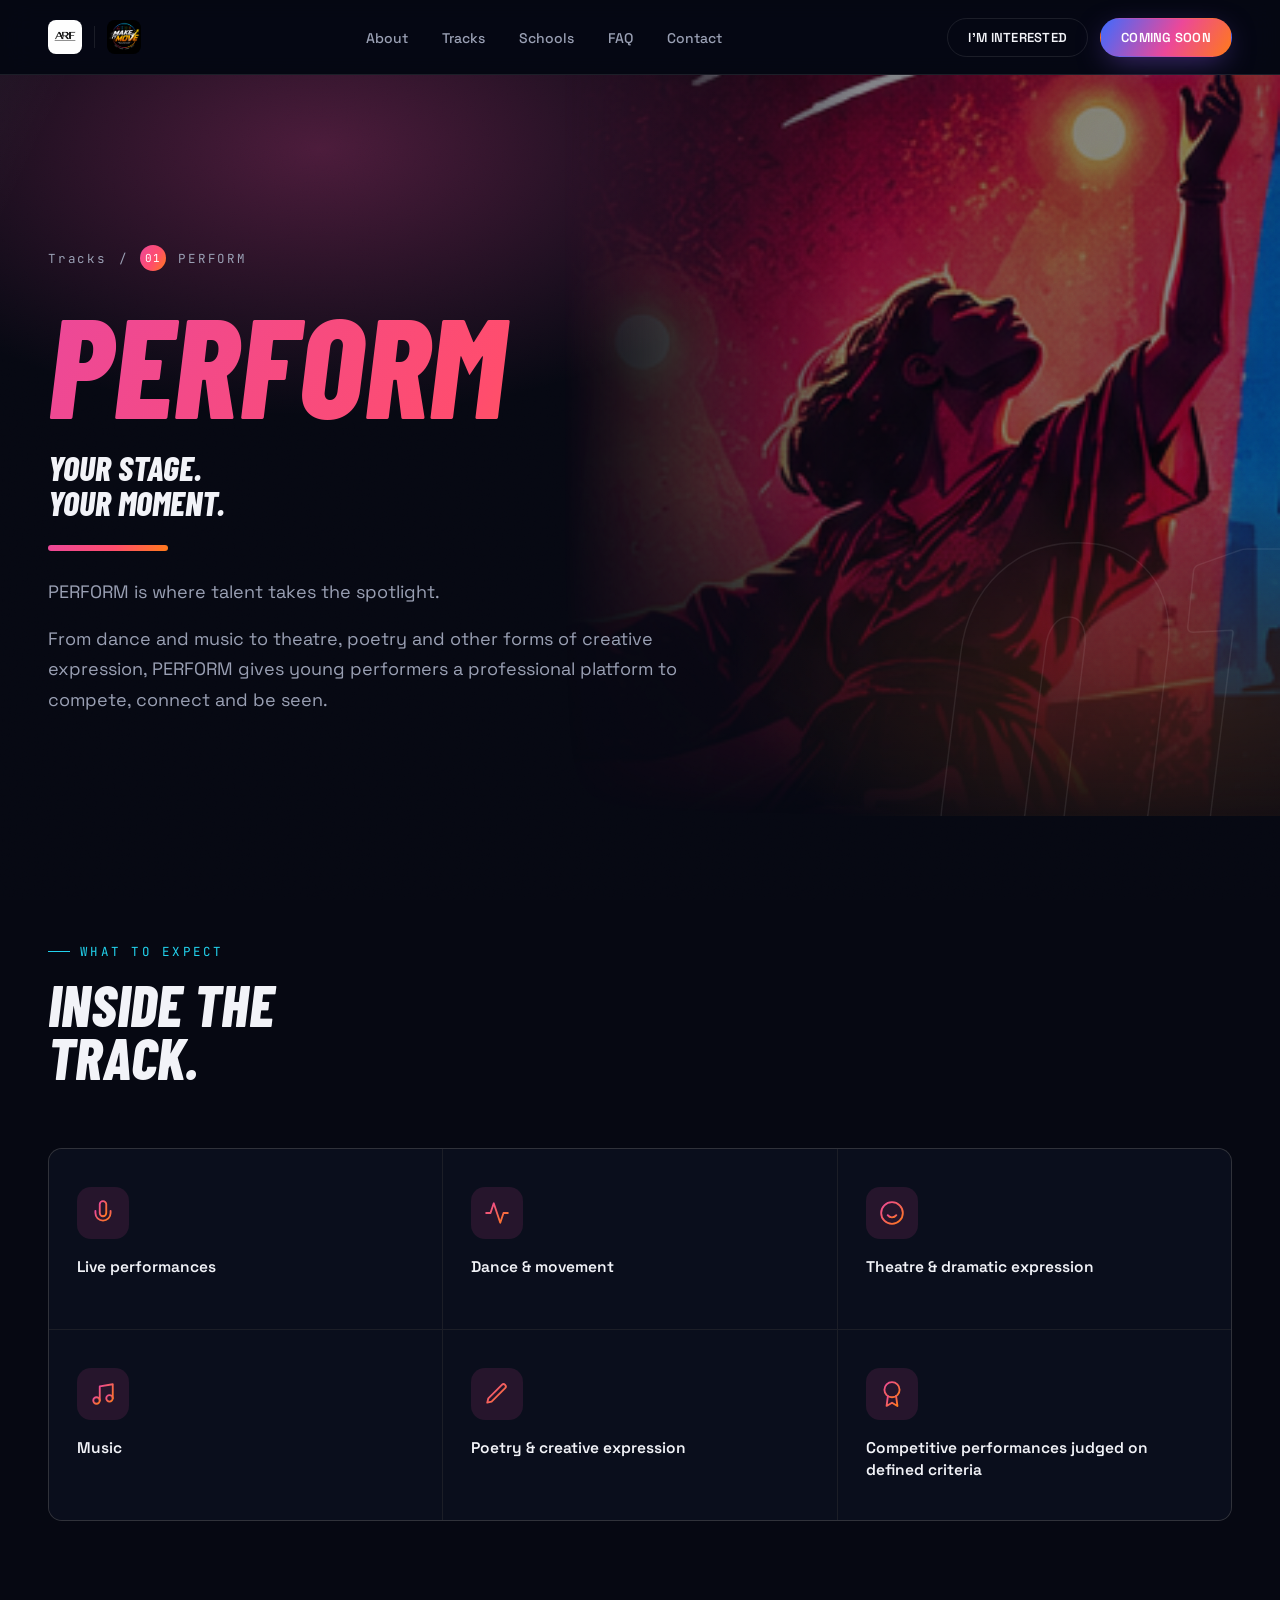
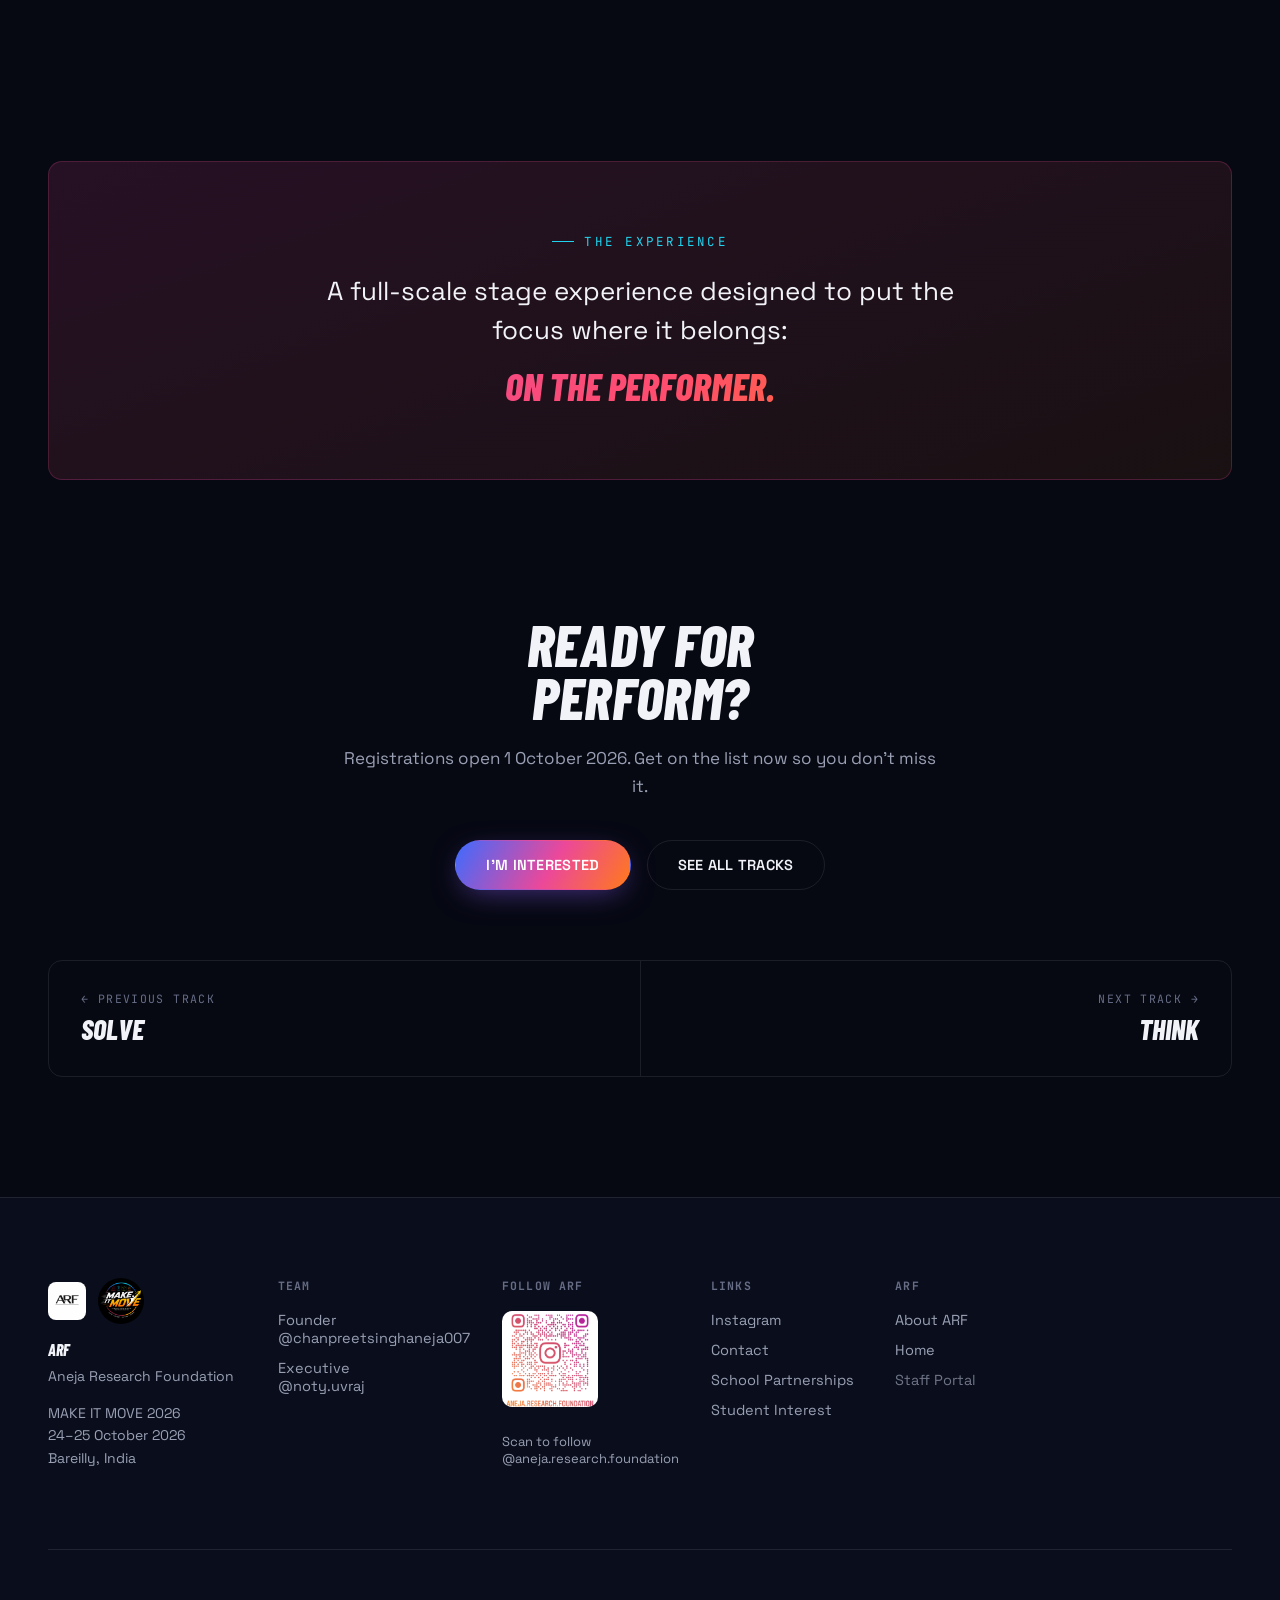
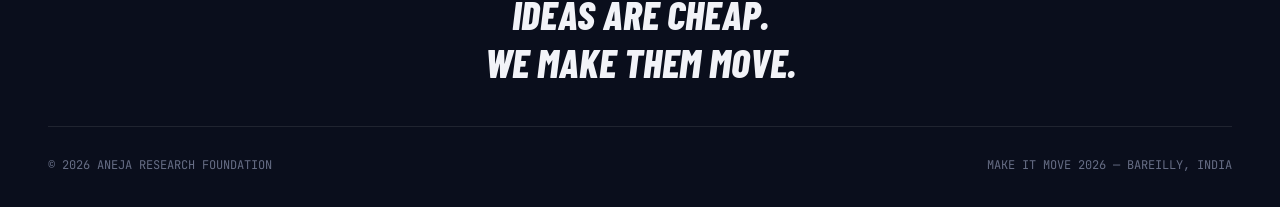
<file: perform.html>
<!DOCTYPE html>
<html lang="en">
<head>
<meta charset="UTF-8">
<meta name="viewport" content="width=device-width, initial-scale=1.0">
<title>PERFORM | MAKE IT MOVE 2026</title>
<meta name="description" content="PERFORM — one of the four tracks of MAKE IT MOVE 2026, Bareilly's youth talent & innovation festival.">
<meta property="og:title" content="PERFORM | MAKE IT MOVE 2026">
<meta property="og:description" content="PERFORM is where talent takes the spotlight.">
<meta property="og:type" content="website">
<meta property="og:image" content="images/logo.jpeg">
<link rel="stylesheet" href="mim-style.css?v=7">
</head>
<body class="track-perform-page">

<!-- ================= NAV ================= -->
<nav class="navbar">
  <div class="wrap">
    <a href="index.html" class="nav-brand">
      <img src="images/logo.jpeg" alt="ARF — Aneja Research Foundation logo">
      <div class="divider"></div>
      <img src="images/mim-logo.png" alt="MAKE IT MOVE 2026 logo" class="mim-logo-mark">
    </a>

    <ul class="nav-links">
      <li><a href="make-it-move.html#about">About</a></li>
      <li><a href="make-it-move.html#tracks">Tracks</a></li>
      <li><a href="make-it-move.html#schools">Schools</a></li>
      <li><a href="make-it-move.html#faq">FAQ</a></li>
      <li><a href="make-it-move.html#contact">Contact</a></li>
    </ul>

    <div class="nav-cta">
      <a href="make-it-move.html#interest" class="btn btn-ghost btn-sm">I'M INTERESTED</a>
      <a href="make-it-move.html#interest" class="btn btn-primary btn-sm">COMING SOON</a>
      <button class="nav-toggle" id="navToggle" aria-label="Open menu">
        <span></span>
      </button>
    </div>
  </div>
</nav>

<div class="mobile-menu" id="mobileMenu">
  <a href="make-it-move.html#about" class="mob-link">About</a>
  <a href="make-it-move.html#tracks" class="mob-link">Tracks</a>
  <a href="make-it-move.html#schools" class="mob-link">Schools</a>
  <a href="make-it-move.html#faq" class="mob-link">FAQ</a>
  <a href="make-it-move.html#contact" class="mob-link">Contact</a>
  <div class="mob-cta">
    <a href="make-it-move.html#interest" class="btn btn-primary btn-block">I'M INTERESTED</a>
    <a href="make-it-move.html#interest" class="btn btn-ghost btn-block">COMING SOON</a>
  </div>
</div>

<!-- ================= TRACK HERO ================= -->
<section class="track-hero">
  <div class="track-hero-bg"></div>
  <div class="track-hero-art"></div>
  <div class="track-hero-sweep"></div>
  <div class="track-hero-num">01</div>
  <div class="wrap">
    <div class="track-hero-inner reveal in">
      <div class="track-crumb">
        <a href="make-it-move.html#tracks">Tracks</a>
        <span>/</span>
        <span class="num">01</span>
        <span>PERFORM</span>
      </div>
      <h1>PERFORM</h1>
      <p class="tagline">Your stage.<br>Your moment.</p>
      <div class="track-brush"></div>
      <p class="lede">PERFORM is where talent takes the spotlight.</p>
            <p class="lede">From dance and music to theatre, poetry and other forms of creative expression, PERFORM gives young performers a professional platform to compete, connect and be seen.</p>
    </div>
  </div>
</section>

<!-- ================= WHAT TO EXPECT ================= -->
<section>
  <div class="wrap">
    <div class="section-head reveal">
      <span class="eyebrow">WHAT TO EXPECT</span>
      <h2>INSIDE THE<br>TRACK.</h2>
    </div>
    <div class="expect-grid reveal">
      <div class="expect-card">
        <div class="expect-icon">
          <svg viewBox="0 0 24 24" fill="none" stroke-width="1.7" stroke-linecap="round" stroke-linejoin="round" stroke="url(#grad-perform-icon)"><path d="M12 1a3 3 0 0 0-3 3v8a3 3 0 0 0 6 0V4a3 3 0 0 0-3-3z"></path><path d="M19 10v2a7 7 0 0 1-14 0v-2"></path><line x1="12" y1="19" x2="12" y2="23"></line><line x1="8" y1="23" x2="16" y2="23"></line></svg>
        </div>
        <p>Live performances</p>
      </div>
      <div class="expect-card">
        <div class="expect-icon">
          <svg viewBox="0 0 24 24" fill="none" stroke-width="1.7" stroke-linecap="round" stroke-linejoin="round" stroke="url(#grad-perform-icon)"><polyline points="22 12 18 12 15 21 9 3 6 12 2 12"></polyline></svg>
        </div>
        <p>Dance & movement</p>
      </div>
      <div class="expect-card">
        <div class="expect-icon">
          <svg viewBox="0 0 24 24" fill="none" stroke-width="1.7" stroke-linecap="round" stroke-linejoin="round" stroke="url(#grad-perform-icon)"><circle cx="12" cy="12" r="10"></circle><path d="M8 14s1.5 2 4 2 4-2 4-2"></path><line x1="9" y1="9" x2="9.01" y2="9"></line><line x1="15" y1="9" x2="15.01" y2="9"></line></svg>
        </div>
        <p>Theatre & dramatic expression</p>
      </div>
      <div class="expect-card">
        <div class="expect-icon">
          <svg viewBox="0 0 24 24" fill="none" stroke-width="1.7" stroke-linecap="round" stroke-linejoin="round" stroke="url(#grad-perform-icon)"><path d="M9 18V5l12-2v13"></path><circle cx="6" cy="18" r="3"></circle><circle cx="18" cy="16" r="3"></circle></svg>
        </div>
        <p>Music</p>
      </div>
      <div class="expect-card">
        <div class="expect-icon">
          <svg viewBox="0 0 24 24" fill="none" stroke-width="1.7" stroke-linecap="round" stroke-linejoin="round" stroke="url(#grad-perform-icon)"><path d="M12 20h9"></path><path d="M16.5 3.5a2.12 2.12 0 0 1 3 3L7 19l-4 1 1-4Z"></path></svg>
        </div>
        <p>Poetry & creative expression</p>
      </div>
      <div class="expect-card">
        <div class="expect-icon">
          <svg viewBox="0 0 24 24" fill="none" stroke-width="1.7" stroke-linecap="round" stroke-linejoin="round" stroke="url(#grad-perform-icon)"><circle cx="12" cy="8" r="7"></circle><polyline points="8.21 13.89 7 23 12 20 17 23 15.79 13.88"></polyline></svg>
        </div>
        <p>Competitive performances judged on defined criteria</p>
      </div>
    </div>
  </div>
</section>

<!-- ================= CALLOUT ================= -->
<section>
  <div class="wrap">
    <div class="callout-banner reveal">
      <span class="eyebrow">THE EXPERIENCE</span>
      <p>A full-scale stage experience designed to put the focus where it belongs:<strong>On the performer.</strong></p>
    </div>
  </div>
</section>

<!-- ================= CTA ================= -->
<section style="padding-top:0;">
  <div class="wrap">
    <div class="section-head center reveal" style="margin-bottom:40px;">
      <h2>READY FOR<br>PERFORM?</h2>
      <p class="center">Registrations open 1 October 2026. Get on the list now so you don't miss it.</p>
    </div>
    <div style="display:flex;justify-content:center;gap:16px;flex-wrap:wrap;margin-bottom:70px;">
      <a href="make-it-move.html#interest" class="btn btn-primary">I'M INTERESTED</a>
      <a href="make-it-move.html#tracks" class="btn btn-ghost">SEE ALL TRACKS</a>
    </div>

    <div class="track-switch reveal">
      <a href="solve.html" class="prev">
        <span class="switch-label">← PREVIOUS TRACK</span>
        <span class="switch-name">SOLVE</span>
      </a>
      <a href="think.html" class="next">
        <span class="switch-label">NEXT TRACK →</span>
        <span class="switch-name">THINK</span>
      </a>
    </div>
  </div>
</section>

<svg width="0" height="0" style="position:absolute">
  <defs>
    <linearGradient id="grad-perform-icon" x1="0" y1="0" x2="1" y2="1">
      <stop offset="0%" stop-color="var(--magenta)"/>
      <stop offset="100%" stop-color="var(--orange)"/>
    </linearGradient>
  </defs>
</svg>

<footer id="contact">
  <div class="wrap">
    <div class="footer-top">
      <div class="footer-brand">
        <div style="display:flex;align-items:center;gap:12px;margin-bottom:16px;">
          <img src="images/logo.jpeg" alt="ARF logo" style="height:38px;width:38px;border-radius:8px;object-fit:cover;margin-bottom:0;">
          <img src="images/mim-logo.png" alt="MAKE IT MOVE 2026 logo" style="height:46px;width:46px;border-radius:50%;object-fit:cover;margin-bottom:0;">
        </div>
        <h4>ARF</h4>
        <p>Aneja Research Foundation</p>
        <p style="margin-top:14px;">MAKE IT MOVE 2026<br>24–25 October 2026<br>Bareilly, India</p>
      </div>

      <div class="footer-col">
        <h5>Team</h5>
        <p>Founder<br><a href="https://instagram.com/chanpreetsinghaneja007" target="_blank" rel="noopener">@chanpreetsinghaneja007</a></p>
        <p>Executive<br><a href="https://instagram.com/noty.uvraj" target="_blank" rel="noopener">@noty.uvraj</a></p>
      </div>

      <div class="footer-col">
        <h5>Follow ARF</h5>
        <a href="https://instagram.com/aneja.research.foundation" target="_blank" rel="noopener" style="display:inline-block;">
          <img src="images/instagram-qr.png" alt="QR code to ARF Instagram — aneja.research.foundation" style="width:96px;height:96px;border-radius:10px;object-fit:cover;">
        </a>
        <p style="margin-top:10px;font-size:13px;">Scan to follow<br>@aneja.research.foundation</p>
      </div>

      <div class="footer-col">
        <h5>Links</h5>
        <a href="https://instagram.com/aneja.research.foundation" target="_blank" rel="noopener">Instagram</a>
        <a href="make-it-move.html#contact">Contact</a>
        <a href="make-it-move.html#schools">School Partnerships</a>
        <a href="make-it-move.html#interest">Student Interest</a>
      </div>

      <div class="footer-col">
        <h5>ARF</h5>
        <a href="index.html">About ARF</a>
        <a href="index.html">Home</a>
        <a href="staff.html" title="Authorised ARF Personnel Only" style="opacity:.7;">Staff Portal</a>
      </div>
    </div>

    <div class="footer-final">IDEAS ARE CHEAP.<br>WE MAKE THEM MOVE.</div>

    <div class="footer-bottom">
      <span>© 2026 ANEJA RESEARCH FOUNDATION</span>
      <span>MAKE IT MOVE 2026 — BAREILLY, INDIA</span>
    </div>
  </div>
</footer>

<script src="mim-script.js?v=2"></script>
</body>
</html>
</file>
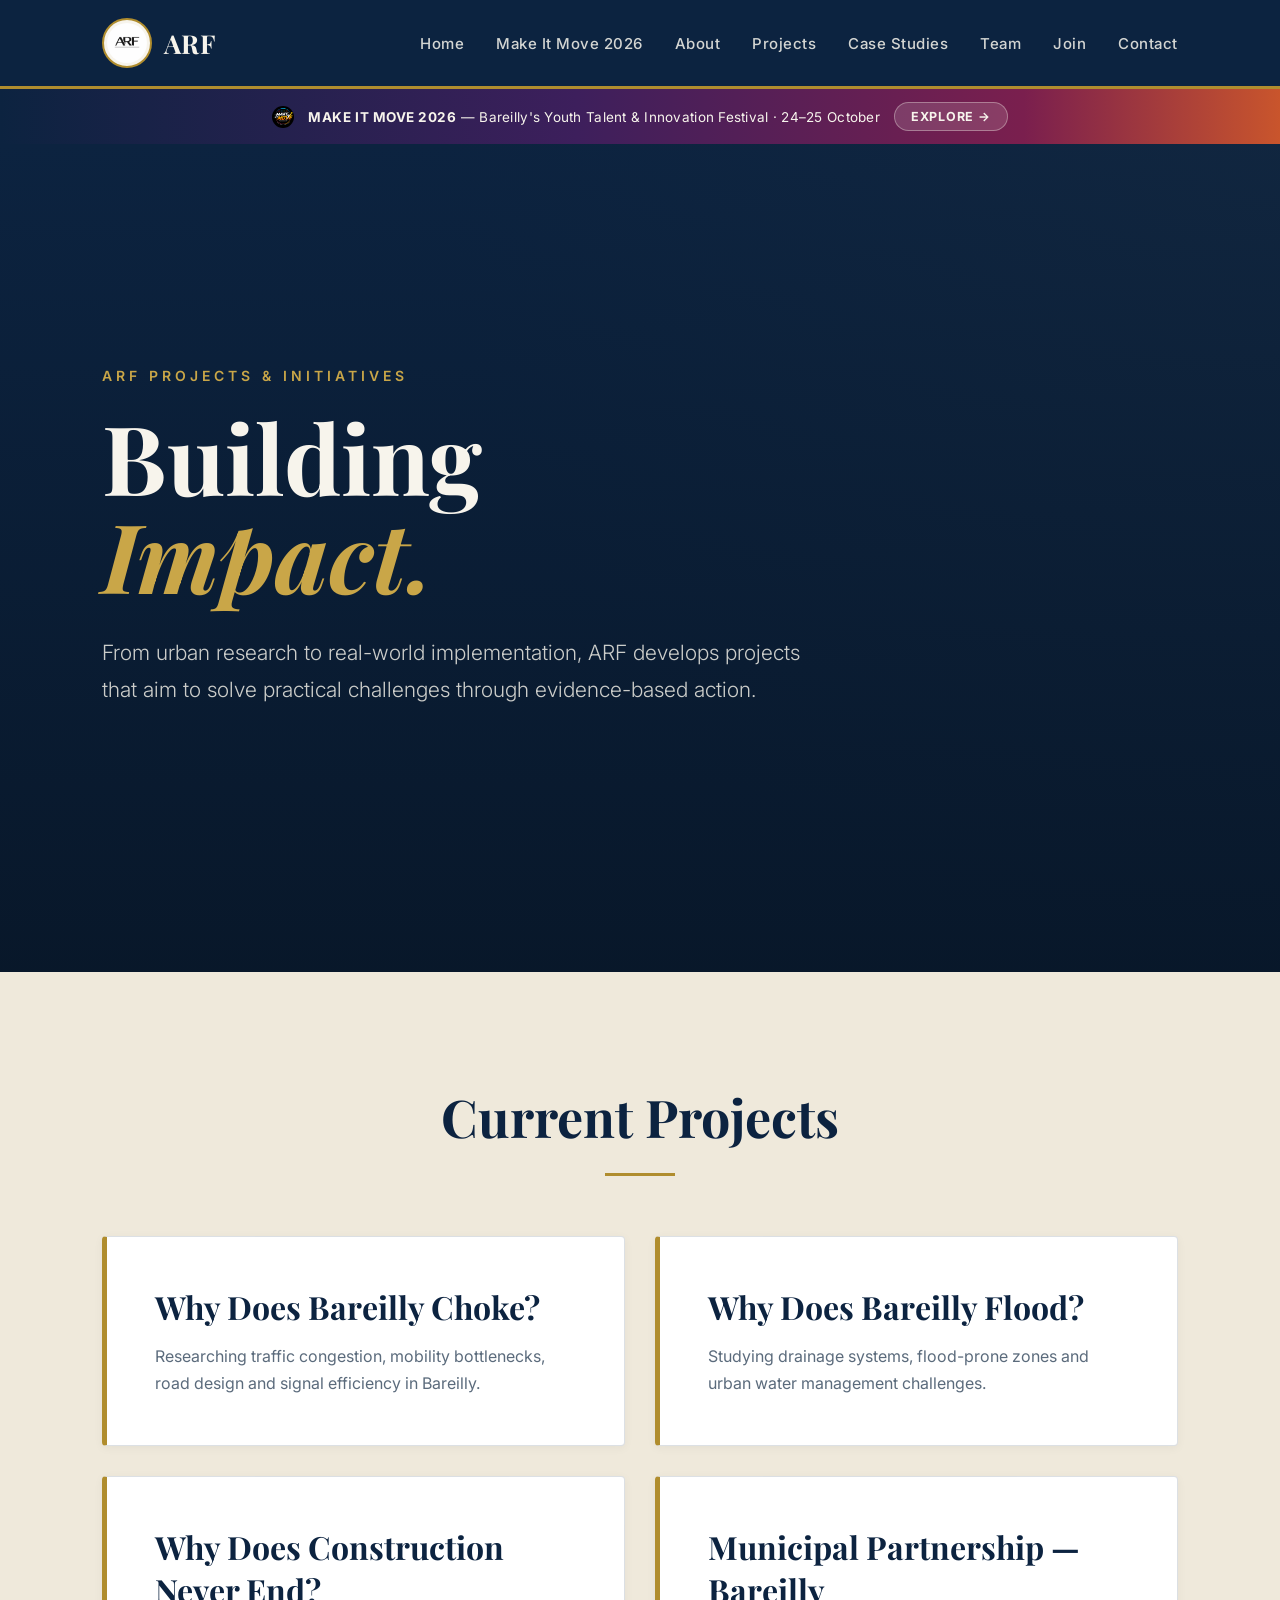
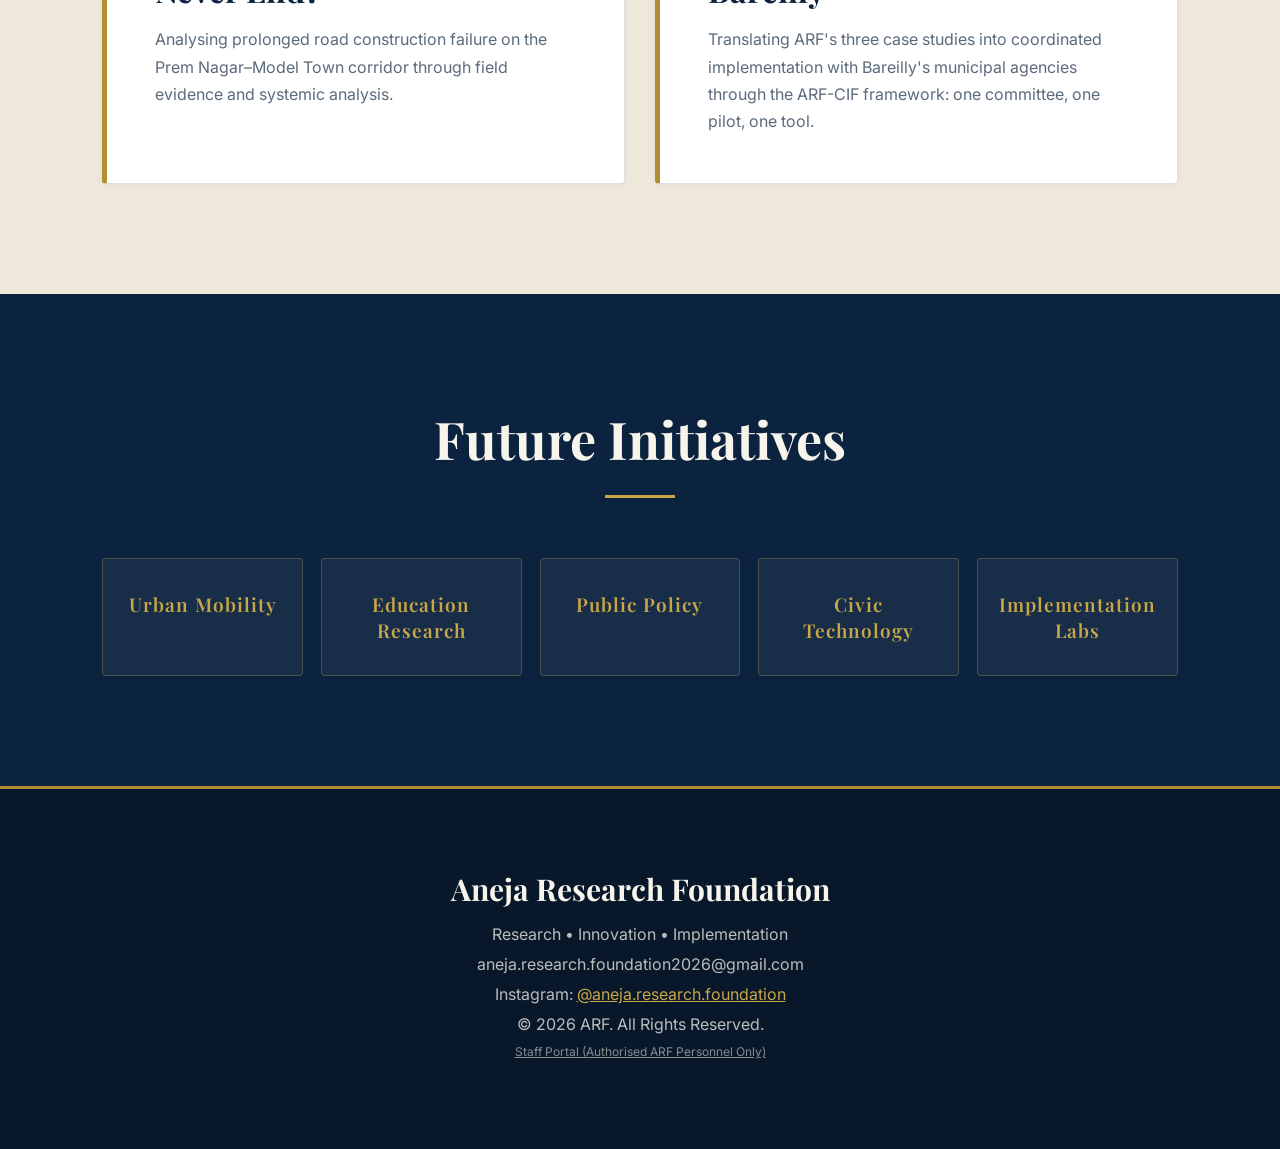
<file: projects.html>
<!DOCTYPE html>

<html lang="en">
<head>
<meta charset="UTF-8">
<meta name="viewport" content="width=device-width, initial-scale=1.0">
<title>Projects | ARF</title>
<link rel="stylesheet" href="style.css?v=3">
</head>

<body>

<nav class="navbar">

<div class="logo">
<img src="images/logo.jpeg" alt="ARF Logo">
ARF
</div>

<ul>
<li><a href="index.html">Home</a></li>
<li><a href="make-it-move.html">Make It Move 2026</a></li>
<li><a href="about.html">About</a></li>
<li><a href="projects.html">Projects</a></li>
<li><a href="case-studies.html">Case Studies</a></li>
<li><a href="team.html">Team</a></li>
<li><a href="join.html">Join</a></li>
<li><a href="contact.html">Contact</a></li>
</ul>

</nav>

<a href="make-it-move.html" class="mim-banner">
<img src="images/mim-logo.png" alt="MAKE IT MOVE 2026 logo">
<span class="mim-banner-text"><strong>MAKE IT MOVE 2026</strong> — Bareilly's Youth Talent &amp; Innovation Festival · 24&ndash;25 October</span>
<span class="mim-banner-cta">Explore &rarr;</span>
</a>

<section class="hero">

<div class="hero-content">

<p class="tagline">ARF PROJECTS & INITIATIVES</p>

<h1>
Building<br>
<span>Impact.</span>
</h1>

<p class="description">
From urban research to real-world implementation,
ARF develops projects that aim to solve practical challenges
through evidence-based action.
</p>

</div>

</section>

<section class="cases">

<h2>Current Projects</h2>

<div class="case-grid">

<div class="case-card">
<h3>Why Does Bareilly Choke?</h3>
<p>
Researching traffic congestion, mobility bottlenecks,
road design and signal efficiency in Bareilly.
</p>
</div>

<div class="case-card">
<h3>Why Does Bareilly Flood?</h3>
<p>
Studying drainage systems, flood-prone zones and
urban water management challenges.
</p>
</div>

<div class="case-card">
<h3>Why Does Construction Never End?</h3>
<p>
Analysing prolonged road construction failure on the
Prem Nagar–Model Town corridor through field evidence
and systemic analysis.
</p>
</div>

<div class="case-card">
<h3>Municipal Partnership — Bareilly</h3>
<p>
Translating ARF's three case studies into coordinated
implementation with Bareilly's municipal agencies through
the ARF-CIF framework: one committee, one pilot, one tool.
</p>
</div>

</div>

</section>

<section class="research">

<h2>Future Initiatives</h2>

<div class="method-grid">

<div>Urban Mobility</div>
<div>Education Research</div>
<div>Public Policy</div>
<div>Civic Technology</div>
<div>Implementation Labs</div>

</div>

</section>

<footer>

<h3>Aneja Research Foundation</h3>

<p>Research • Innovation • Implementation</p>

<p>aneja.research.foundation2026@gmail.com</p>

<p>Instagram: <a href="https://instagram.com/aneja.research.foundation" target="_blank" rel="noopener" style="color:var(--gold-bright);">@aneja.research.foundation</a></p>

<p>© 2026 ARF. All Rights Reserved.</p>

<p style="font-size:12px;"><a href="staff.html" style="color:inherit;opacity:.7;">Staff Portal (Authorised ARF Personnel Only)</a></p>

</footer>

</body>
</html>
</file>
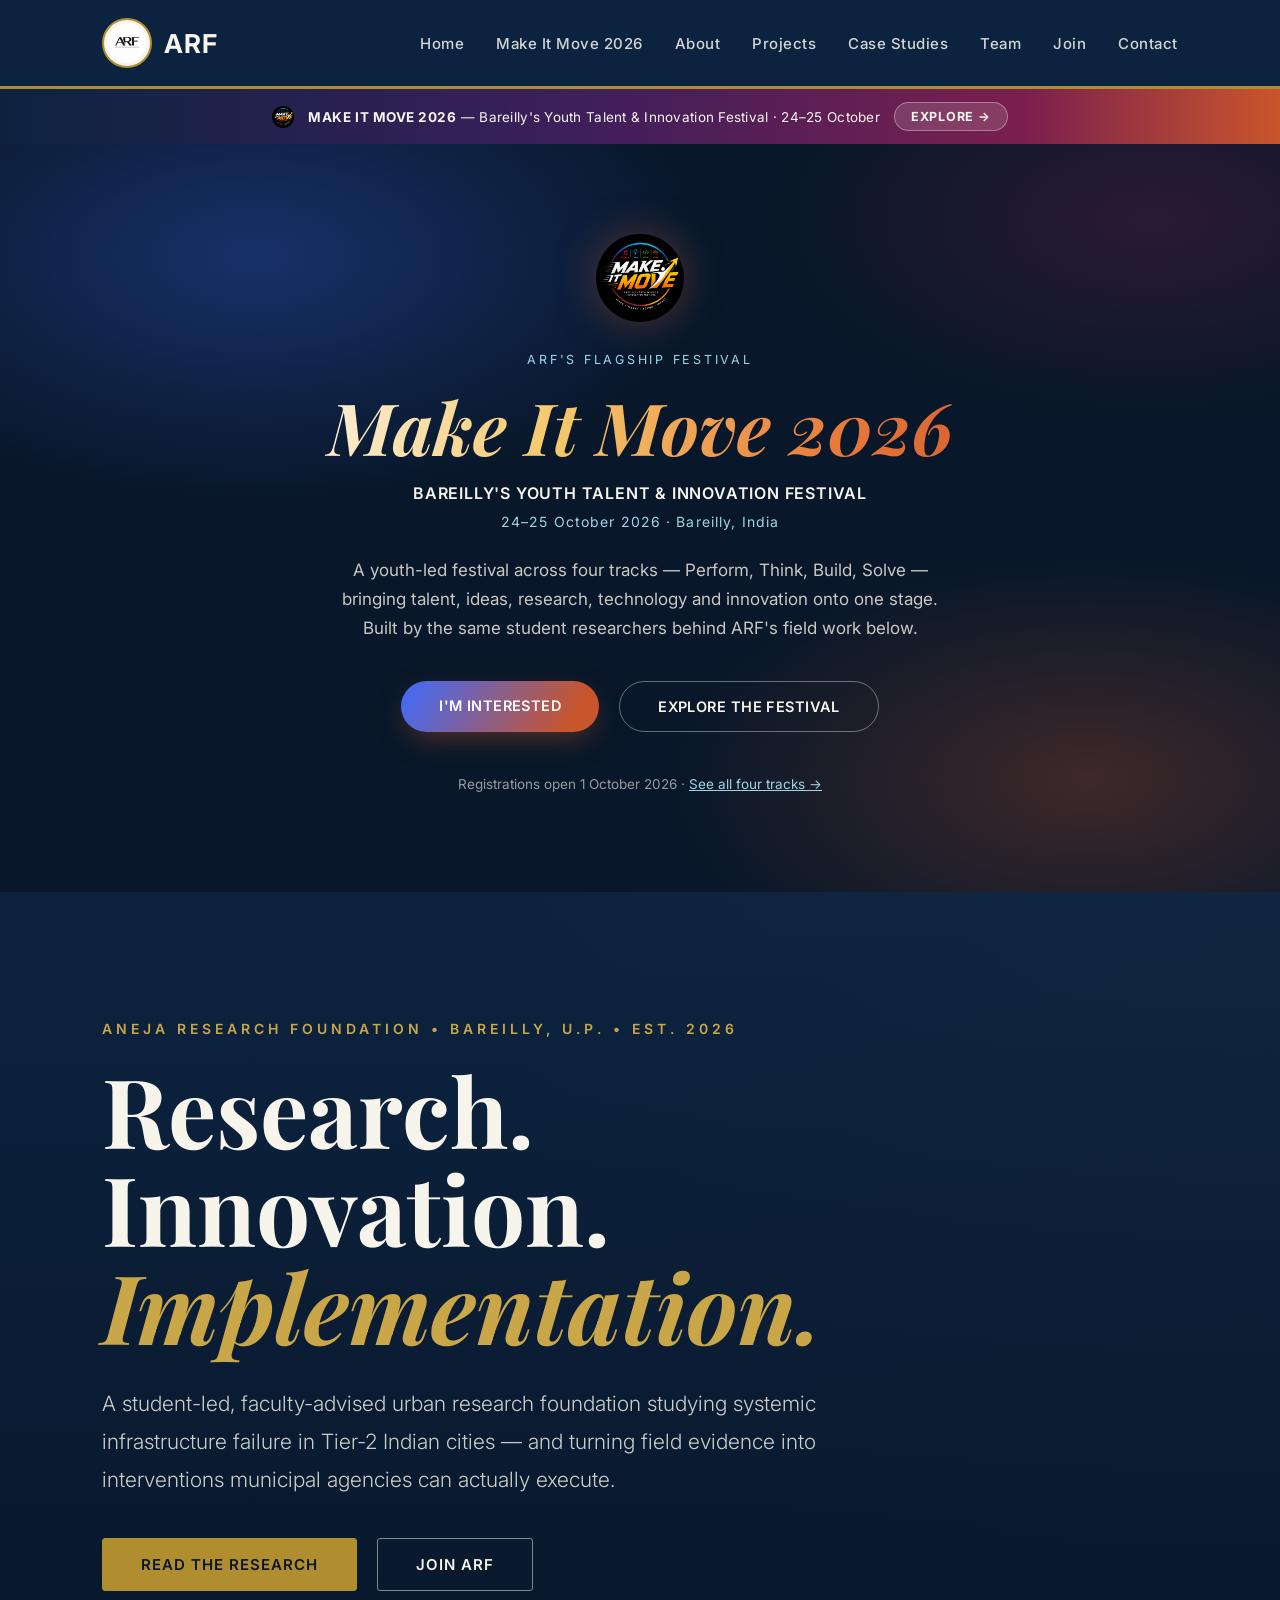
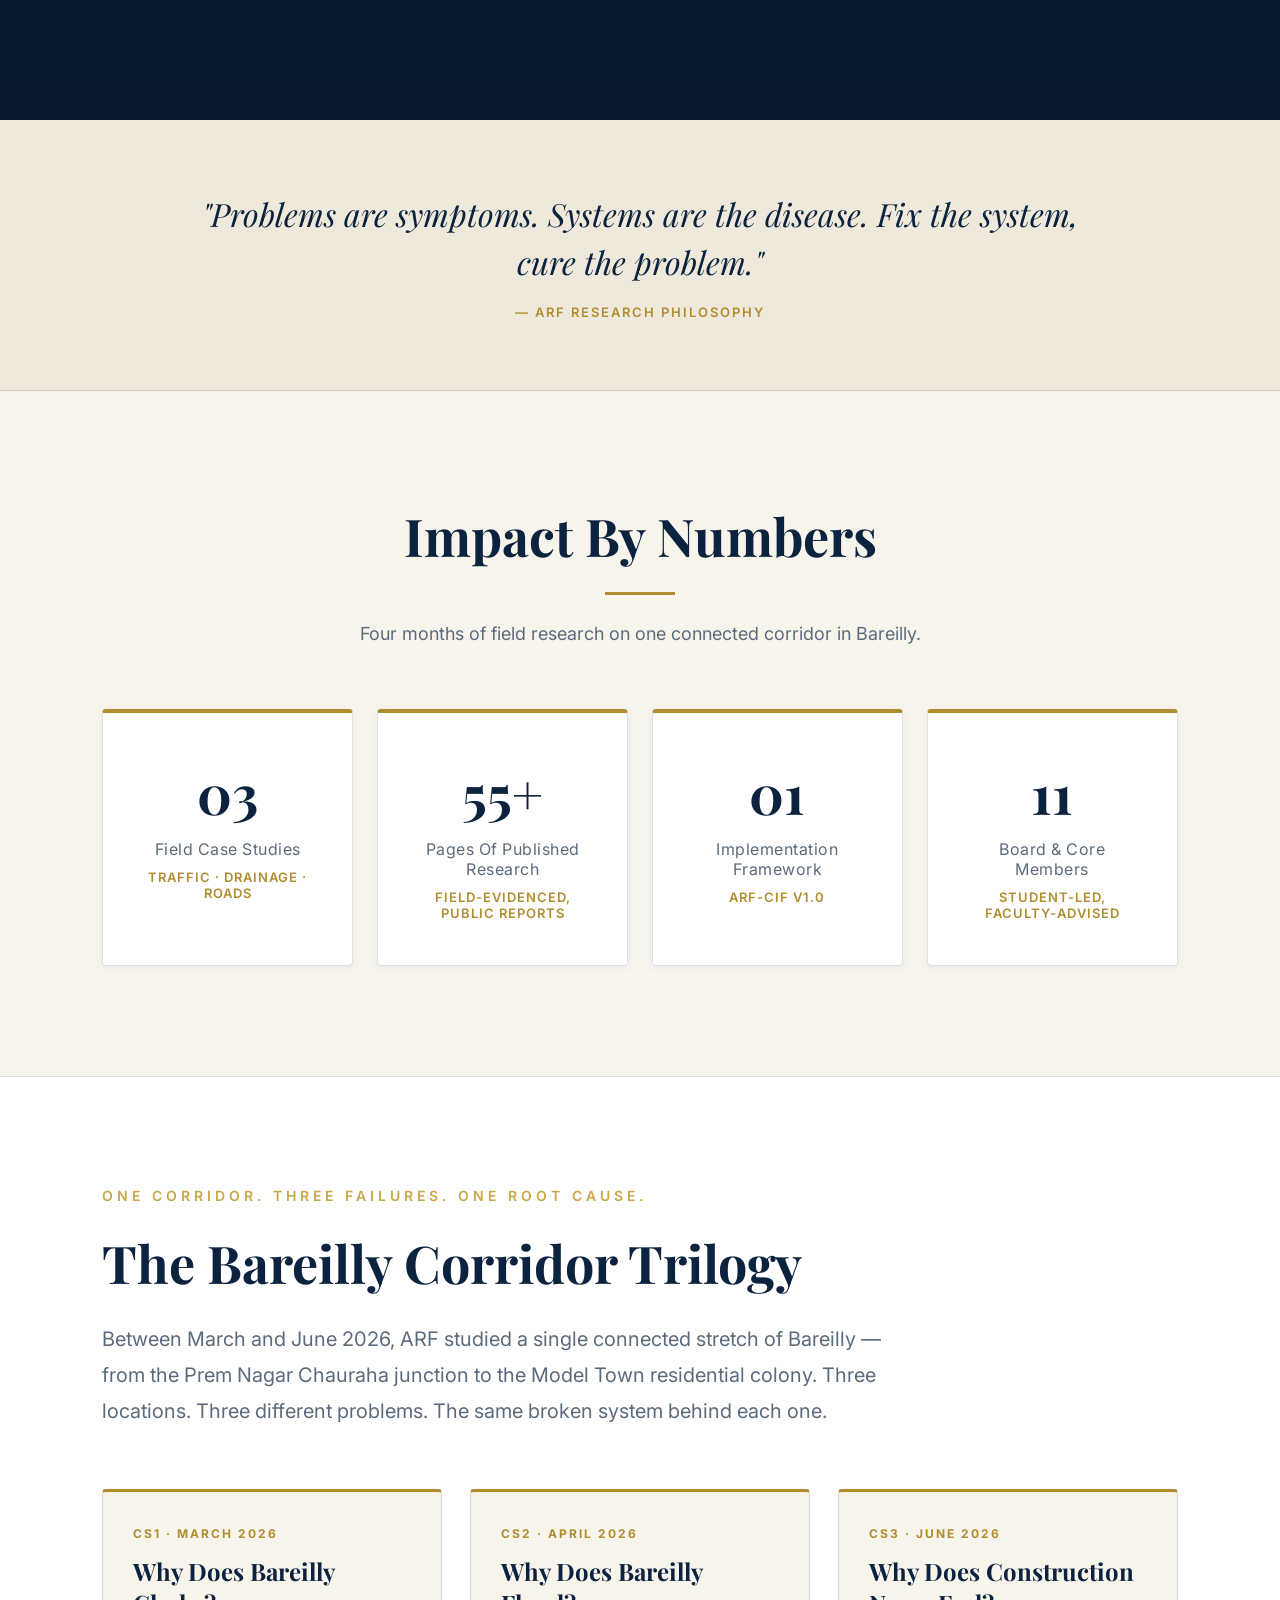
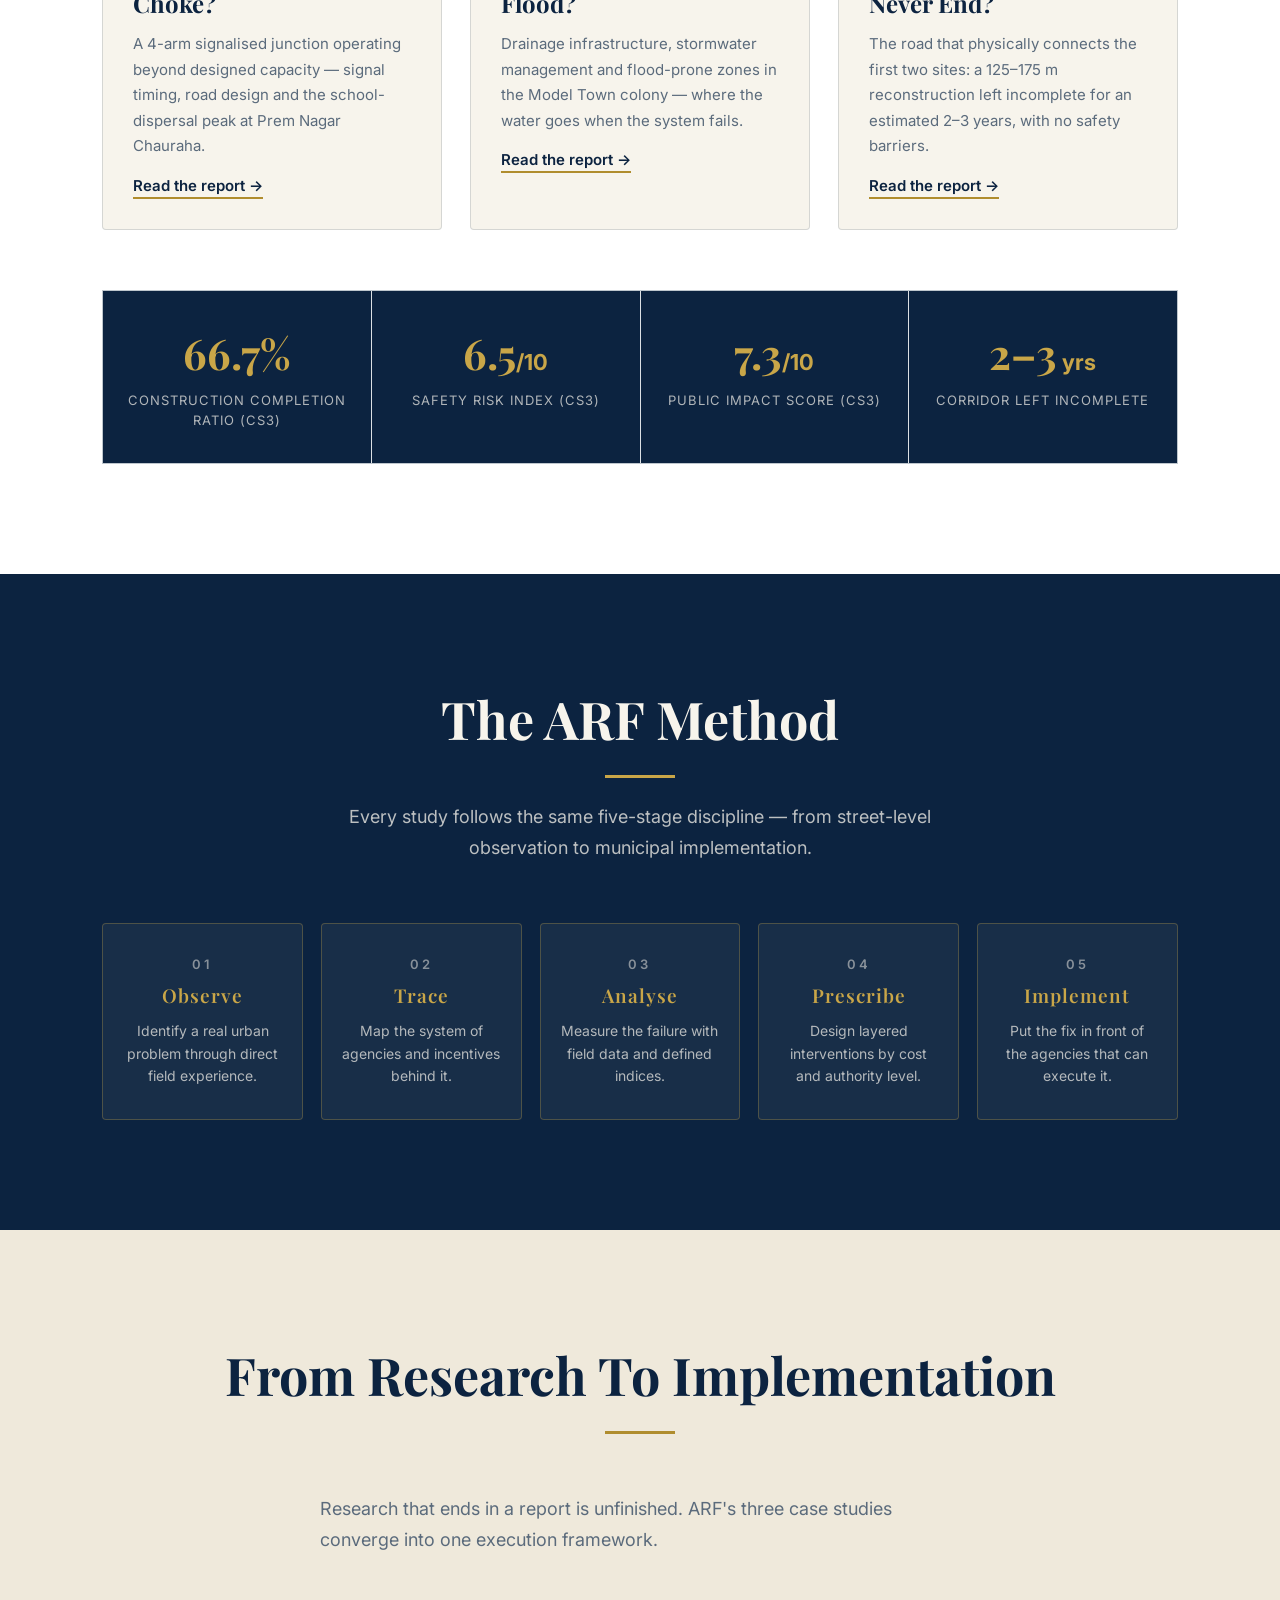
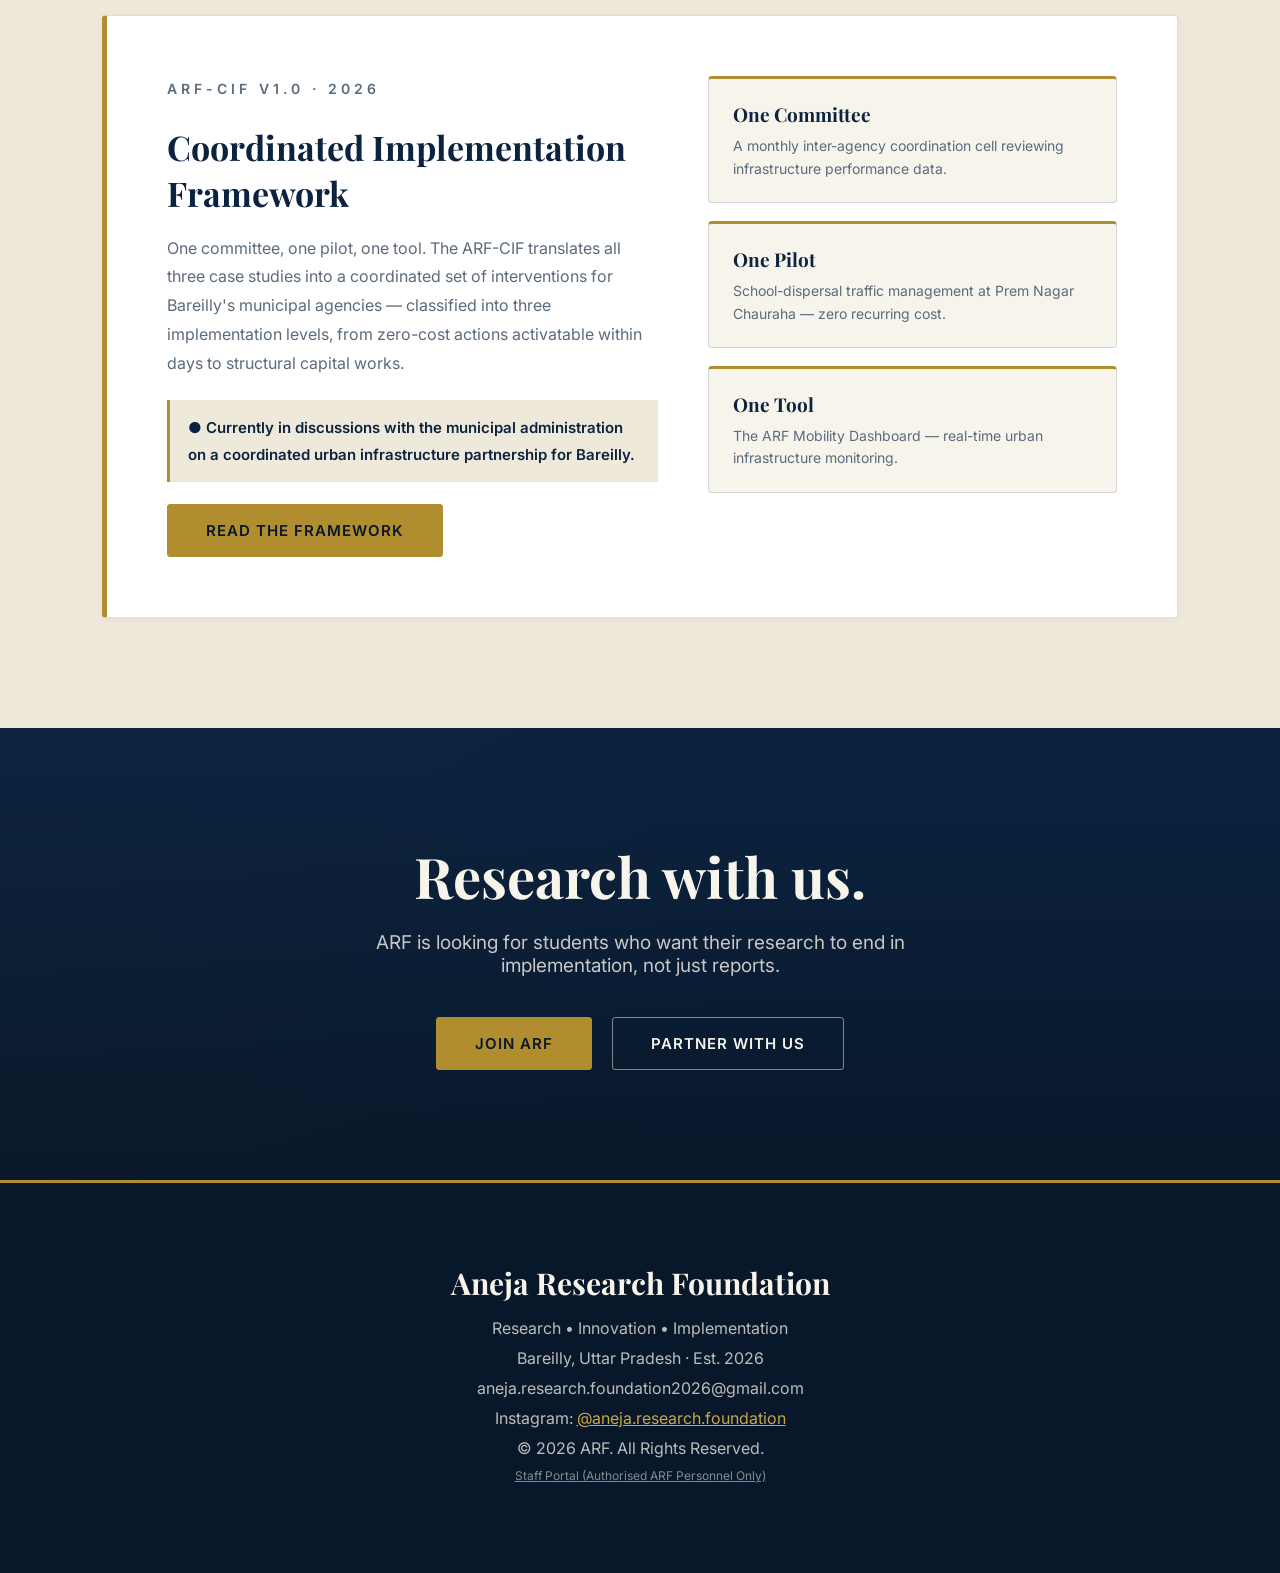
<file: research.html>
<!DOCTYPE html>

<html lang="en">
<head>
<meta charset="UTF-8">
<meta name="viewport" content="width=device-width, initial-scale=1.0">
<title>ARF | Aneja Research Foundation</title>
<meta name="description" content="Aneja Research Foundation — student-led urban policy and infrastructure research in Bareilly, Uttar Pradesh.">
<meta name="google-site-verification" content="LkjACRxrYb9B6HC1Onu0-SIcSR54yR_yEcL183w3D84">
<link rel="stylesheet" href="style.css?v=3">
</head>

<body>

<nav class="navbar">

<div class="logo">
<img src="images/logo.jpeg" alt="ARF Logo">
<span>ARF</span>
</div>

<ul>
<li><a href="index.html">Home</a></li>
<li><a href="make-it-move.html">Make It Move 2026</a></li>
<li><a href="about.html">About</a></li>
<li><a href="projects.html">Projects</a></li>
<li><a href="case-studies.html">Case Studies</a></li>
<li><a href="team.html">Team</a></li>
<li><a href="join.html">Join</a></li>
<li><a href="contact.html">Contact</a></li>
</ul>

</nav>

<a href="make-it-move.html" class="mim-banner">
<img src="images/mim-logo.png" alt="MAKE IT MOVE 2026 logo">
<span class="mim-banner-text"><strong>MAKE IT MOVE 2026</strong> — Bareilly's Youth Talent &amp; Innovation Festival · 24&ndash;25 October</span>
<span class="mim-banner-cta">Explore &rarr;</span>
</a>

<section class="mim-spotlight">
<div class="mim-spotlight-inner reveal">
<img src="images/mim-logo.png" alt="MAKE IT MOVE 2026 logo" class="mim-spotlight-logo">
<p class="mim-eyebrow">ARF'S FLAGSHIP FESTIVAL</p>
<h2>Make It Move 2026</h2>
<p class="mim-spotlight-sub">Bareilly's Youth Talent &amp; Innovation Festival</p>
<p class="mim-spotlight-date">24&ndash;25 October 2026 · Bareilly, India</p>
<p class="mim-spotlight-desc">
A youth-led festival across four tracks — Perform, Think, Build, Solve —
bringing talent, ideas, research, technology and innovation onto one stage.
Built by the same student researchers behind ARF's field work below.
</p>
<div class="hero-buttons">
<a href="make-it-move.html#interest" class="mim-btn mim-btn-primary">I'm Interested</a>
<a href="make-it-move.html" class="mim-btn mim-btn-ghost">Explore The Festival</a>
</div>
</div>
<p class="mim-spotlight-note">Registrations open 1 October 2026 · <a href="make-it-move.html#tracks">See all four tracks →</a></p>
</section>

<section class="hero">

<div class="hero-content reveal">

<p class="tagline">ANEJA RESEARCH FOUNDATION • BAREILLY, U.P. • EST. 2026</p>

<h1>
Research.<br>
Innovation.<br>
<span>Implementation.</span>
</h1>

<p class="description">
A student-led, faculty-advised urban research foundation studying
systemic infrastructure failure in Tier-2 Indian cities — and turning
field evidence into interventions municipal agencies can actually execute.
</p>

<div class="hero-buttons">
<a href="case-studies.html" class="btn gold-btn">Read The Research</a>
<a href="join.html" class="btn dark-btn">Join ARF</a>
</div>

</div>

</section>

<div class="quote-band reveal">
<blockquote>
"Problems are symptoms. Systems are the disease.
Fix the system, cure the problem."
</blockquote>
<p class="quote-attrib">— ARF Research Philosophy</p>
</div>

<section class="impact">

<h2>Impact By Numbers</h2>
<p class="section-lede">Four months of field research on one connected corridor in Bareilly.</p>

<div class="impact-grid reveal">

<div class="card">
<h3>03</h3>
<p>Field Case Studies</p>
<span class="card-note">Traffic · Drainage · Roads</span>
</div>

<div class="card">
<h3>55+</h3>
<p>Pages Of Published Research</p>
<span class="card-note">Field-evidenced, public reports</span>
</div>

<div class="card">
<h3>01</h3>
<p>Implementation Framework</p>
<span class="card-note">ARF-CIF v1.0</span>
</div>

<div class="card">
<h3>11</h3>
<p>Board & Core Members</p>
<span class="card-note">Student-led, faculty-advised</span>
</div>

</div>

</section>

<section class="story">

<div class="story-inner reveal">

<p class="tagline">ONE CORRIDOR. THREE FAILURES. ONE ROOT CAUSE.</p>

<h2>The Bareilly Corridor Trilogy</h2>

<p class="story-text">
Between March and June 2026, ARF studied a single connected stretch of
Bareilly — from the Prem Nagar Chauraha junction to the Model Town
residential colony. Three locations. Three different problems.
The same broken system behind each one.
</p>

<div class="timeline">

<div class="timeline-item">
<span class="timeline-marker">CS1 · MARCH 2026</span>
<h3>Why Does Bareilly Choke?</h3>
<p>
A 4-arm signalised junction operating beyond designed capacity —
signal timing, road design and the school-dispersal peak at
Prem Nagar Chauraha.
</p>
<a href="ARF-CS1-TRAFFIC-FINAL.pdf" target="_blank" class="text-link">Read the report →</a>
</div>

<div class="timeline-item">
<span class="timeline-marker">CS2 · APRIL 2026</span>
<h3>Why Does Bareilly Flood?</h3>
<p>
Drainage infrastructure, stormwater management and flood-prone
zones in the Model Town colony — where the water goes when
the system fails.
</p>
<a href="ARF-CS2-DRAINAGE.pdf" target="_blank" class="text-link">Read the report →</a>
</div>

<div class="timeline-item">
<span class="timeline-marker">CS3 · JUNE 2026</span>
<h3>Why Does Construction Never End?</h3>
<p>
The road that physically connects the first two sites: a 125–175 m
reconstruction left incomplete for an estimated 2–3 years, with no
safety barriers.
</p>
<a href="ARF-CS3-CONSTRUCTION.pdf" target="_blank" class="text-link">Read the report →</a>
</div>

</div>

<div class="field-stats reveal">
<div><strong>66.7%</strong><span>Construction Completion Ratio (CS3)</span></div>
<div><strong>6.5<em>/10</em></strong><span>Safety Risk Index (CS3)</span></div>
<div><strong>7.3<em>/10</em></strong><span>Public Impact Score (CS3)</span></div>
<div><strong>2–3<em> yrs</em></strong><span>Corridor Left Incomplete</span></div>
</div>

</div>

</section>

<section class="research">

<h2>The ARF Method</h2>
<p class="section-lede light">Every study follows the same five-stage discipline — from street-level observation to municipal implementation.</p>

<div class="method-grid reveal">

<div><span class="step-num">01</span>Observe<p>Identify a real urban problem through direct field experience.</p></div>
<div><span class="step-num">02</span>Trace<p>Map the system of agencies and incentives behind it.</p></div>
<div><span class="step-num">03</span>Analyse<p>Measure the failure with field data and defined indices.</p></div>
<div><span class="step-num">04</span>Prescribe<p>Design layered interventions by cost and authority level.</p></div>
<div><span class="step-num">05</span>Implement<p>Put the fix in front of the agencies that can execute it.</p></div>

</div>

</section>

<section class="cases">

<h2>From Research To Implementation</h2>
<p class="section-lede">Research that ends in a report is unfinished. ARF's three case studies converge into one execution framework.</p>

<div class="cif-band reveal">

<div class="cif-text">
<p class="tagline">ARF-CIF v1.0 · 2026</p>
<h3>Coordinated Implementation Framework</h3>
<p>
One committee, one pilot, one tool. The ARF-CIF translates all three
case studies into a coordinated set of interventions for Bareilly's
municipal agencies — classified into three implementation levels, from
zero-cost actions activatable within days to structural capital works.
</p>
<p class="status-line">
● Currently in discussions with the municipal administration on a
coordinated urban infrastructure partnership for Bareilly.
</p>
<a href="ARF-CIF-v1.0-2026.pdf" target="_blank" class="btn gold-btn">Read The Framework</a>
</div>

<div class="cif-pillars">
<div><h4>One Committee</h4><p>A monthly inter-agency coordination cell reviewing infrastructure performance data.</p></div>
<div><h4>One Pilot</h4><p>School-dispersal traffic management at Prem Nagar Chauraha — zero recurring cost.</p></div>
<div><h4>One Tool</h4><p>The ARF Mobility Dashboard — real-time urban infrastructure monitoring.</p></div>
</div>

</div>

</section>

<section class="cta-band reveal">
<h2>Research with us.</h2>
<p>ARF is looking for students who want their research to end in implementation, not just reports.</p>
<div class="hero-buttons center">
<a href="join.html" class="btn gold-btn">Join ARF</a>
<a href="contact.html" class="btn dark-btn">Partner With Us</a>
</div>
</section>

<footer>

<h3>Aneja Research Foundation</h3>

<p>Research • Innovation • Implementation</p>

<p>Bareilly, Uttar Pradesh · Est. 2026</p>

<p>aneja.research.foundation2026@gmail.com</p>

<p>Instagram: <a href="https://instagram.com/aneja.research.foundation" target="_blank" rel="noopener" style="color:var(--gold-bright);">@aneja.research.foundation</a></p>

<p>© 2026 ARF. All Rights Reserved.</p>

<p style="font-size:12px;"><a href="staff.html" style="color:inherit;opacity:.7;">Staff Portal (Authorised ARF Personnel Only)</a></p>

</footer>

</body>
</html>
</file>
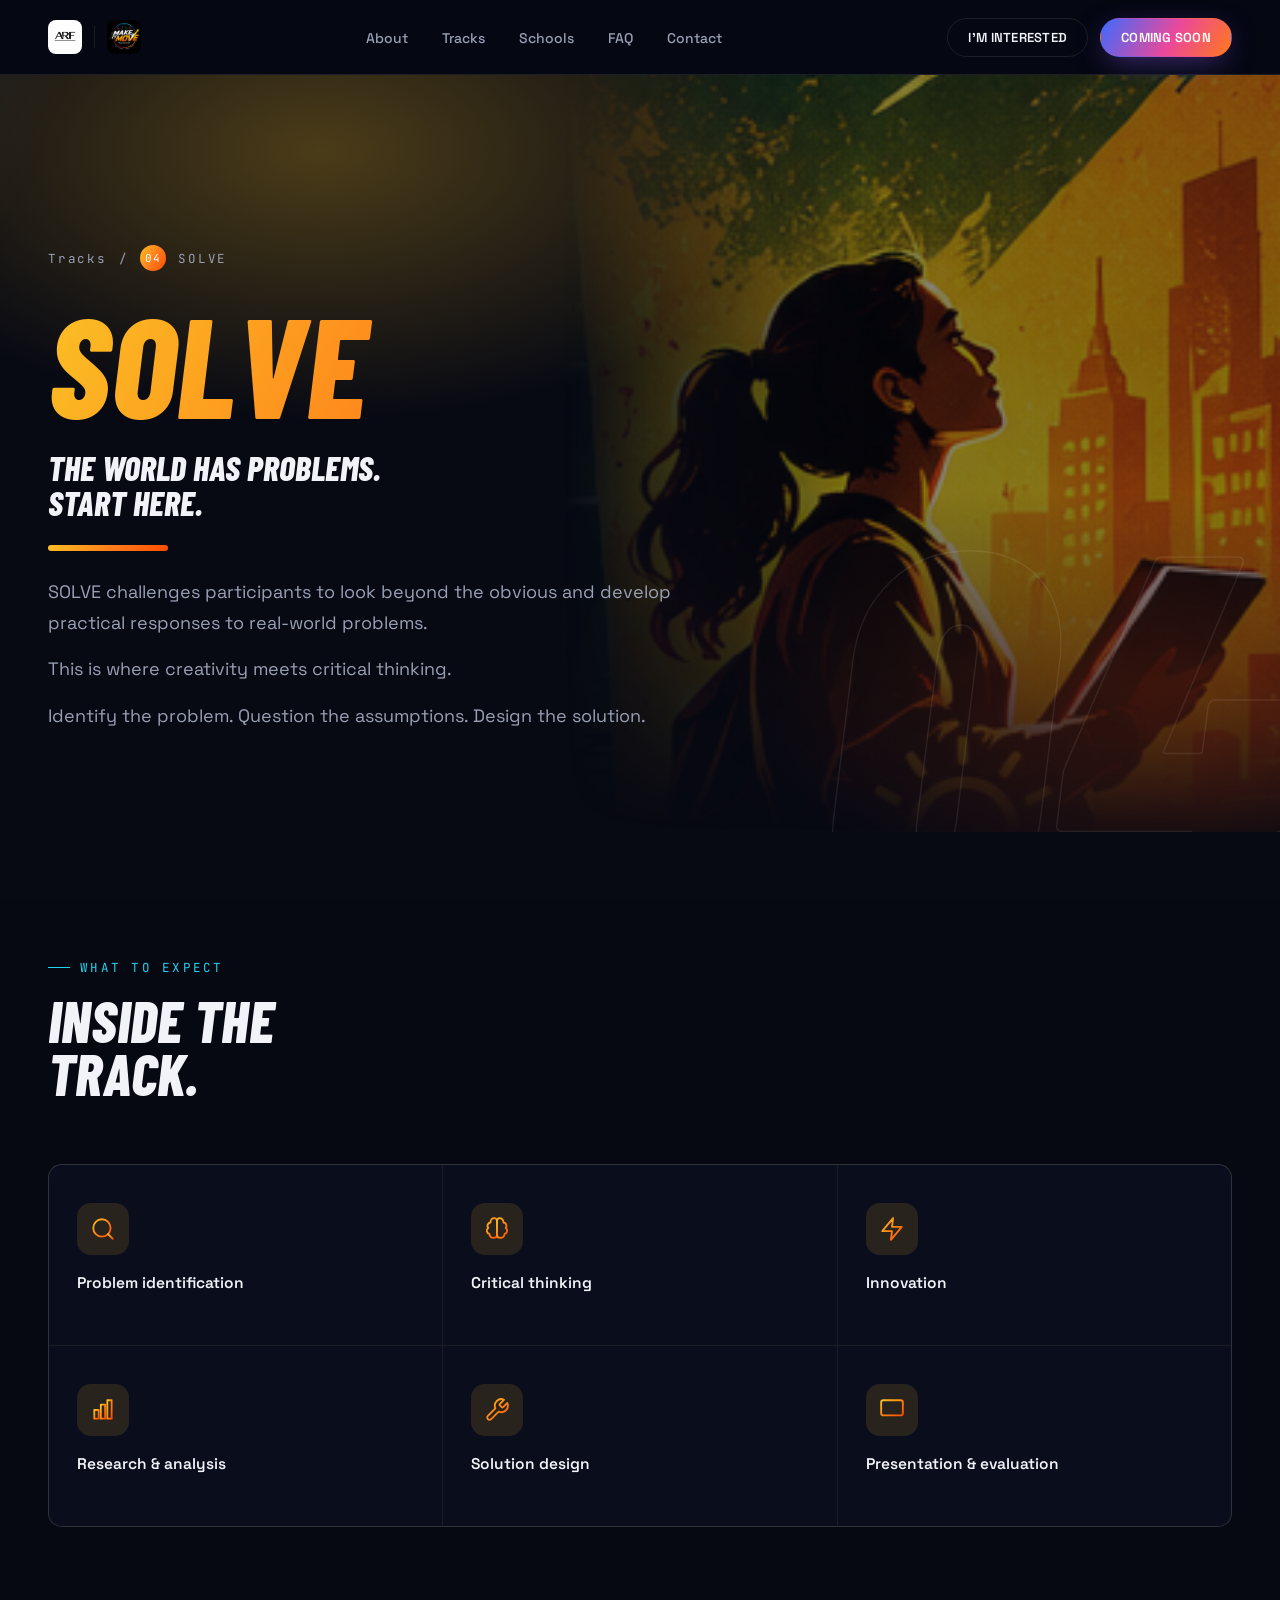
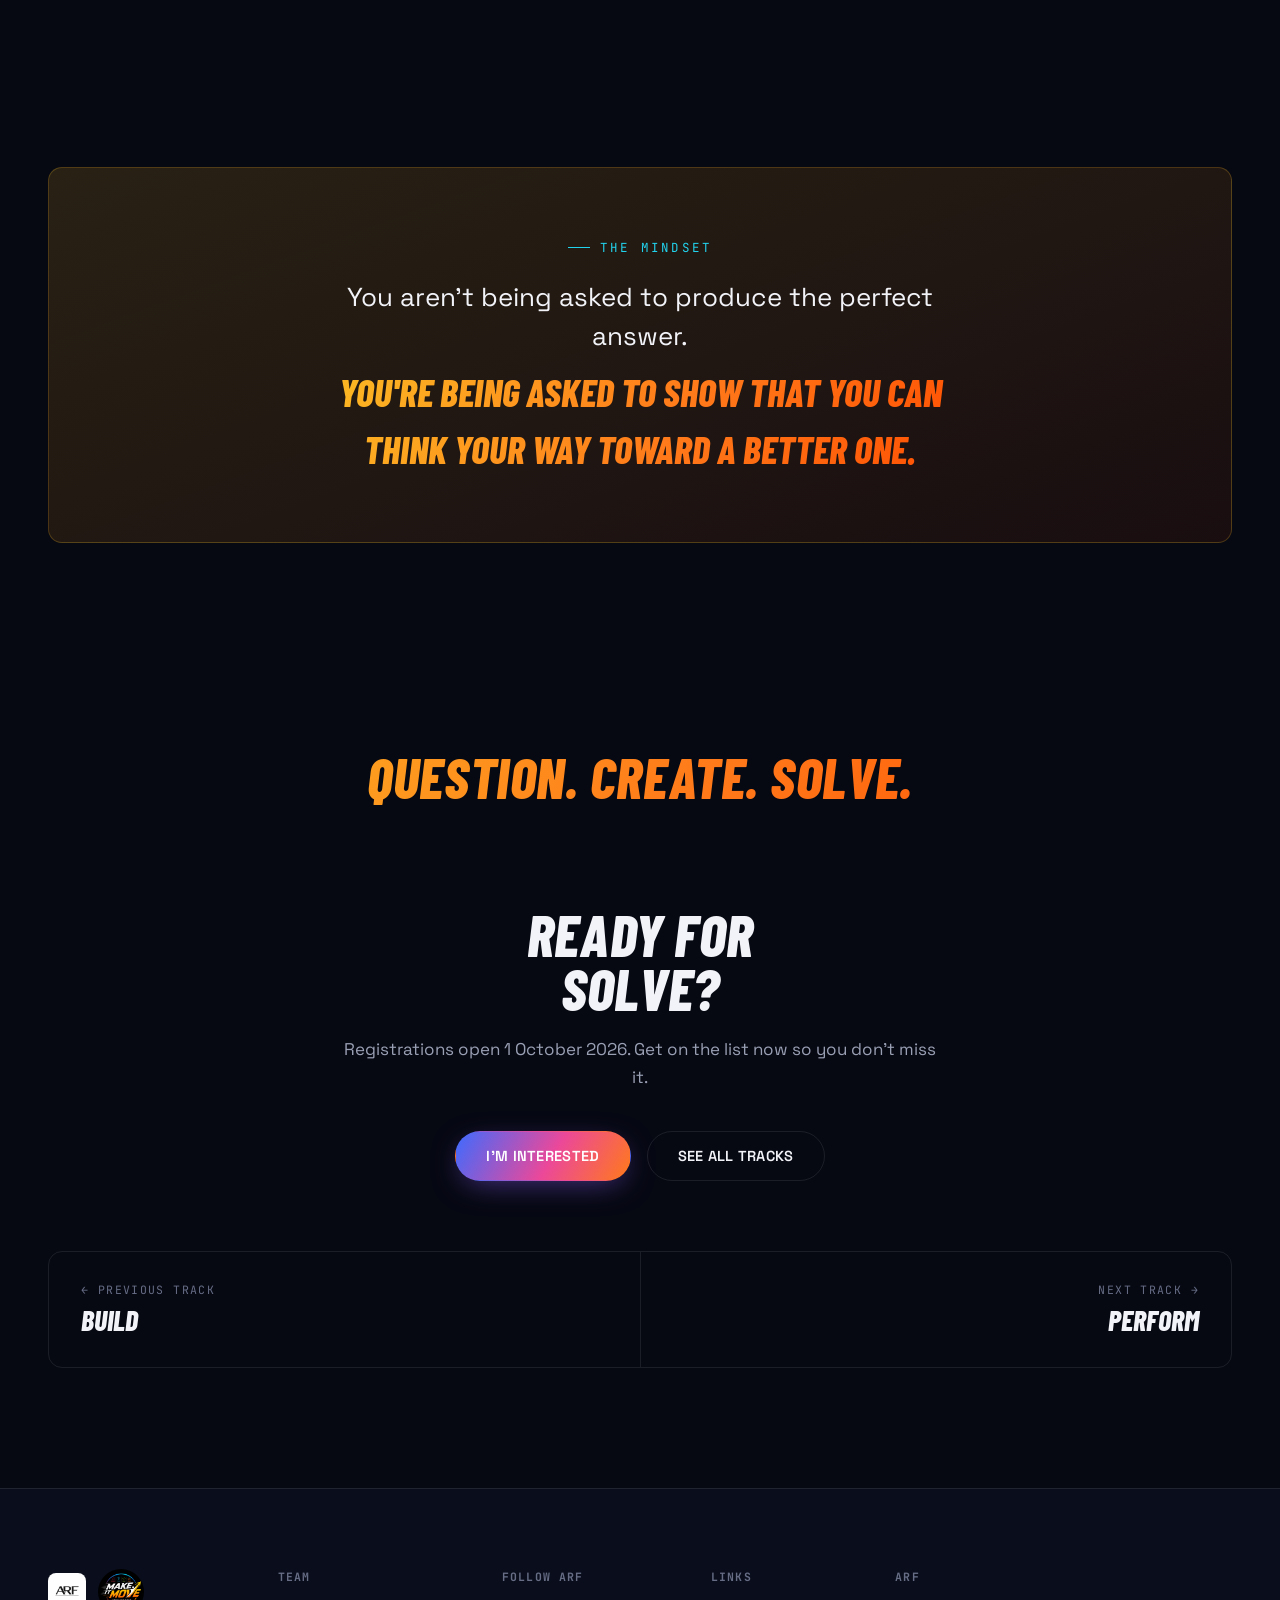
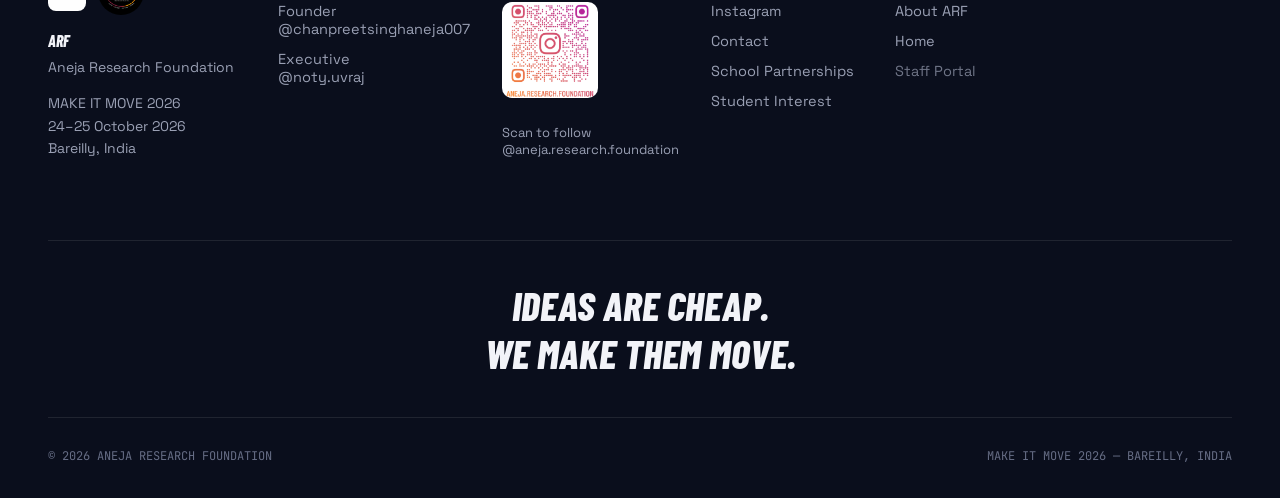
<file: solve.html>
<!DOCTYPE html>
<html lang="en">
<head>
<meta charset="UTF-8">
<meta name="viewport" content="width=device-width, initial-scale=1.0">
<title>SOLVE | MAKE IT MOVE 2026</title>
<meta name="description" content="SOLVE — one of the four tracks of MAKE IT MOVE 2026, Bareilly's youth talent & innovation festival.">
<meta property="og:title" content="SOLVE | MAKE IT MOVE 2026">
<meta property="og:description" content="SOLVE challenges participants to look beyond the obvious and develop practical responses to real-world problems.">
<meta property="og:type" content="website">
<meta property="og:image" content="images/logo.jpeg">
<link rel="stylesheet" href="mim-style.css?v=7">
</head>
<body class="track-solve-page">

<!-- ================= NAV ================= -->
<nav class="navbar">
  <div class="wrap">
    <a href="index.html" class="nav-brand">
      <img src="images/logo.jpeg" alt="ARF — Aneja Research Foundation logo">
      <div class="divider"></div>
      <img src="images/mim-logo.png" alt="MAKE IT MOVE 2026 logo" class="mim-logo-mark">
    </a>

    <ul class="nav-links">
      <li><a href="make-it-move.html#about">About</a></li>
      <li><a href="make-it-move.html#tracks">Tracks</a></li>
      <li><a href="make-it-move.html#schools">Schools</a></li>
      <li><a href="make-it-move.html#faq">FAQ</a></li>
      <li><a href="make-it-move.html#contact">Contact</a></li>
    </ul>

    <div class="nav-cta">
      <a href="make-it-move.html#interest" class="btn btn-ghost btn-sm">I'M INTERESTED</a>
      <a href="make-it-move.html#interest" class="btn btn-primary btn-sm">COMING SOON</a>
      <button class="nav-toggle" id="navToggle" aria-label="Open menu">
        <span></span>
      </button>
    </div>
  </div>
</nav>

<div class="mobile-menu" id="mobileMenu">
  <a href="make-it-move.html#about" class="mob-link">About</a>
  <a href="make-it-move.html#tracks" class="mob-link">Tracks</a>
  <a href="make-it-move.html#schools" class="mob-link">Schools</a>
  <a href="make-it-move.html#faq" class="mob-link">FAQ</a>
  <a href="make-it-move.html#contact" class="mob-link">Contact</a>
  <div class="mob-cta">
    <a href="make-it-move.html#interest" class="btn btn-primary btn-block">I'M INTERESTED</a>
    <a href="make-it-move.html#interest" class="btn btn-ghost btn-block">COMING SOON</a>
  </div>
</div>

<!-- ================= TRACK HERO ================= -->
<section class="track-hero">
  <div class="track-hero-bg"></div>
  <div class="track-hero-art"></div>
  <div class="track-hero-sweep"></div>
  <div class="track-hero-num">04</div>
  <div class="wrap">
    <div class="track-hero-inner reveal in">
      <div class="track-crumb">
        <a href="make-it-move.html#tracks">Tracks</a>
        <span>/</span>
        <span class="num">04</span>
        <span>SOLVE</span>
      </div>
      <h1>SOLVE</h1>
      <p class="tagline">The world has problems.<br>Start here.</p>
      <div class="track-brush"></div>
      <p class="lede">SOLVE challenges participants to look beyond the obvious and develop practical responses to real-world problems.</p>
            <p class="lede">This is where creativity meets critical thinking.</p>
            <p class="lede">Identify the problem. Question the assumptions. Design the solution.</p>
    </div>
  </div>
</section>

<!-- ================= WHAT TO EXPECT ================= -->
<section>
  <div class="wrap">
    <div class="section-head reveal">
      <span class="eyebrow">WHAT TO EXPECT</span>
      <h2>INSIDE THE<br>TRACK.</h2>
    </div>
    <div class="expect-grid reveal">
      <div class="expect-card">
        <div class="expect-icon">
          <svg viewBox="0 0 24 24" fill="none" stroke-width="1.7" stroke-linecap="round" stroke-linejoin="round" stroke="url(#grad-solve-icon)"><circle cx="11" cy="11" r="8"></circle><line x1="21" y1="21" x2="16.65" y2="16.65"></line></svg>
        </div>
        <p>Problem identification</p>
      </div>
      <div class="expect-card">
        <div class="expect-icon">
          <svg viewBox="0 0 24 24" fill="none" stroke-width="1.7" stroke-linecap="round" stroke-linejoin="round" stroke="url(#grad-solve-icon)"><path d="M9.5 2a3.5 3.5 0 0 0-3.5 3.5V6a3 3 0 0 0-2 5 3 3 0 0 0 1 5.5A3.5 3.5 0 0 0 9.5 20a2.5 2.5 0 0 0 2.5-2.5v-13A2.5 2.5 0 0 0 9.5 2z"></path><path d="M14.5 2a3.5 3.5 0 0 1 3.5 3.5V6a3 3 0 0 1 2 5 3 3 0 0 1-1 5.5 3.5 3.5 0 0 1-4.5 3.5 2.5 2.5 0 0 1-2.5-2.5v-13A2.5 2.5 0 0 1 14.5 2z"></path></svg>
        </div>
        <p>Critical thinking</p>
      </div>
      <div class="expect-card">
        <div class="expect-icon">
          <svg viewBox="0 0 24 24" fill="none" stroke-width="1.7" stroke-linecap="round" stroke-linejoin="round" stroke="url(#grad-solve-icon)"><polygon points="13 2 3 14 12 14 11 22 21 10 12 10 13 2"></polygon></svg>
        </div>
        <p>Innovation</p>
      </div>
      <div class="expect-card">
        <div class="expect-icon">
          <svg viewBox="0 0 24 24" fill="none" stroke-width="1.7" stroke-linecap="round" stroke-linejoin="round" stroke="url(#grad-solve-icon)"><rect x="4" y="12" width="4" height="8"></rect><rect x="10" y="7" width="4" height="13"></rect><rect x="16" y="3" width="4" height="17"></rect><line x1="2" y1="21" x2="22" y2="21"></line></svg>
        </div>
        <p>Research & analysis</p>
      </div>
      <div class="expect-card">
        <div class="expect-icon">
          <svg viewBox="0 0 24 24" fill="none" stroke-width="1.7" stroke-linecap="round" stroke-linejoin="round" stroke="url(#grad-solve-icon)"><path d="M14.7 6.3a1 1 0 0 0 0 1.4l1.6 1.6a1 1 0 0 0 1.4 0l3.77-3.77a6 6 0 0 1-7.94 7.94l-6.91 6.91a2.12 2.12 0 0 1-3-3l6.91-6.91a6 6 0 0 1 7.94-7.94l-3.76 3.76z"></path></svg>
        </div>
        <p>Solution design</p>
      </div>
      <div class="expect-card">
        <div class="expect-icon">
          <svg viewBox="0 0 24 24" fill="none" stroke-width="1.7" stroke-linecap="round" stroke-linejoin="round" stroke="url(#grad-solve-icon)"><rect x="2" y="3" width="20" height="14" rx="2" ry="2"></rect><line x1="8" y1="21" x2="16" y2="21"></line><line x1="12" y1="17" x2="12" y2="21"></line></svg>
        </div>
        <p>Presentation & evaluation</p>
      </div>
    </div>
  </div>
</section>

<!-- ================= CALLOUT ================= -->
<section>
  <div class="wrap">
    <div class="callout-banner reveal">
      <span class="eyebrow">THE MINDSET</span>
      <p>You aren't being asked to produce the perfect answer.<strong>You're being asked to show that you can think your way toward a better one.</strong></p>
    </div>
  </div>
</section>

<!-- ================= MANTRA ================= -->
<section style="padding:60px 0;">
  <div class="wrap">
    <div class="mantra-strip reveal">QUESTION. CREATE. SOLVE.</div>
  </div>
</section>

<!-- ================= CTA ================= -->
<section style="padding-top:0;">
  <div class="wrap">
    <div class="section-head center reveal" style="margin-bottom:40px;">
      <h2>READY FOR<br>SOLVE?</h2>
      <p class="center">Registrations open 1 October 2026. Get on the list now so you don't miss it.</p>
    </div>
    <div style="display:flex;justify-content:center;gap:16px;flex-wrap:wrap;margin-bottom:70px;">
      <a href="make-it-move.html#interest" class="btn btn-primary">I'M INTERESTED</a>
      <a href="make-it-move.html#tracks" class="btn btn-ghost">SEE ALL TRACKS</a>
    </div>

    <div class="track-switch reveal">
      <a href="build.html" class="prev">
        <span class="switch-label">← PREVIOUS TRACK</span>
        <span class="switch-name">BUILD</span>
      </a>
      <a href="perform.html" class="next">
        <span class="switch-label">NEXT TRACK →</span>
        <span class="switch-name">PERFORM</span>
      </a>
    </div>
  </div>
</section>

<svg width="0" height="0" style="position:absolute">
  <defs>
    <linearGradient id="grad-solve-icon" x1="0" y1="0" x2="1" y2="1">
      <stop offset="0%" stop-color="var(--amber)"/>
      <stop offset="100%" stop-color="var(--orange-deep)"/>
    </linearGradient>
  </defs>
</svg>

<footer id="contact">
  <div class="wrap">
    <div class="footer-top">
      <div class="footer-brand">
        <div style="display:flex;align-items:center;gap:12px;margin-bottom:16px;">
          <img src="images/logo.jpeg" alt="ARF logo" style="height:38px;width:38px;border-radius:8px;object-fit:cover;margin-bottom:0;">
          <img src="images/mim-logo.png" alt="MAKE IT MOVE 2026 logo" style="height:46px;width:46px;border-radius:50%;object-fit:cover;margin-bottom:0;">
        </div>
        <h4>ARF</h4>
        <p>Aneja Research Foundation</p>
        <p style="margin-top:14px;">MAKE IT MOVE 2026<br>24–25 October 2026<br>Bareilly, India</p>
      </div>

      <div class="footer-col">
        <h5>Team</h5>
        <p>Founder<br><a href="https://instagram.com/chanpreetsinghaneja007" target="_blank" rel="noopener">@chanpreetsinghaneja007</a></p>
        <p>Executive<br><a href="https://instagram.com/noty.uvraj" target="_blank" rel="noopener">@noty.uvraj</a></p>
      </div>

      <div class="footer-col">
        <h5>Follow ARF</h5>
        <a href="https://instagram.com/aneja.research.foundation" target="_blank" rel="noopener" style="display:inline-block;">
          <img src="images/instagram-qr.png" alt="QR code to ARF Instagram — aneja.research.foundation" style="width:96px;height:96px;border-radius:10px;object-fit:cover;">
        </a>
        <p style="margin-top:10px;font-size:13px;">Scan to follow<br>@aneja.research.foundation</p>
      </div>

      <div class="footer-col">
        <h5>Links</h5>
        <a href="https://instagram.com/aneja.research.foundation" target="_blank" rel="noopener">Instagram</a>
        <a href="make-it-move.html#contact">Contact</a>
        <a href="make-it-move.html#schools">School Partnerships</a>
        <a href="make-it-move.html#interest">Student Interest</a>
      </div>

      <div class="footer-col">
        <h5>ARF</h5>
        <a href="index.html">About ARF</a>
        <a href="index.html">Home</a>
        <a href="staff.html" title="Authorised ARF Personnel Only" style="opacity:.7;">Staff Portal</a>
      </div>
    </div>

    <div class="footer-final">IDEAS ARE CHEAP.<br>WE MAKE THEM MOVE.</div>

    <div class="footer-bottom">
      <span>© 2026 ANEJA RESEARCH FOUNDATION</span>
      <span>MAKE IT MOVE 2026 — BAREILLY, INDIA</span>
    </div>
  </div>
</footer>

<script src="mim-script.js?v=2"></script>
</body>
</html>
</file>
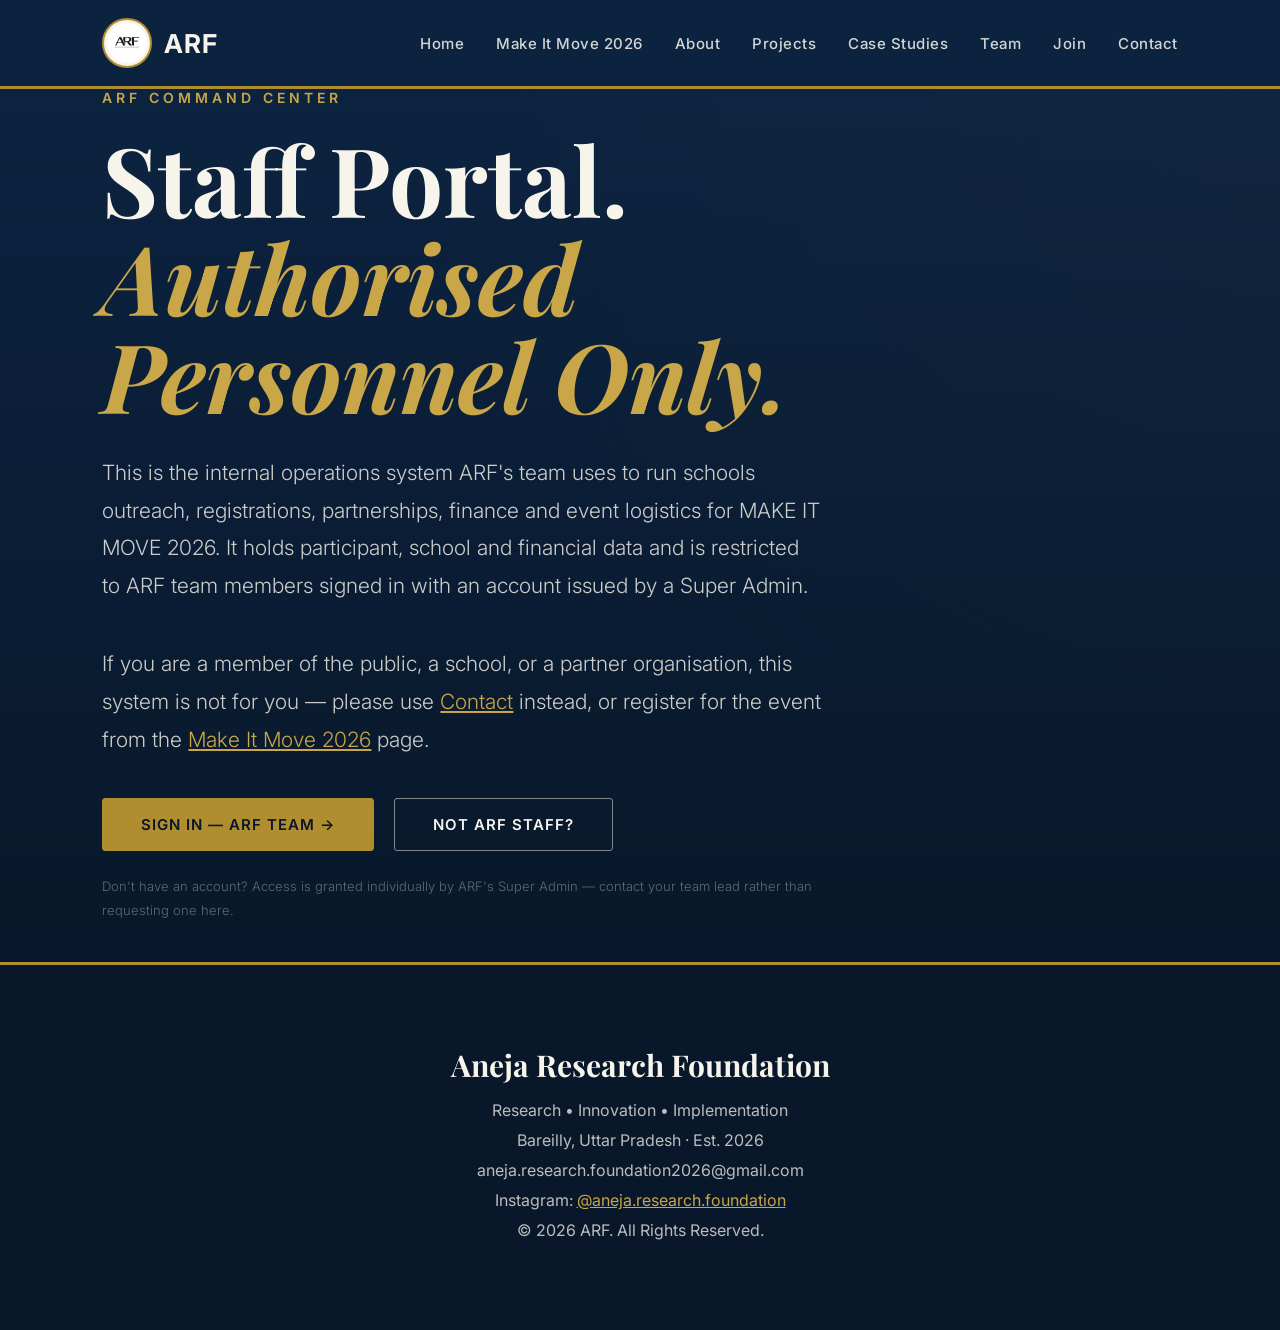
<file: staff.html>
<!DOCTYPE html>

<html lang="en">
<head>
<meta charset="UTF-8">
<meta name="viewport" content="width=device-width, initial-scale=1.0">
<title>Staff Portal | ARF</title>
<meta name="description" content="ARF Command Center — restricted internal operations platform for authorised ARF team members only.">
<meta name="robots" content="noindex, nofollow">
<link rel="stylesheet" href="style.css?v=3">
</head>

<body>

<nav class="navbar">

<div class="logo">
<img src="images/logo.jpeg" alt="ARF Logo">
<span>ARF</span>
</div>

<ul>
<li><a href="index.html">Home</a></li>
<li><a href="make-it-move.html">Make It Move 2026</a></li>
<li><a href="about.html">About</a></li>
<li><a href="projects.html">Projects</a></li>
<li><a href="case-studies.html">Case Studies</a></li>
<li><a href="team.html">Team</a></li>
<li><a href="join.html">Join</a></li>
<li><a href="contact.html">Contact</a></li>
</ul>

</nav>

<section class="hero" style="min-height:60vh;">

<div class="hero-content reveal">

<p class="tagline">ARF COMMAND CENTER</p>

<h1>
Staff Portal.<br>
<span>Authorised Personnel Only.</span>
</h1>

<p class="description">
This is the internal operations system ARF's team uses to run schools
outreach, registrations, partnerships, finance and event logistics for
MAKE IT MOVE 2026. It holds participant, school and financial data and is
restricted to ARF team members signed in with an account issued by a
Super Admin.
</p>

<p class="description">
If you are a member of the public, a school, or a partner organisation,
this system is not for you — please use
<a href="contact.html" style="color:var(--gold-bright);">Contact</a>
instead, or register for the event from the
<a href="make-it-move.html" style="color:var(--gold-bright);">Make It Move 2026</a> page.
</p>

<!--
  STAFF: update this href once ARF Command Center is deployed to a real,
  reachable address (e.g. https://staff.anejaresearchfoundation.com or
  https://command-center.onrender.com). It currently points at localhost
  for local development only, so it will not work from any device other
  than the developer's machine.
-->
<div class="hero-buttons">
<a href="http://localhost:8010/login" class="btn gold-btn">Sign In — ARF Team →</a>
<a href="contact.html" class="btn dark-btn">Not ARF Staff?</a>
</div>

<p class="description" style="font-size:13px;color:var(--muted);margin-top:24px;">
Don't have an account? Access is granted individually by ARF's Super
Admin — contact your team lead rather than requesting one here.
</p>

</div>

</section>

<footer>

<h3>Aneja Research Foundation</h3>

<p>Research • Innovation • Implementation</p>

<p>Bareilly, Uttar Pradesh · Est. 2026</p>

<p>aneja.research.foundation2026@gmail.com</p>

<p>Instagram: <a href="https://instagram.com/aneja.research.foundation" target="_blank" rel="noopener" style="color:var(--gold-bright);">@aneja.research.foundation</a></p>

<p>© 2026 ARF. All Rights Reserved.</p>

</footer>

</body>
</html>
</file>
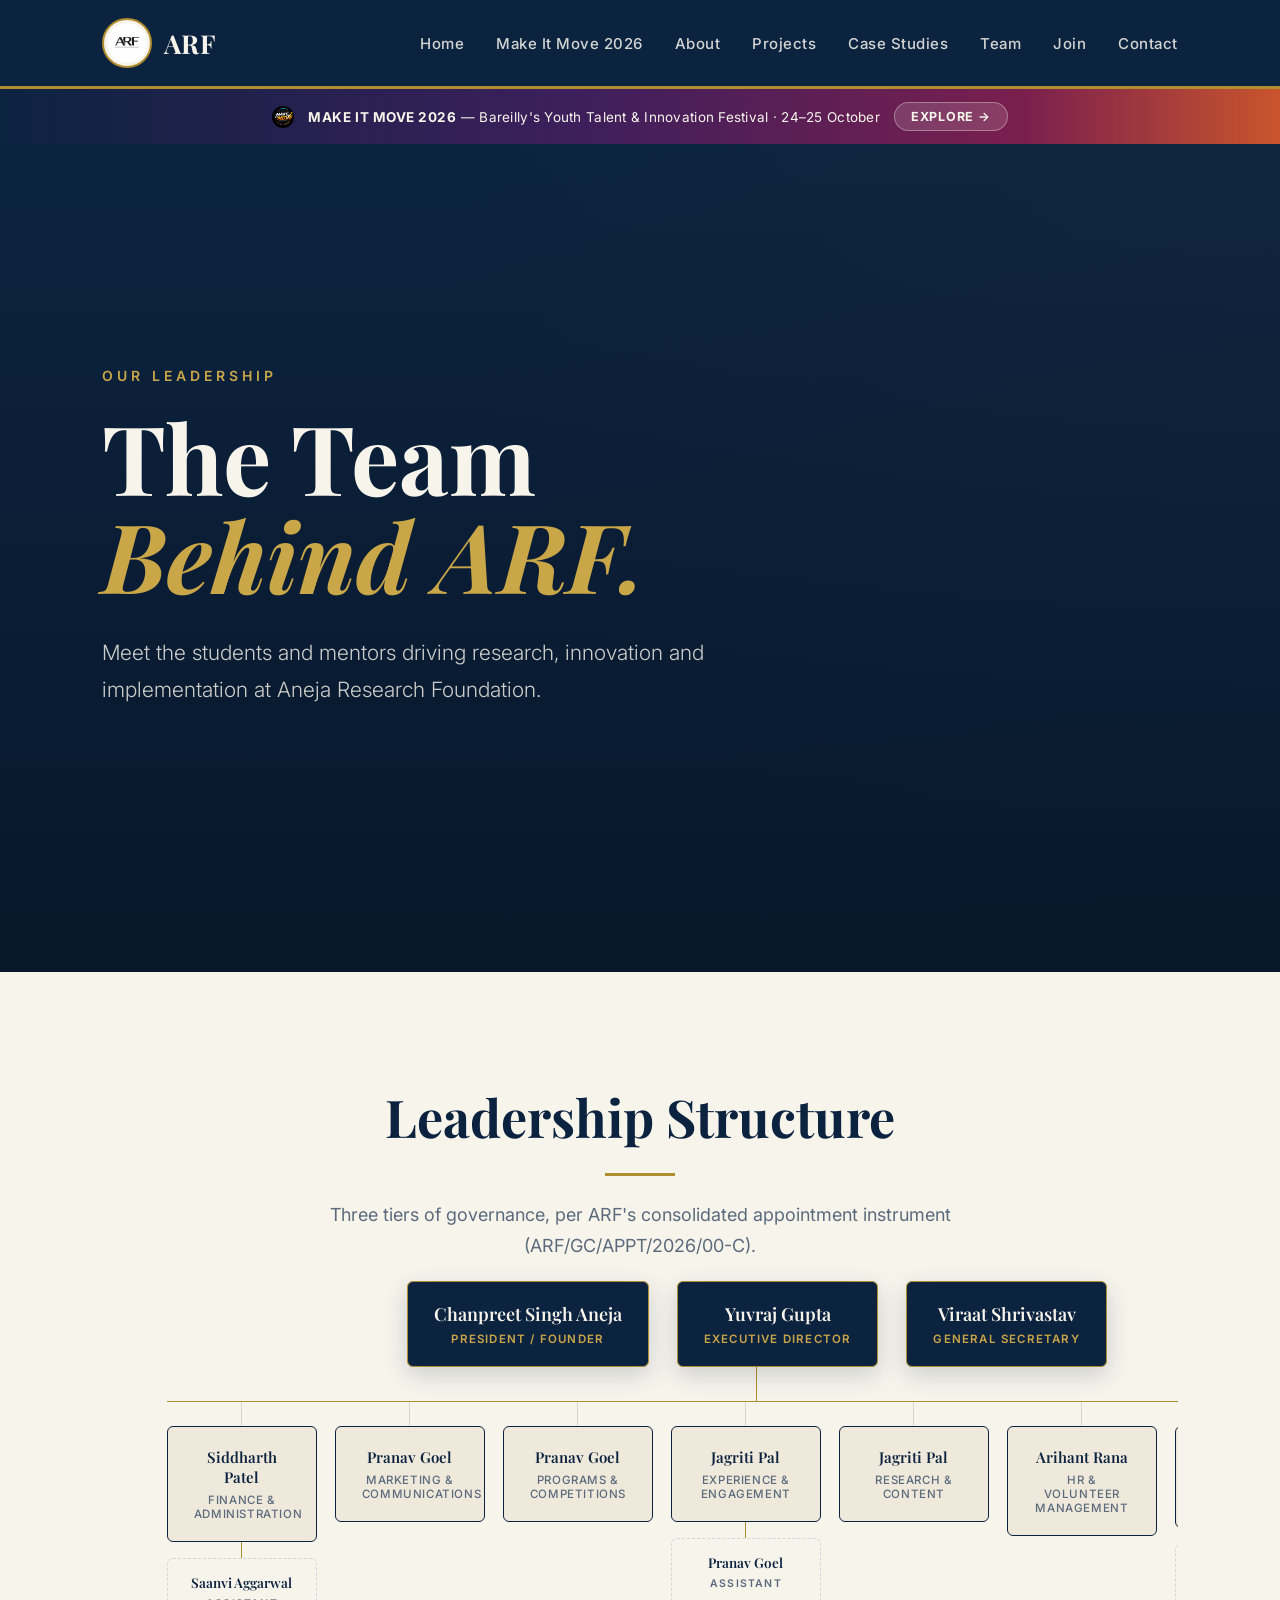
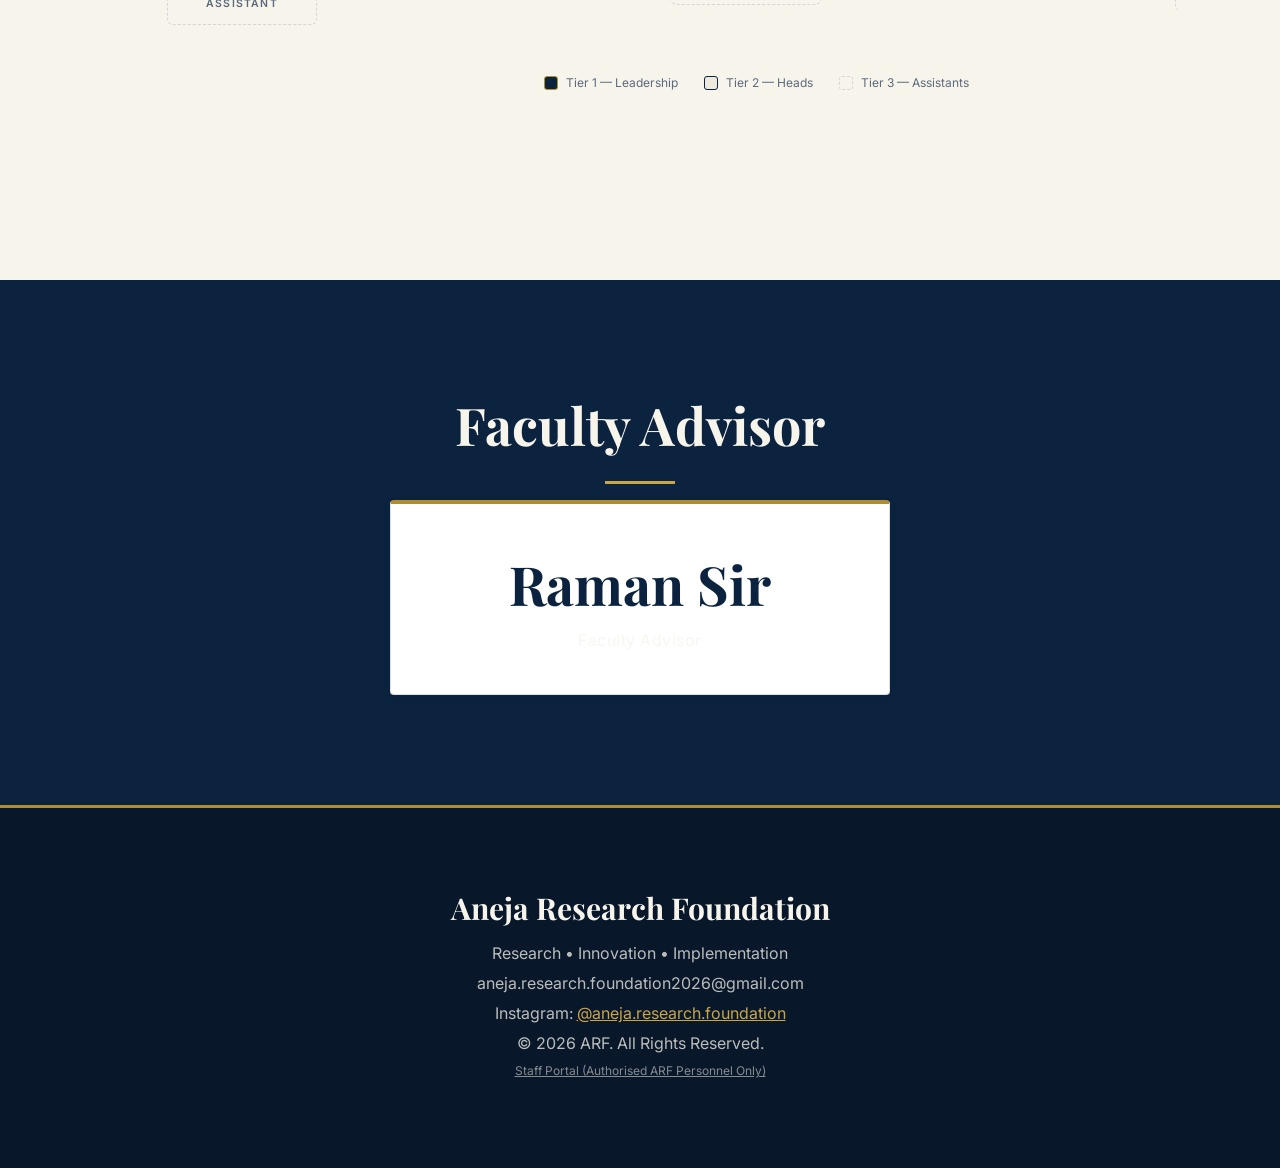
<file: team.html>
<!DOCTYPE html>

<html lang="en">
<head>
<meta charset="UTF-8">
<meta name="viewport" content="width=device-width, initial-scale=1.0">
<title>ARF Team</title>
<link rel="stylesheet" href="style.css?v=3">
</head>

<body>

<nav class="navbar">

<div class="logo">
<img src="images/logo.jpeg" alt="ARF Logo">
ARF
</div>

<ul>
<li><a href="index.html">Home</a></li>
<li><a href="make-it-move.html">Make It Move 2026</a></li>
<li><a href="about.html">About</a></li>
<li><a href="projects.html">Projects</a></li>
<li><a href="case-studies.html">Case Studies</a></li>
<li><a href="team.html">Team</a></li>
<li><a href="join.html">Join</a></li>
<li><a href="contact.html">Contact</a></li>
</ul>

</nav>

<a href="make-it-move.html" class="mim-banner">
<img src="images/mim-logo.png" alt="MAKE IT MOVE 2026 logo">
<span class="mim-banner-text"><strong>MAKE IT MOVE 2026</strong> — Bareilly's Youth Talent &amp; Innovation Festival · 24&ndash;25 October</span>
<span class="mim-banner-cta">Explore &rarr;</span>
</a>

<section class="hero">

<div class="hero-content">

<p class="tagline">OUR LEADERSHIP</p>

<h1>
The Team<br>
<span>Behind ARF.</span>
</h1>

<p class="description">
Meet the students and mentors driving research,
innovation and implementation at Aneja Research Foundation.
</p>

</div>

</section>

<section class="impact">

<h2>Leadership Structure</h2>
<p class="section-lede">Three tiers of governance, per ARF's consolidated appointment instrument (ARF/GC/APPT/2026/00-C).</p>

<div class="org-chart">
<div class="org-chart-inner">

<!-- TIER 1 — President, Executive Director, General Secretary -->
<div class="org-tier1">
<div class="org-node lead">
<h4>Chanpreet Singh Aneja</h4>
<p>President / Founder</p>
</div>
<div class="org-node lead">
<h4>Yuvraj Gupta</h4>
<p>Executive Director</p>
</div>
<div class="org-node lead">
<h4>Viraat Shrivastav</h4>
<p>General Secretary</p>
</div>
</div>

<div class="org-connector-v"></div>
<div class="org-connector-h" style="width:100%;"></div>

<!-- TIER 2 (Heads) + TIER 3 (Assistants) -->
<div class="org-tier2">

<div class="org-dept">
<div class="org-dept-tick"></div>
<div class="org-node head"><h4>Siddharth Patel</h4><p>Finance &amp; Administration</p></div>
<div class="org-connector-v" style="height:16px;"></div>
<div class="org-node assistant"><h4>Saanvi Aggarwal</h4><p>Assistant</p></div>
</div>

<div class="org-dept">
<div class="org-dept-tick"></div>
<div class="org-node head"><h4>Pranav Goel</h4><p>Marketing &amp; Communications</p></div>
</div>

<div class="org-dept">
<div class="org-dept-tick"></div>
<div class="org-node head"><h4>Pranav Goel</h4><p>Programs &amp; Competitions</p></div>
</div>

<div class="org-dept">
<div class="org-dept-tick"></div>
<div class="org-node head"><h4>Jagriti Pal</h4><p>Experience &amp; Engagement</p></div>
<div class="org-connector-v" style="height:16px;"></div>
<div class="org-node assistant"><h4>Pranav Goel</h4><p>Assistant</p></div>
</div>

<div class="org-dept">
<div class="org-dept-tick"></div>
<div class="org-node head"><h4>Jagriti Pal</h4><p>Research &amp; Content</p></div>
</div>

<div class="org-dept">
<div class="org-dept-tick"></div>
<div class="org-node head"><h4>Arihant Rana</h4><p>HR &amp; Volunteer Management</p></div>
</div>

<div class="org-dept">
<div class="org-dept-tick"></div>
<div class="org-node head"><h4>Bhavitavya Singh</h4><p>Technology</p></div>
<div class="org-connector-v" style="height:16px;"></div>
<div class="org-node assistant"><h4>Pranav Goel</h4><p>Assistant</p></div>
</div>

<div class="org-dept">
<div class="org-dept-tick"></div>
<div class="org-node head"><h4>Mantra Maheshwari</h4><p>Outreach &amp; Participation Relations</p></div>
<div class="org-connector-v" style="height:16px;"></div>
<div class="org-node assistant"><h4>Pranav Goel</h4><p>Assistant</p></div>
</div>

<div class="org-dept">
<div class="org-dept-tick"></div>
<div class="org-node head"><h4>Mantra Maheshwari</h4><p>Operations &amp; Logistics</p></div>
</div>

</div>

<div class="org-legend">
<span><i class="sw-lead"></i> Tier 1 — Leadership</span>
<span><i class="sw-head"></i> Tier 2 — Heads</span>
<span><i class="sw-assist"></i> Tier 3 — Assistants</span>
</div>

</div>
</div>

</section>

<section class="research">

<h2>Faculty Advisor</h2>

<div class="card" style="max-width:500px;margin:auto;">
<h3>Raman Sir</h3>
<p>Faculty Advisor</p>
</div>

</section>

<footer>

<h3>Aneja Research Foundation</h3>

<p>Research • Innovation • Implementation</p>

<p>aneja.research.foundation2026@gmail.com</p>

<p>Instagram: <a href="https://instagram.com/aneja.research.foundation" target="_blank" rel="noopener" style="color:var(--gold-bright);">@aneja.research.foundation</a></p>

<p>© 2026 ARF. All Rights Reserved.</p>

<p style="font-size:12px;"><a href="staff.html" style="color:inherit;opacity:.7;">Staff Portal (Authorised ARF Personnel Only)</a></p>

</footer>

</body>
</html>
</file>
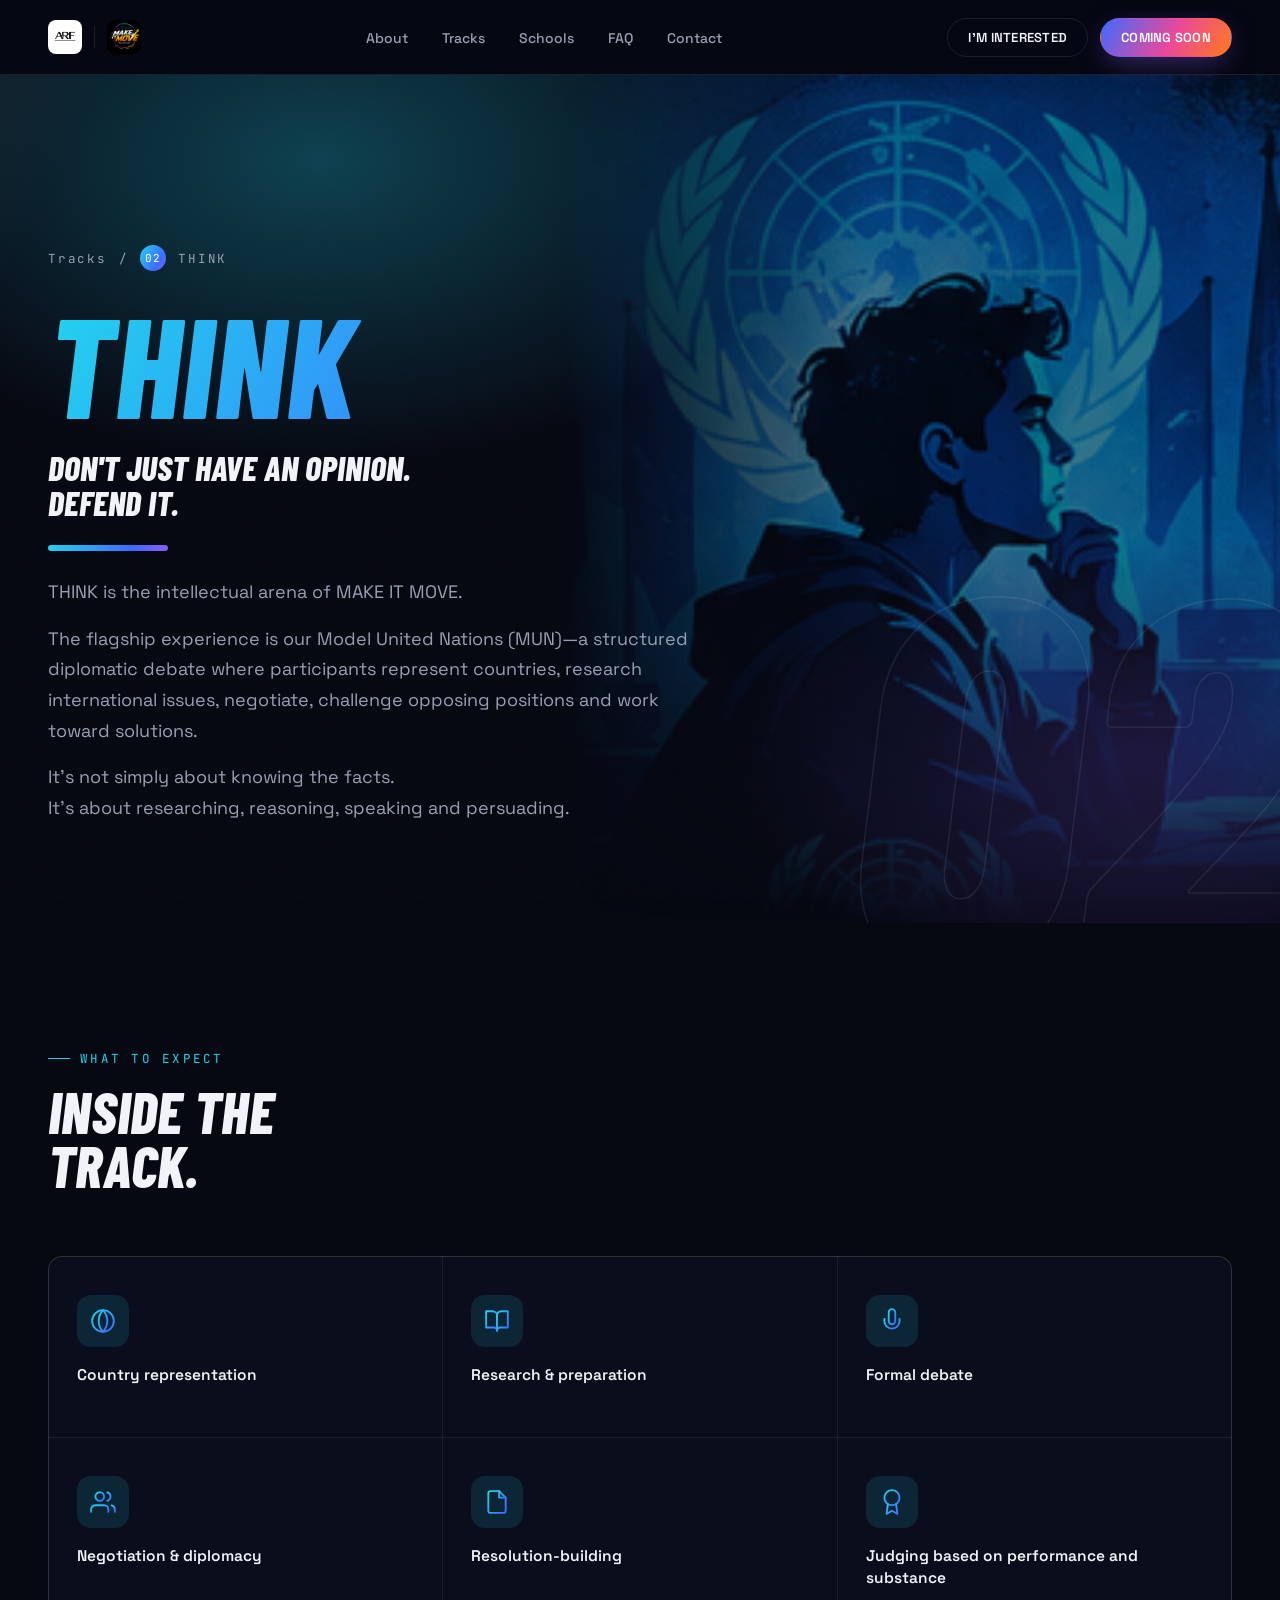
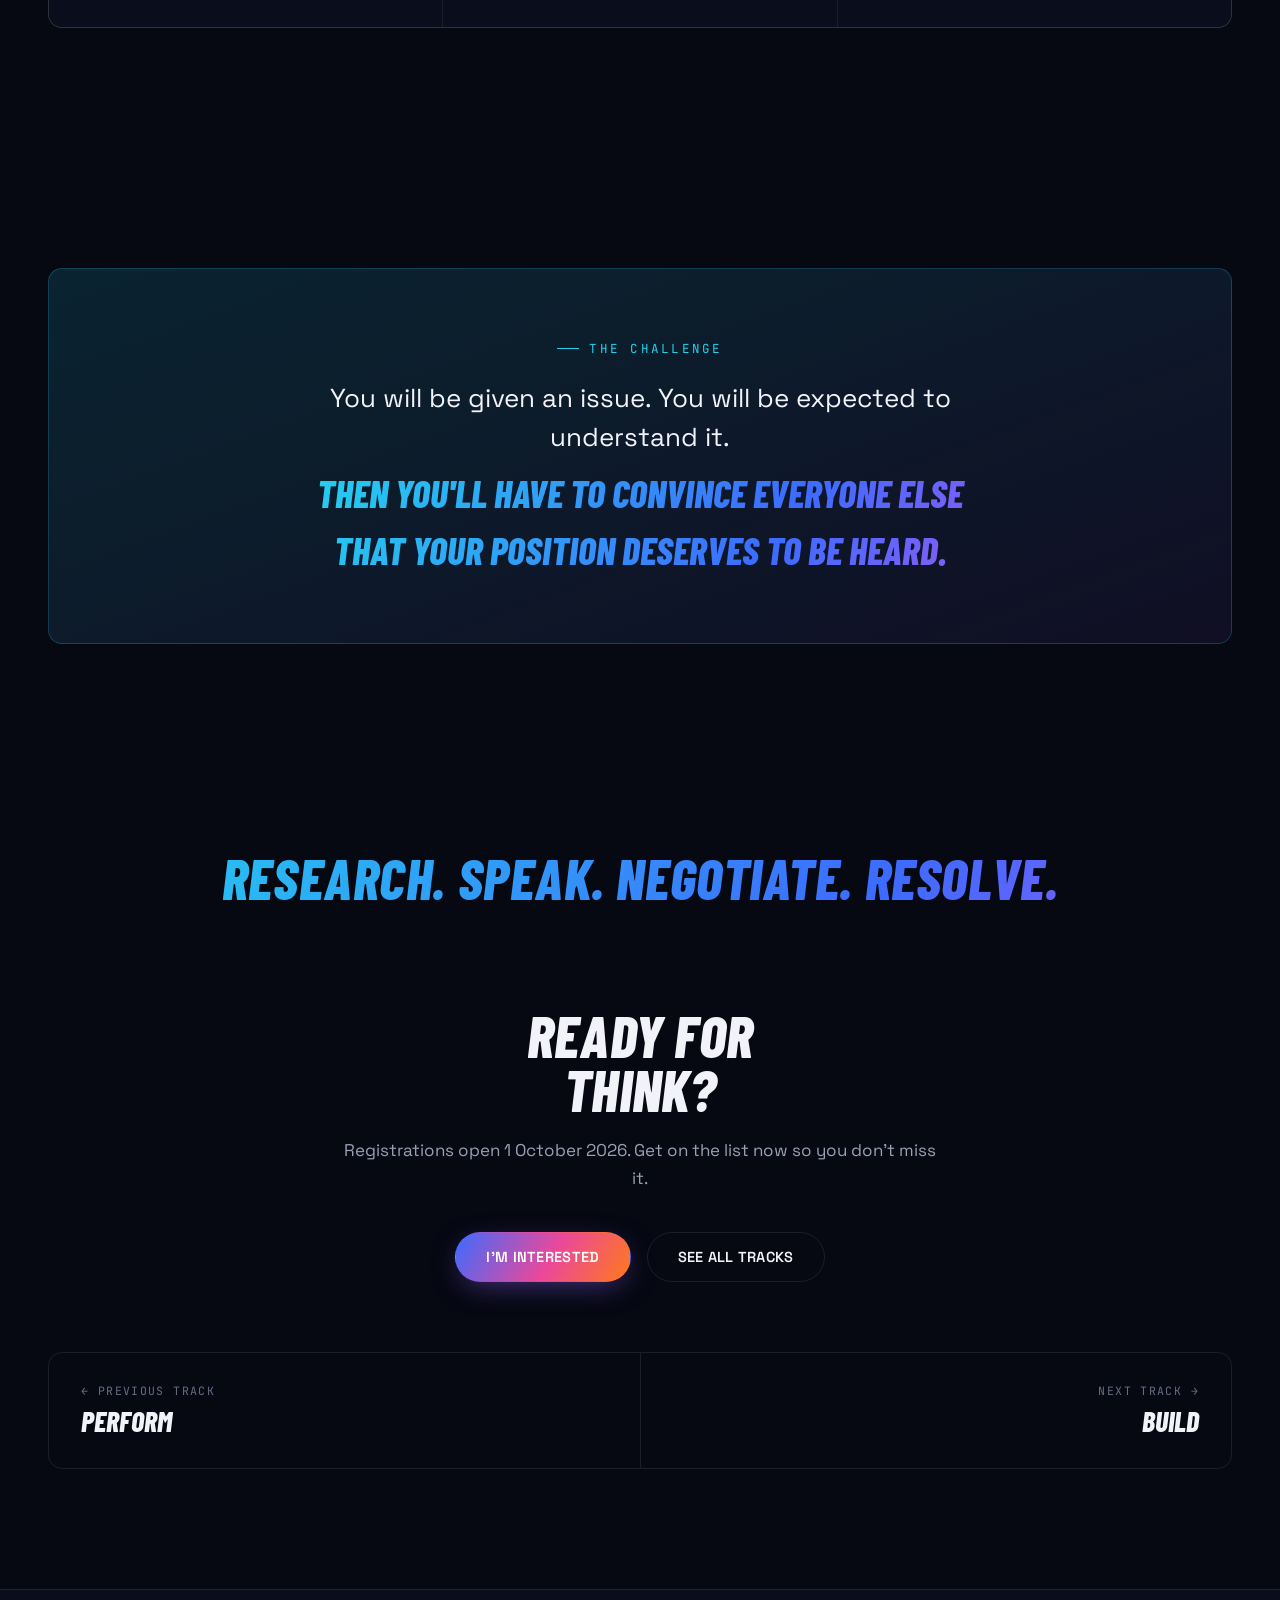
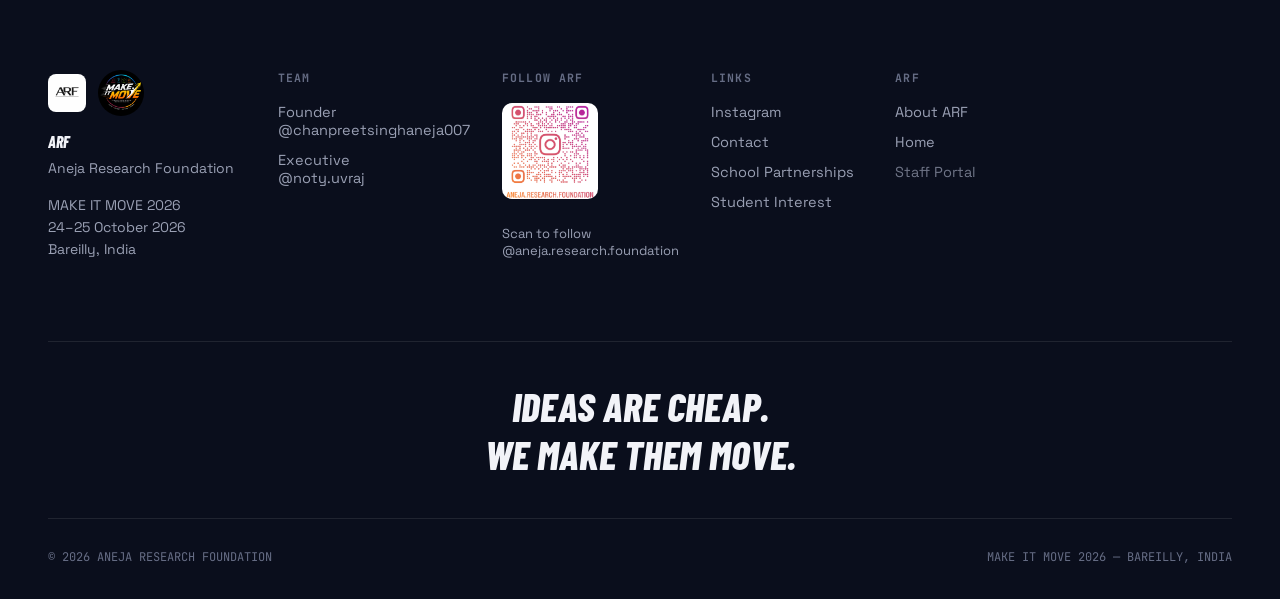
<file: think.html>
<!DOCTYPE html>
<html lang="en">
<head>
<meta charset="UTF-8">
<meta name="viewport" content="width=device-width, initial-scale=1.0">
<title>THINK | MAKE IT MOVE 2026</title>
<meta name="description" content="THINK — one of the four tracks of MAKE IT MOVE 2026, Bareilly's youth talent & innovation festival.">
<meta property="og:title" content="THINK | MAKE IT MOVE 2026">
<meta property="og:description" content="THINK is the intellectual arena of MAKE IT MOVE.">
<meta property="og:type" content="website">
<meta property="og:image" content="images/logo.jpeg">
<link rel="stylesheet" href="mim-style.css?v=7">
</head>
<body class="track-think-page">

<!-- ================= NAV ================= -->
<nav class="navbar">
  <div class="wrap">
    <a href="index.html" class="nav-brand">
      <img src="images/logo.jpeg" alt="ARF — Aneja Research Foundation logo">
      <div class="divider"></div>
      <img src="images/mim-logo.png" alt="MAKE IT MOVE 2026 logo" class="mim-logo-mark">
    </a>

    <ul class="nav-links">
      <li><a href="make-it-move.html#about">About</a></li>
      <li><a href="make-it-move.html#tracks">Tracks</a></li>
      <li><a href="make-it-move.html#schools">Schools</a></li>
      <li><a href="make-it-move.html#faq">FAQ</a></li>
      <li><a href="make-it-move.html#contact">Contact</a></li>
    </ul>

    <div class="nav-cta">
      <a href="make-it-move.html#interest" class="btn btn-ghost btn-sm">I'M INTERESTED</a>
      <a href="make-it-move.html#interest" class="btn btn-primary btn-sm">COMING SOON</a>
      <button class="nav-toggle" id="navToggle" aria-label="Open menu">
        <span></span>
      </button>
    </div>
  </div>
</nav>

<div class="mobile-menu" id="mobileMenu">
  <a href="make-it-move.html#about" class="mob-link">About</a>
  <a href="make-it-move.html#tracks" class="mob-link">Tracks</a>
  <a href="make-it-move.html#schools" class="mob-link">Schools</a>
  <a href="make-it-move.html#faq" class="mob-link">FAQ</a>
  <a href="make-it-move.html#contact" class="mob-link">Contact</a>
  <div class="mob-cta">
    <a href="make-it-move.html#interest" class="btn btn-primary btn-block">I'M INTERESTED</a>
    <a href="make-it-move.html#interest" class="btn btn-ghost btn-block">COMING SOON</a>
  </div>
</div>

<!-- ================= TRACK HERO ================= -->
<section class="track-hero">
  <div class="track-hero-bg"></div>
  <div class="track-hero-art"></div>
  <div class="track-hero-sweep"></div>
  <div class="track-hero-num">02</div>
  <div class="wrap">
    <div class="track-hero-inner reveal in">
      <div class="track-crumb">
        <a href="make-it-move.html#tracks">Tracks</a>
        <span>/</span>
        <span class="num">02</span>
        <span>THINK</span>
      </div>
      <h1>THINK</h1>
      <p class="tagline">Don't just have an opinion.<br>Defend it.</p>
      <div class="track-brush"></div>
      <p class="lede">THINK is the intellectual arena of MAKE IT MOVE.</p>
            <p class="lede">The flagship experience is our Model United Nations (MUN)&mdash;a structured diplomatic debate where participants represent countries, research international issues, negotiate, challenge opposing positions and work toward solutions.</p>
            <p class="lede">It's not simply about knowing the facts.<br>It's about researching, reasoning, speaking and persuading.</p>
    </div>
  </div>
</section>

<!-- ================= WHAT TO EXPECT ================= -->
<section>
  <div class="wrap">
    <div class="section-head reveal">
      <span class="eyebrow">WHAT TO EXPECT</span>
      <h2>INSIDE THE<br>TRACK.</h2>
    </div>
    <div class="expect-grid reveal">
      <div class="expect-card">
        <div class="expect-icon">
          <svg viewBox="0 0 24 24" fill="none" stroke-width="1.7" stroke-linecap="round" stroke-linejoin="round" stroke="url(#grad-think-icon)"><circle cx="12" cy="12" r="10"></circle><line x1="2" y1="12" x2="22" y2="12"></line><path d="M12 2a15.3 15.3 0 0 1 4 10 15.3 15.3 0 0 1-4 10 15.3 15.3 0 0 1-4-10 15.3 15.3 0 0 1 4-10z"></path></svg>
        </div>
        <p>Country representation</p>
      </div>
      <div class="expect-card">
        <div class="expect-icon">
          <svg viewBox="0 0 24 24" fill="none" stroke-width="1.7" stroke-linecap="round" stroke-linejoin="round" stroke="url(#grad-think-icon)"><path d="M2 3h6a4 4 0 0 1 4 4v14a3 3 0 0 0-3-3H2z"></path><path d="M22 3h-6a4 4 0 0 0-4 4v14a3 3 0 0 1 3-3h7z"></path></svg>
        </div>
        <p>Research & preparation</p>
      </div>
      <div class="expect-card">
        <div class="expect-icon">
          <svg viewBox="0 0 24 24" fill="none" stroke-width="1.7" stroke-linecap="round" stroke-linejoin="round" stroke="url(#grad-think-icon)"><path d="M12 1a3 3 0 0 0-3 3v8a3 3 0 0 0 6 0V4a3 3 0 0 0-3-3z"></path><path d="M19 10v2a7 7 0 0 1-14 0v-2"></path><line x1="12" y1="19" x2="12" y2="23"></line><line x1="8" y1="23" x2="16" y2="23"></line></svg>
        </div>
        <p>Formal debate</p>
      </div>
      <div class="expect-card">
        <div class="expect-icon">
          <svg viewBox="0 0 24 24" fill="none" stroke-width="1.7" stroke-linecap="round" stroke-linejoin="round" stroke="url(#grad-think-icon)"><path d="M17 21v-2a4 4 0 0 0-4-4H5a4 4 0 0 0-4 4v2"></path><circle cx="9" cy="7" r="4"></circle><path d="M23 21v-2a4 4 0 0 0-3-3.87"></path><path d="M16 3.13a4 4 0 0 1 0 7.75"></path></svg>
        </div>
        <p>Negotiation & diplomacy</p>
      </div>
      <div class="expect-card">
        <div class="expect-icon">
          <svg viewBox="0 0 24 24" fill="none" stroke-width="1.7" stroke-linecap="round" stroke-linejoin="round" stroke="url(#grad-think-icon)"><path d="M14 2H6a2 2 0 0 0-2 2v16a2 2 0 0 0 2 2h12a2 2 0 0 0 2-2V8z"></path><polyline points="14 2 14 8 20 8"></polyline><line x1="16" y1="13" x2="8" y2="13"></line><line x1="16" y1="17" x2="8" y2="17"></line></svg>
        </div>
        <p>Resolution-building</p>
      </div>
      <div class="expect-card">
        <div class="expect-icon">
          <svg viewBox="0 0 24 24" fill="none" stroke-width="1.7" stroke-linecap="round" stroke-linejoin="round" stroke="url(#grad-think-icon)"><circle cx="12" cy="8" r="7"></circle><polyline points="8.21 13.89 7 23 12 20 17 23 15.79 13.88"></polyline></svg>
        </div>
        <p>Judging based on performance and substance</p>
      </div>
    </div>
  </div>
</section>

<!-- ================= CALLOUT ================= -->
<section>
  <div class="wrap">
    <div class="callout-banner reveal">
      <span class="eyebrow">THE CHALLENGE</span>
      <p>You will be given an issue. You will be expected to understand it.<strong>Then you'll have to convince everyone else that your position deserves to be heard.</strong></p>
    </div>
  </div>
</section>

<!-- ================= MANTRA ================= -->
<section style="padding:60px 0;">
  <div class="wrap">
    <div class="mantra-strip reveal">RESEARCH. SPEAK. NEGOTIATE. RESOLVE.</div>
  </div>
</section>

<!-- ================= CTA ================= -->
<section style="padding-top:0;">
  <div class="wrap">
    <div class="section-head center reveal" style="margin-bottom:40px;">
      <h2>READY FOR<br>THINK?</h2>
      <p class="center">Registrations open 1 October 2026. Get on the list now so you don't miss it.</p>
    </div>
    <div style="display:flex;justify-content:center;gap:16px;flex-wrap:wrap;margin-bottom:70px;">
      <a href="make-it-move.html#interest" class="btn btn-primary">I'M INTERESTED</a>
      <a href="make-it-move.html#tracks" class="btn btn-ghost">SEE ALL TRACKS</a>
    </div>

    <div class="track-switch reveal">
      <a href="perform.html" class="prev">
        <span class="switch-label">← PREVIOUS TRACK</span>
        <span class="switch-name">PERFORM</span>
      </a>
      <a href="build.html" class="next">
        <span class="switch-label">NEXT TRACK →</span>
        <span class="switch-name">BUILD</span>
      </a>
    </div>
  </div>
</section>

<svg width="0" height="0" style="position:absolute">
  <defs>
    <linearGradient id="grad-think-icon" x1="0" y1="0" x2="1" y2="1">
      <stop offset="0%" stop-color="var(--cyan)"/>
      <stop offset="100%" stop-color="var(--blue)"/>
    </linearGradient>
  </defs>
</svg>

<footer id="contact">
  <div class="wrap">
    <div class="footer-top">
      <div class="footer-brand">
        <div style="display:flex;align-items:center;gap:12px;margin-bottom:16px;">
          <img src="images/logo.jpeg" alt="ARF logo" style="height:38px;width:38px;border-radius:8px;object-fit:cover;margin-bottom:0;">
          <img src="images/mim-logo.png" alt="MAKE IT MOVE 2026 logo" style="height:46px;width:46px;border-radius:50%;object-fit:cover;margin-bottom:0;">
        </div>
        <h4>ARF</h4>
        <p>Aneja Research Foundation</p>
        <p style="margin-top:14px;">MAKE IT MOVE 2026<br>24–25 October 2026<br>Bareilly, India</p>
      </div>

      <div class="footer-col">
        <h5>Team</h5>
        <p>Founder<br><a href="https://instagram.com/chanpreetsinghaneja007" target="_blank" rel="noopener">@chanpreetsinghaneja007</a></p>
        <p>Executive<br><a href="https://instagram.com/noty.uvraj" target="_blank" rel="noopener">@noty.uvraj</a></p>
      </div>

      <div class="footer-col">
        <h5>Follow ARF</h5>
        <a href="https://instagram.com/aneja.research.foundation" target="_blank" rel="noopener" style="display:inline-block;">
          <img src="images/instagram-qr.png" alt="QR code to ARF Instagram — aneja.research.foundation" style="width:96px;height:96px;border-radius:10px;object-fit:cover;">
        </a>
        <p style="margin-top:10px;font-size:13px;">Scan to follow<br>@aneja.research.foundation</p>
      </div>

      <div class="footer-col">
        <h5>Links</h5>
        <a href="https://instagram.com/aneja.research.foundation" target="_blank" rel="noopener">Instagram</a>
        <a href="make-it-move.html#contact">Contact</a>
        <a href="make-it-move.html#schools">School Partnerships</a>
        <a href="make-it-move.html#interest">Student Interest</a>
      </div>

      <div class="footer-col">
        <h5>ARF</h5>
        <a href="index.html">About ARF</a>
        <a href="index.html">Home</a>
        <a href="staff.html" title="Authorised ARF Personnel Only" style="opacity:.7;">Staff Portal</a>
      </div>
    </div>

    <div class="footer-final">IDEAS ARE CHEAP.<br>WE MAKE THEM MOVE.</div>

    <div class="footer-bottom">
      <span>© 2026 ANEJA RESEARCH FOUNDATION</span>
      <span>MAKE IT MOVE 2026 — BAREILLY, INDIA</span>
    </div>
  </div>
</footer>

<script src="mim-script.js?v=2"></script>
</body>
</html>
</file>
<file: mim-style.css>
@import url('https://fonts.googleapis.com/css2?family=Barlow+Condensed:ital,wght@0,700;0,800;1,700;1,800;1,900&family=Space+Grotesk:wght@400;500;600;700&family=JetBrains+Mono:wght@400;500&display=swap');

:root{
  --bg:#060812;
  --bg-soft:#0a0e1c;
  --panel:#0d1226;
  --panel-2:rgba(255,255,255,0.035);
  --line:rgba(255,255,255,0.09);
  --ink:#f2f3f8;
  --muted:#9aa0b4;
  --muted-2:#666d85;
  --blue:#3d6bff;
  --violet:#8b5cf6;
  --magenta:#ec4899;
  --cyan:#22d3ee;
  --amber:#fbbf24;
  --orange:#ff7a1a;
  --orange-deep:#ff4d00;
  --green:#3ddc84;
  --grad-1:linear-gradient(120deg,var(--blue),var(--magenta) 55%,var(--orange));
  --grad-2:linear-gradient(120deg,var(--cyan),var(--blue));
  --grad-move:linear-gradient(100deg,#ffffff 0%,var(--amber) 42%,var(--orange) 72%,var(--orange-deep) 100%);
  --grad-arc:conic-gradient(from 200deg,var(--blue),var(--cyan) 25%,var(--magenta) 55%,var(--orange) 80%,var(--blue) 100%);
  --grad-perform:linear-gradient(120deg,var(--magenta),#ff4d6d 55%,var(--orange));
  --grad-think:linear-gradient(120deg,var(--cyan),var(--blue) 70%,var(--violet));
  --grad-build:linear-gradient(120deg,var(--green),var(--cyan) 70%,var(--blue));
  --grad-solve:linear-gradient(120deg,var(--amber),var(--orange) 55%,var(--orange-deep));
  --radius:14px;
}

*{margin:0;padding:0;box-sizing:border-box;}

html{scroll-behavior:smooth;}

body{
  background:var(--bg);
  color:var(--ink);
  font-family:'Space Grotesk',sans-serif;
  overflow-x:hidden;
  position:relative;
}

/* grain texture */
body::before{
  content:"";
  position:fixed;
  inset:0;
  z-index:2;
  pointer-events:none;
  opacity:.05;
  background-image:url("data:image/svg+xml,%3Csvg xmlns='http://www.w3.org/2000/svg' width='120' height='120'%3E%3Cfilter id='n'%3E%3CfeTurbulence type='fractalNoise' baseFrequency='0.85' numOctaves='3' stitchTiles='stitch'/%3E%3C/filter%3E%3Crect width='100%25' height='100%25' filter='url(%23n)'/%3E%3C/svg%3E");
  mix-blend-mode:overlay;
}

::selection{background:var(--magenta);color:#fff;}

.wrap{max-width:1240px;margin:0 auto;padding:0 28px;}

h1,h2,h3,.display{
  font-family:'Barlow Condensed',sans-serif;
  font-weight:800;
  font-style:italic;
  text-transform:uppercase;
  line-height:0.92;
  letter-spacing:0.005em;
}

.eyebrow{
  font-family:'JetBrains Mono',monospace;
  font-size:12.5px;
  letter-spacing:.18em;
  text-transform:uppercase;
  color:var(--cyan);
  display:inline-flex;
  align-items:center;
  gap:10px;
}
.eyebrow::before{
  content:"";
  width:22px;height:1px;
  background:var(--cyan);
  display:inline-block;
}

.grad-text{
  background:var(--grad-move);
  -webkit-background-clip:text;
  background-clip:text;
  -webkit-text-fill-color:transparent;
  color:transparent;
}

a{color:inherit;text-decoration:none;}

/* ===== BUTTONS ===== */
.btn{
  display:inline-flex;
  align-items:center;
  gap:10px;
  padding:15px 30px;
  border-radius:999px;
  font-family:'Space Grotesk',sans-serif;
  font-weight:600;
  font-size:14.5px;
  letter-spacing:.02em;
  cursor:pointer;
  border:1px solid transparent;
  transition:transform .25s ease, box-shadow .25s ease, background .25s ease, border-color .25s ease;
  white-space:nowrap;
}
.btn:active{transform:scale(.97);}
.btn-primary{
  background:var(--grad-1);
  color:#fff;
  box-shadow:0 8px 30px -8px rgba(139,92,246,.55);
}
.btn-primary:hover{box-shadow:0 12px 40px -6px rgba(236,72,153,.6);transform:translateY(-2px);}
.btn-ghost{
  background:transparent;
  border-color:var(--line);
  color:var(--ink);
}
.btn-ghost:hover{border-color:var(--cyan);color:var(--cyan);}
.btn-block{width:100%;justify-content:center;}
.btn-sm{padding:10px 20px;font-size:13px;}

/* ===== NAV ===== */
.navbar{
  position:sticky;top:0;z-index:500;
  backdrop-filter:blur(16px) saturate(140%);
  background:rgba(6,8,18,.72);
  border-bottom:1px solid var(--line);
}
.navbar .wrap{
  display:flex;align-items:center;justify-content:space-between;
  height:74px;
}
.nav-brand{display:flex;align-items:center;gap:12px;}
.nav-brand img{height:34px;width:34px;object-fit:cover;border-radius:8px;}
.nav-brand .divider{width:1px;height:22px;background:var(--line);}
.nav-brand .mim{
  font-family:'Barlow Condensed',sans-serif;font-weight:800;font-style:italic;
  font-size:14px;
  letter-spacing:-.01em;
}
.nav-brand .mim span{color:var(--cyan);}
.mim-logo-mark{
  height:40px;width:40px;
  border-radius:50%;
  object-fit:cover;
}

.nav-links{display:flex;align-items:center;gap:34px;list-style:none;}
.nav-links a{
  font-size:14px;font-weight:500;color:var(--muted);
  transition:color .2s ease;
  position:relative;
}
.nav-links a:hover{color:var(--ink);}

.nav-cta{display:flex;align-items:center;gap:12px;}

.nav-toggle{
  display:none;
  width:42px;height:42px;
  align-items:center;justify-content:center;
  background:transparent;border:1px solid var(--line);border-radius:10px;
  cursor:pointer;
}
.nav-toggle span{display:block;width:18px;height:1.5px;background:var(--ink);position:relative;}
.nav-toggle span::before,.nav-toggle span::after{
  content:"";position:absolute;left:0;width:18px;height:1.5px;background:var(--ink);transition:transform .2s ease;
}
.nav-toggle span::before{top:-6px;}
.nav-toggle span::after{top:6px;}

.mobile-menu{
  display:none;
  position:fixed;inset:74px 0 0 0;
  background:var(--bg-soft);
  z-index:499;
  padding:30px 28px;
  overflow-y:auto;
}
.mobile-menu.open{display:block;}
.mobile-menu a{
  display:block;
  font-family:'Barlow Condensed',sans-serif;font-weight:800;font-style:italic;
  font-size:26px;
  text-transform:uppercase;
  padding:16px 0;
  border-bottom:1px solid var(--line);
}
.mobile-menu .mob-cta{margin-top:26px;display:flex;flex-direction:column;gap:12px;}

/* ===== HERO ===== */
.hero{
  position:relative;
  min-height:100svh;
  display:flex;
  align-items:center;
  padding:120px 0 80px;
  overflow:hidden;
}
.hero-bg{
  position:absolute;inset:0;
  z-index:0;
  background:
    radial-gradient(60% 50% at 18% 20%, rgba(61,107,255,.35), transparent 60%),
    radial-gradient(50% 45% at 85% 15%, rgba(236,72,153,.28), transparent 60%),
    radial-gradient(60% 55% at 60% 90%, rgba(139,92,246,.28), transparent 60%),
    var(--bg);
}
.hero-lines{
  position:absolute;inset:0;z-index:0;opacity:.5;
  background-image:
    linear-gradient(rgba(255,255,255,.045) 1px, transparent 1px),
    linear-gradient(90deg, rgba(255,255,255,.045) 1px, transparent 1px);
  background-size:64px 64px;
  mask-image:radial-gradient(60% 60% at 50% 40%, black, transparent 90%);
}
.hero-orb{
  position:absolute;
  border-radius:50%;
  filter:blur(4px);
  z-index:0;
  animation:float 9s ease-in-out infinite;
}
.orb-1{width:10px;height:10px;background:var(--cyan);top:22%;left:12%;box-shadow:0 0 30px 6px var(--cyan);}
.orb-2{width:7px;height:7px;background:var(--amber);top:65%;left:82%;box-shadow:0 0 24px 6px var(--amber);animation-delay:-3s;}
.orb-3{width:12px;height:12px;background:var(--magenta);top:15%;left:78%;box-shadow:0 0 34px 8px var(--magenta);animation-delay:-6s;}
@keyframes float{
  0%,100%{transform:translateY(0);}
  50%{transform:translateY(-26px);}
}

.hero-content{position:relative;z-index:2;text-align:center;max-width:980px;margin:0 auto;}
.hero-logo{
  width:96px;height:96px;
  border-radius:50%;
  object-fit:cover;
  margin:0 auto 24px;
  display:block;
  box-shadow:0 0 40px -6px rgba(139,92,246,.6);
}
.hero-eyebrow{justify-content:center;margin-bottom:26px;}
.hero h1{
  font-size:clamp(52px,10vw,128px);
  margin-bottom:26px;
}
.hero h1 .line2{
  -webkit-text-stroke:1.5px rgba(255,255,255,.85);
  color:transparent;
  display:block;
}
.hero .sub{
  font-family:'Space Grotesk',sans-serif;
  font-weight:600;
  font-size:clamp(15px,2.4vw,20px);
  letter-spacing:.06em;
  color:var(--ink);
  margin-bottom:14px;
  text-transform:uppercase;
}
.hero .datecity{
  font-family:'JetBrains Mono',monospace;
  font-size:14px;
  color:var(--cyan);
  letter-spacing:.08em;
  margin-bottom:26px;
}
.hero .desc{
  font-size:17px;
  color:var(--muted);
  max-width:560px;
  margin:0 auto 40px;
  line-height:1.6;
}
.hero-buttons{display:flex;gap:16px;justify-content:center;flex-wrap:wrap;}

.hero-scroll{
  position:absolute;bottom:34px;left:50%;transform:translateX(-50%);
  z-index:2;
  font-family:'JetBrains Mono',monospace;
  font-size:11px;
  letter-spacing:.18em;
  color:var(--muted-2);
  display:flex;flex-direction:column;align-items:center;gap:10px;
}
.hero-scroll .bar{width:1px;height:34px;background:linear-gradient(var(--cyan),transparent);animation:scrolldown 1.8s ease-in-out infinite;}
@keyframes scrolldown{0%{opacity:0;transform:translateY(0);}50%{opacity:1;}100%{opacity:0;transform:translateY(16px);}}

/* ===== SECTION shell ===== */
section{position:relative;padding:120px 0;}
.section-head{max-width:760px;margin-bottom:64px;}
.section-head h2{font-size:clamp(34px,5.4vw,58px);margin-top:18px;}
.section-head p{color:var(--muted);font-size:17px;margin-top:20px;max-width:600px;line-height:1.65;}
.center{text-align:center;margin-left:auto;margin-right:auto;}

/* ===== WHAT IS MIM ===== */
.statement-block{
  padding:60px 0;
  text-align:center;
}
.statement-block .stack{
  font-family:'Barlow Condensed',sans-serif;font-weight:800;font-style:italic;
  font-size:clamp(38px,9vw,110px);
  line-height:.98;
  text-transform:uppercase;
}
.statement-block .stack span{
  display:block;
  opacity:.18;
  transition:opacity .5s ease, color .5s ease;
}
.statement-block .stack span.active{
  opacity:1;
  -webkit-background-clip:text;background-clip:text;-webkit-text-fill-color:transparent;color:transparent;
}
.statement-block .stack span.track-perform.active{background-image:var(--grad-perform);}
.statement-block .stack span.track-think.active{background-image:var(--grad-think);}
.statement-block .stack span.track-build.active{background-image:var(--grad-build);}
.statement-block .stack span.track-solve.active{background-image:var(--grad-solve);}

/* ===== TRACKS ===== */
.tracks-grid{
  display:grid;
  grid-template-columns:repeat(2,1fr);
  gap:1px;
  background:var(--line);
  border:1px solid var(--line);
  border-radius:var(--radius);
  overflow:hidden;
}
.track-card{
  background:var(--bg-soft);
  padding:48px 36px 44px;
  position:relative;
  overflow:hidden;
  min-height:280px;
  display:flex;
  flex-direction:column;
  justify-content:flex-end;
  transition:background .35s ease;
  cursor:pointer;
}
.track-card::after{
  content:"";
  position:absolute;top:0;left:0;right:0;height:3px;
  z-index:1;
}
.track-perform::after{background:var(--grad-perform);}
.track-think::after{background:var(--grad-think);}
.track-build::after{background:var(--grad-build);}
.track-solve::after{background:var(--grad-solve);}
.track-card::before{
  content:"";
  position:absolute;inset:0;
  opacity:.08;
  transition:opacity .4s ease;
  z-index:0;
}
.track-card:hover::before{opacity:.22;}
.track-perform::before{background:radial-gradient(circle at 25% 15%, var(--magenta), transparent 55%),radial-gradient(circle at 85% 90%, var(--orange), transparent 60%);}
.track-think::before{background:radial-gradient(circle at 25% 15%, var(--cyan), transparent 55%),radial-gradient(circle at 85% 90%, var(--violet), transparent 60%);}
.track-build::before{background:radial-gradient(circle at 25% 15%, var(--green), transparent 55%),radial-gradient(circle at 85% 90%, var(--cyan), transparent 60%);}
.track-solve::before{background:radial-gradient(circle at 25% 15%, var(--amber), transparent 55%),radial-gradient(circle at 85% 90%, var(--orange-deep), transparent 60%);}
.track-num{
  position:absolute;top:34px;right:36px;
  font-family:'JetBrains Mono',monospace;
  font-size:15px;
  z-index:1;
  -webkit-background-clip:text;background-clip:text;-webkit-text-fill-color:transparent;color:transparent;
  opacity:.9;
}
.track-perform .track-num{background-image:var(--grad-perform);}
.track-think .track-num{background-image:var(--grad-think);}
.track-build .track-num{background-image:var(--grad-build);}
.track-solve .track-num{background-image:var(--grad-solve);}
.track-icon{margin-bottom:22px;z-index:1;position:relative;}
.track-icon svg{width:34px;height:34px;}
.track-card h3{
  font-size:clamp(28px,3.4vw,38px);margin-bottom:14px;z-index:1;position:relative;
  -webkit-background-clip:text;background-clip:text;-webkit-text-fill-color:transparent;color:transparent;
}
.track-perform h3{background-image:var(--grad-perform);}
.track-think h3{background-image:var(--grad-think);}
.track-build h3{background-image:var(--grad-build);}
.track-solve h3{background-image:var(--grad-solve);}
.track-card p{color:var(--muted);font-size:15px;line-height:1.6;max-width:380px;z-index:1;position:relative;}
.track-explore{
  margin-top:22px;
  font-family:'JetBrains Mono',monospace;
  font-size:12px;letter-spacing:.1em;
  display:inline-flex;align-items:center;gap:8px;
  color:var(--ink);
  opacity:.75;
  z-index:1;
  position:relative;
  transition:gap .25s ease,opacity .25s ease;
}
.track-card:hover .track-explore{gap:14px;opacity:1;}

/* ===== WHY ===== */
.why-hero-num{
  font-family:'Barlow Condensed',sans-serif;font-weight:800;font-style:italic;
  font-size:clamp(60px,14vw,180px);
  line-height:.85;
  margin-bottom:8px;
}
.why-words{
  display:flex;flex-wrap:wrap;gap:14px;margin-top:50px;
}
.why-word{
  font-family:'JetBrains Mono',monospace;
  font-size:13px;letter-spacing:.1em;
  border:1px solid var(--line);
  border-radius:999px;
  padding:12px 22px;
  color:var(--muted);
  transition:all .25s ease;
}
.why-word:hover{color:var(--ink);border-color:var(--cyan);background:rgba(34,211,238,.06);}

/* ===== FOR STUDENTS ===== */
.students-wrap{
  display:grid;grid-template-columns:1.1fr .9fr;gap:60px;align-items:center;
}
.quiz-card{
  background:var(--panel);
  border:1px solid var(--line);
  border-radius:var(--radius);
  padding:36px;
}
.quiz-card h4{font-family:'Space Grotesk';font-size:20px;margin-bottom:6px;}
.quiz-card p.hint{color:var(--muted);font-size:14px;margin-bottom:24px;}
.quiz-options{display:flex;flex-direction:column;gap:10px;margin-bottom:22px;}
.quiz-opt{
  border:1px solid var(--line);
  border-radius:10px;
  padding:14px 16px;
  cursor:pointer;
  font-size:14.5px;
  transition:all .2s ease;
  display:flex;justify-content:space-between;align-items:center;
}
.quiz-opt:hover{border-color:var(--violet);background:rgba(139,92,246,.07);}
.quiz-opt.selected{border-color:var(--cyan);background:rgba(34,211,238,.08);color:var(--cyan);}
.quiz-result{
  display:none;
  border-top:1px solid var(--line);
  padding-top:22px;margin-top:6px;
}
.quiz-result.show{display:block;}
.quiz-result .track-name{
  font-family:'Barlow Condensed',sans-serif;font-weight:800;font-style:italic;text-transform:uppercase;
  font-size:34px;
  background:var(--grad-move);-webkit-background-clip:text;background-clip:text;-webkit-text-fill-color:transparent;color:transparent;
  margin-bottom:8px;
}

/* ===== SCHOOLS ===== */
.schools-wrap{
  display:grid;grid-template-columns:1fr 1fr;gap:60px;align-items:center;
}
.school-cta-row{display:flex;gap:14px;flex-wrap:wrap;margin-top:30px;}
.coord-box{
  margin-top:30px;
  border:1px dashed var(--line);
  border-radius:var(--radius);
  padding:22px 24px;
  font-size:14px;
  color:var(--muted);
}
.coord-box a{color:var(--cyan);}

/* ===== FORM ===== */
.form-card{
  background:var(--panel);
  border:1px solid var(--line);
  border-radius:var(--radius);
  padding:44px;
  max-width:720px;
  margin:0 auto;
}
.form-note{
  font-family:'JetBrains Mono',monospace;
  font-size:12.5px;
  color:var(--amber);
  border:1px solid rgba(251,191,36,.3);
  background:rgba(251,191,36,.06);
  border-radius:10px;
  padding:14px 16px;
  margin-bottom:30px;
}
.form-grid{display:grid;grid-template-columns:1fr 1fr;gap:18px;}
.field{margin-bottom:18px;}
.field.full{grid-column:1/-1;}
.field label{
  display:block;font-size:12.5px;letter-spacing:.06em;text-transform:uppercase;
  color:var(--muted);margin-bottom:8px;font-family:'JetBrains Mono',monospace;
}
.field input,.field select{
  width:100%;
  background:rgba(255,255,255,.03);
  border:1px solid var(--line);
  border-radius:10px;
  padding:13px 15px;
  color:var(--ink);
  font-family:'Space Grotesk',sans-serif;
  font-size:14.5px;
  outline:none;
  transition:border-color .2s ease, background .2s ease;
}
.field input::placeholder{color:var(--muted-2);}
.field input:focus,.field select:focus{border-color:var(--cyan);background:rgba(34,211,238,.04);}
.track-pick{display:flex;gap:10px;flex-wrap:wrap;}
.track-pick label{
  flex:1;min-width:120px;
  border:1px solid var(--line);
  border-radius:10px;
  padding:12px;
  text-align:center;
  cursor:pointer;
  font-size:13.5px;
  transition:all .2s ease;
  text-transform:none;
}
.track-pick input{display:none;}
.track-pick input:checked + span{color:var(--cyan);}
.track-pick label:has(input:checked){border-color:var(--cyan);background:rgba(34,211,238,.08);}
.form-success{
  display:none;
  text-align:center;
  padding:40px 10px;
}
.form-success.show{display:block;}
.form-success .check{font-size:44px;margin-bottom:14px;}

/* ===== TIMELINE ===== */
.timeline{
  display:flex;
  flex-direction:column;
  border-left:1px solid var(--line);
  margin-left:8px;
}
.tl-item{
  position:relative;
  padding:0 0 46px 34px;
}
.tl-item:last-child{padding-bottom:0;}
.tl-item::before{
  content:"";
  position:absolute;left:-6.5px;top:2px;
  width:12px;height:12px;border-radius:50%;
  background:var(--bg);
  border:2px solid var(--cyan);
}
.tl-item.highlight::before{background:var(--grad-1);border-color:transparent;}
.tl-date{
  font-family:'JetBrains Mono',monospace;
  font-size:13px;color:var(--cyan);letter-spacing:.08em;margin-bottom:6px;
}
.tl-item h4{font-family:'Space Grotesk';font-weight:700;font-size:20px;margin-bottom:4px;}
.tl-item p{color:var(--muted);font-size:14.5px;}

/* ===== EXPERIENCE TEASER ===== */
.teaser-words{
  display:grid;grid-template-columns:repeat(4,1fr);gap:1px;
  background:var(--line);border:1px solid var(--line);border-radius:var(--radius);overflow:hidden;
  margin-top:56px;
}
.teaser-word{
  background:var(--bg-soft);
  padding:46px 20px;
  text-align:center;
  font-family:'Barlow Condensed';font-weight:800;font-style:italic;
  font-size:clamp(18px,2.6vw,26px);
  letter-spacing:-.01em;
}

/* ===== FAQ ===== */
.faq-list{max-width:800px;}
.faq-item{border-bottom:1px solid var(--line);}
.faq-q{
  width:100%;text-align:left;background:none;border:none;color:var(--ink);
  padding:26px 0;display:flex;justify-content:space-between;align-items:center;
  cursor:pointer;font-family:'Space Grotesk';font-size:17px;font-weight:600;gap:20px;
}
.faq-q .plus{font-family:'JetBrains Mono';font-size:20px;color:var(--cyan);transition:transform .3s ease;flex-shrink:0;}
.faq-item.open .plus{transform:rotate(45deg);}
.faq-a{max-height:0;overflow:hidden;transition:max-height .35s ease;}
.faq-a p{color:var(--muted);font-size:15px;line-height:1.6;padding-bottom:24px;max-width:640px;}

/* ===== PARTNERS ===== */
.partners-grid{
  display:grid;grid-template-columns:repeat(4,1fr);gap:16px;
}
.partner-slot{
  aspect-ratio:1.6;
  border:1px dashed var(--line);
  border-radius:12px;
  display:flex;align-items:center;justify-content:center;
  font-family:'JetBrains Mono',monospace;
  font-size:11.5px;letter-spacing:.08em;
  color:var(--muted-2);text-transform:uppercase;
}

/* ===== FOOTER ===== */
footer{
  border-top:1px solid var(--line);
  padding:80px 0 34px;
  background:var(--bg-soft);
}
.footer-top{
  display:grid;grid-template-columns:1.3fr 1fr 1fr 1fr 1fr 1fr;gap:32px;
  margin-bottom:70px;
}
.footer-brand img{height:38px;width:38px;border-radius:8px;object-fit:cover;margin-bottom:16px;}
.footer-brand h4{font-family:'Barlow Condensed';font-weight:800;font-style:italic;font-size:16px;margin-bottom:6px;}
.footer-brand p{color:var(--muted);font-size:14px;line-height:1.6;}
.footer-col h5{
  font-family:'JetBrains Mono',monospace;font-size:11.5px;letter-spacing:.1em;
  color:var(--muted-2);text-transform:uppercase;margin-bottom:18px;
}
.footer-col a, .footer-col p{
  display:block;color:var(--muted);font-size:14.5px;margin-bottom:12px;
}
.footer-col a:hover{color:var(--cyan);}
.footer-final{
  text-align:center;
  font-family:'Barlow Condensed';font-weight:800;font-style:italic;
  font-size:clamp(22px,4.4vw,40px);
  padding:40px 0;
  border-top:1px solid var(--line);
  border-bottom:1px solid var(--line);
  margin-bottom:30px;
}
.footer-bottom{
  display:flex;justify-content:space-between;align-items:center;flex-wrap:wrap;gap:14px;
  font-family:'JetBrains Mono',monospace;font-size:12px;color:var(--muted-2);
}

/* ===== reveal animation ===== */
.reveal{opacity:0;transform:translateY(28px);transition:opacity .7s ease, transform .7s ease;}
.reveal.in{opacity:1;transform:translateY(0);}

/* ===== responsive ===== */
@media (max-width:900px){
  .nav-links,.nav-cta .btn-ghost{display:none;}
  .nav-toggle{display:flex;}
  .tracks-grid{grid-template-columns:1fr;}
  .students-wrap,.schools-wrap{grid-template-columns:1fr;gap:36px;}
  .form-grid{grid-template-columns:1fr;}
  .teaser-words{grid-template-columns:1fr 1fr;}
  .footer-top{grid-template-columns:1fr 1fr;gap:32px;}
  .partners-grid{grid-template-columns:repeat(2,1fr);}
  .nav-brand img{height:30px;width:30px;}
  .mim-logo-mark{height:30px;width:30px;}
}
@media (max-width:560px){
  .wrap{padding:0 20px;}
  section{padding:80px 0;}
  .teaser-words{grid-template-columns:1fr;}
  .footer-top{grid-template-columns:1fr;}
  .hero-buttons{flex-direction:column;width:100%;}
  .hero-buttons .btn{width:100%;justify-content:center;}
}

/* ===== TRACK DETAIL PAGES ===== */
.track-hero{
  position:relative;
  padding:170px 0 100px;
  overflow:hidden;
}
.track-hero-bg{position:absolute;inset:0;z-index:0;}
.track-perform-page .track-hero-bg{background:radial-gradient(65% 60% at 25% 10%, rgba(236,72,153,.30), transparent 60%),radial-gradient(55% 50% at 90% 80%, rgba(255,122,26,.22), transparent 60%),var(--bg);}
.track-think-page .track-hero-bg{background:radial-gradient(65% 60% at 25% 10%, rgba(34,211,238,.28), transparent 60%),radial-gradient(55% 50% at 90% 80%, rgba(139,92,246,.24), transparent 60%),var(--bg);}
.track-build-page .track-hero-bg{background:radial-gradient(65% 60% at 25% 10%, rgba(61,220,132,.26), transparent 60%),radial-gradient(55% 50% at 90% 80%, rgba(34,211,238,.24), transparent 60%),var(--bg);}
.track-solve-page .track-hero-bg{background:radial-gradient(65% 60% at 25% 10%, rgba(251,191,36,.28), transparent 60%),radial-gradient(55% 50% at 90% 80%, rgba(255,77,0,.22), transparent 60%),var(--bg);}

/* ---- poster artwork, right-hand side, faded into the dark bg ---- */
.track-hero-art{
  position:absolute;
  top:0;right:0;bottom:0;
  width:56%;
  background-size:cover;
  background-position:center 20%;
  opacity:.5;
  z-index:0;
  -webkit-mask-image:linear-gradient(to right, transparent, black 42%), linear-gradient(to bottom, black 55%, transparent);
  -webkit-mask-composite:source-in;
  mask-image:linear-gradient(to right, transparent, black 42%), linear-gradient(to bottom, black 55%, transparent);
  mask-composite:intersect;
}
.track-perform-page .track-hero-art{background-image:url('images/poster-perform.png');}
.track-think-page .track-hero-art{background-image:url('images/poster-think.png');}
.track-build-page .track-hero-art{background-image:url('images/poster-build.png');}
.track-solve-page .track-hero-art{background-image:url('images/poster-solve.png');}

.track-hero-inner{position:relative;z-index:2;max-width:820px;}
.track-crumb{
  display:flex;align-items:center;gap:12px;margin-bottom:28px;
  font-family:'JetBrains Mono',monospace;font-size:12.5px;letter-spacing:.14em;color:var(--muted);
}
.track-crumb a{color:var(--muted);transition:color .2s ease;}
.track-crumb a:hover{color:var(--ink);}
.track-crumb .num{
  width:26px;height:26px;border-radius:50%;
  display:inline-flex;align-items:center;justify-content:center;
  font-size:11px;color:#fff;
}
.track-perform-page .track-crumb .num{background:var(--grad-perform);}
.track-think-page .track-crumb .num{background:var(--grad-think);}
.track-build-page .track-crumb .num{background:var(--grad-build);}
.track-solve-page .track-crumb .num{background:var(--grad-solve);}

.track-hero-inner h1{
  font-size:clamp(56px,11vw,140px);
  margin-bottom:22px;
  -webkit-background-clip:text;background-clip:text;-webkit-text-fill-color:transparent;color:transparent;
}
.track-perform-page .track-hero-inner h1{background-image:var(--grad-perform);}
.track-think-page .track-hero-inner h1{background-image:var(--grad-think);}
.track-build-page .track-hero-inner h1{background-image:var(--grad-build);}
.track-solve-page .track-hero-inner h1{background-image:var(--grad-solve);}

.track-hero-inner .tagline{
  font-family:'Barlow Condensed',sans-serif;font-weight:800;font-style:italic;text-transform:uppercase;
  font-size:clamp(22px,3.6vw,34px);
  color:var(--ink);
  margin-bottom:24px;
  line-height:1.05;
}
.track-hero-inner .lede{font-size:18px;color:var(--muted);max-width:640px;line-height:1.7;}
.track-hero-inner .lede + .lede{margin-top:16px;}
.track-hero-inner .lede strong{color:var(--ink);font-weight:600;}

/* big graphic number watermark */
.track-hero-num{
  position:absolute;
  right:-2%;top:50%;
  font-family:'Barlow Condensed',sans-serif;font-weight:800;font-style:italic;
  font-size:min(46vw,520px);
  line-height:1;
  color:transparent;
  -webkit-text-stroke:1.5px rgba(255,255,255,.08);
  z-index:0;
  pointer-events:none;
  user-select:none;
  animation:trackNumFloat 8s ease-in-out infinite;
}
@keyframes trackNumFloat{
  0%,100%{transform:translateY(-50%);}
  50%{transform:translateY(-56%);}
}

/* ---- poster-referenced light sweep, one diagonal stroke of brightness
   drifting through the hero, echoing the poster's paint-stroke bands ---- */
.track-hero-sweep{
  position:absolute;inset:0;z-index:0;
  overflow:hidden;
  pointer-events:none;
}
.track-hero-sweep::before{
  content:"";
  position:absolute;
  top:-30%;left:-35%;
  width:45%;height:160%;
  background:linear-gradient(100deg, transparent, rgba(255,255,255,.06) 45%, transparent 65%);
  transform:skewX(-16deg) translateX(-10%);
  animation:heroSweep 9s ease-in-out infinite;
}
@keyframes heroSweep{
  0%,100%{transform:skewX(-16deg) translateX(-10%);}
  50%{transform:skewX(-16deg) translateX(260%);}
}

/* ---- brush-stroke underline beneath the track tagline ---- */
.track-brush{
  height:6px;
  width:120px;
  border-radius:3px;
  margin:4px 0 26px;
  transform-origin:left center;
  animation:brushGrow 1.1s cubic-bezier(.2,.8,.2,1) .15s both;
}
.track-perform-page .track-brush{background:var(--grad-perform);}
.track-think-page .track-brush{background:var(--grad-think);}
.track-build-page .track-brush{background:var(--grad-build);}
.track-solve-page .track-brush{background:var(--grad-solve);}
@keyframes brushGrow{
  0%{transform:scaleX(0);opacity:0;}
  60%{opacity:1;}
  100%{transform:scaleX(1);opacity:1;}
}
@media (prefers-reduced-motion: reduce){
  .track-hero-num, .track-hero-sweep::before, .track-brush{animation:none;}
}

/* ---- WHAT TO EXPECT grid ---- */
.expect-grid{
  display:grid;
  grid-template-columns:repeat(3,1fr);
  gap:1px;
  background:var(--line);
  border:1px solid var(--line);
  border-radius:var(--radius);
  overflow:hidden;
}
.expect-card{
  background:var(--bg-soft);
  padding:38px 28px;
  display:flex;flex-direction:column;gap:18px;
  min-height:180px;
  transition:background .3s ease, transform .3s ease;
}
.expect-card:hover{transform:translateY(-3px);}
.expect-card .expect-icon{
  width:52px;height:52px;
  border-radius:14px;
  display:flex;align-items:center;justify-content:center;
  background:rgba(255,255,255,.04);
}
.expect-card .expect-icon svg{width:26px;height:26px;}
.expect-card p{
  font-size:15.5px;font-weight:600;color:var(--ink);
  font-family:'Space Grotesk',sans-serif;
  line-height:1.4;
}
.track-perform-page .expect-card .expect-icon{background:rgba(236,72,153,.12);}
.track-think-page .expect-card .expect-icon{background:rgba(34,211,238,.12);}
.track-build-page .expect-card .expect-icon{background:rgba(61,220,132,.12);}
.track-solve-page .expect-card .expect-icon{background:rgba(251,191,36,.12);}

/* ---- callout / experience banner ---- */
.callout-banner{
  border-radius:var(--radius);
  padding:64px 48px;
  position:relative;
  overflow:hidden;
  text-align:center;
}
.track-perform-page .callout-banner{background:linear-gradient(160deg, rgba(236,72,153,.14), rgba(255,122,26,.08));border:1px solid rgba(236,72,153,.22);}
.track-think-page .callout-banner{background:linear-gradient(160deg, rgba(34,211,238,.14), rgba(139,92,246,.08));border:1px solid rgba(34,211,238,.22);}
.track-build-page .callout-banner{background:linear-gradient(160deg, rgba(61,220,132,.14), rgba(34,211,238,.08));border:1px solid rgba(61,220,132,.22);}
.track-solve-page .callout-banner{background:linear-gradient(160deg, rgba(251,191,36,.14), rgba(255,77,0,.08));border:1px solid rgba(251,191,36,.22);}
.callout-banner .eyebrow{justify-content:center;margin-bottom:22px;}
.callout-banner p{
  font-size:clamp(19px,2.6vw,26px);
  color:var(--ink);
  max-width:680px;
  margin:0 auto;
  line-height:1.5;
}
.callout-banner p strong{
  display:block;
  font-family:'Barlow Condensed',sans-serif;font-weight:800;font-style:italic;text-transform:uppercase;
  font-size:clamp(26px,3.6vw,38px);
  margin-top:8px;
  -webkit-background-clip:text;background-clip:text;-webkit-text-fill-color:transparent;color:transparent;
}
.track-perform-page .callout-banner p strong{background-image:var(--grad-perform);}
.track-think-page .callout-banner p strong{background-image:var(--grad-think);}
.track-build-page .callout-banner p strong{background-image:var(--grad-build);}
.track-solve-page .callout-banner p strong{background-image:var(--grad-solve);}

/* ---- closing mantra strip ---- */
.mantra-strip{
  text-align:center;
  font-family:'Barlow Condensed',sans-serif;font-weight:800;font-style:italic;text-transform:uppercase;
  font-size:clamp(24px,5vw,56px);
  letter-spacing:.01em;
  padding:20px 0;
}
.track-perform-page .mantra-strip{-webkit-background-clip:text;background-clip:text;-webkit-text-fill-color:transparent;color:transparent;background-image:var(--grad-perform);}
.track-think-page .mantra-strip{-webkit-background-clip:text;background-clip:text;-webkit-text-fill-color:transparent;color:transparent;background-image:var(--grad-think);}
.track-build-page .mantra-strip{-webkit-background-clip:text;background-clip:text;-webkit-text-fill-color:transparent;color:transparent;background-image:var(--grad-build);}
.track-solve-page .mantra-strip{-webkit-background-clip:text;background-clip:text;-webkit-text-fill-color:transparent;color:transparent;background-image:var(--grad-solve);}

/* ---- prev/next track nav ---- */
.track-switch{
  display:grid;grid-template-columns:1fr 1fr;
  border:1px solid var(--line);border-radius:var(--radius);overflow:hidden;
}
.track-switch a{
  padding:30px 32px;
  display:flex;flex-direction:column;gap:6px;
  transition:background .25s ease;
}
.track-switch a:hover{background:rgba(255,255,255,.03);}
.track-switch a.next{text-align:right;align-items:flex-end;border-left:1px solid var(--line);}
.track-switch .switch-label{
  font-family:'JetBrains Mono',monospace;font-size:11.5px;letter-spacing:.12em;color:var(--muted-2);text-transform:uppercase;
}
.track-switch .switch-name{
  font-family:'Barlow Condensed',sans-serif;font-weight:800;font-style:italic;text-transform:uppercase;font-size:28px;
}

@media (max-width:900px){
  .expect-grid{grid-template-columns:repeat(2,1fr);}
  .track-hero-num{display:none;}
}
@media (max-width:560px){
  .expect-grid{grid-template-columns:1fr;}
  .track-switch{grid-template-columns:1fr;}
  .track-switch a.next{border-left:none;border-top:1px solid var(--line);text-align:left;align-items:flex-start;}
  .callout-banner{padding:44px 26px;}
  .track-hero{padding:140px 0 70px;}
}
</file>
<file: style.css>
@import url('https://fonts.googleapis.com/css2?family=Playfair+Display:wght@500;600;700;800&family=Inter:wght@300;400;500;600;700&display=swap');

:root{
--navy:#0c2340;
--navy-deep:#081729;
--ivory:#f7f4ec;
--ivory-soft:#efe9db;
--gold:#b08d2e;
--gold-bright:#c9a648;
--ink:#1e2a38;
--muted:#5b6b7c;
--line:rgba(12,35,64,.14);
}

*{
margin:0;
padding:0;
box-sizing:border-box;
font-family:'Inter',sans-serif;
scroll-behavior:smooth;
}

body{
background:var(--ivory);
color:var(--ink);
overflow-x:hidden;
}

h1,h2,h3,h1 span,h2 span,h3 span{
font-family:'Playfair Display',serif;
}

/* NAVBAR */

.navbar{
position:sticky;
top:0;
z-index:1000;
display:flex;
justify-content:space-between;
align-items:center;
padding:18px 8%;
background:var(--navy);
border-bottom:3px solid var(--gold);
}

.logo{
display:flex;
align-items:center;
gap:12px;
font-size:26px;
font-weight:700;
font-family:'Playfair Display',serif;
color:var(--ivory);
letter-spacing:1px;
}

.logo img{
width:50px;
height:50px;
object-fit:cover;
border-radius:50%;
background:var(--ivory);
padding:3px;
border:2px solid var(--gold);
}

.navbar ul{
display:flex;
gap:32px;
list-style:none;
}

.navbar a{
text-decoration:none;
color:rgba(247,244,236,.85);
font-weight:500;
font-size:15px;
letter-spacing:.5px;
padding-bottom:4px;
border-bottom:2px solid transparent;
transition:.3s;
}

.navbar a:hover{
color:var(--gold-bright);
border-bottom-color:var(--gold-bright);
}

/* HERO */

.hero{
min-height:92vh;
display:flex;
align-items:center;
padding:0 8%;
background:
linear-gradient(rgba(12,35,64,.92),rgba(8,23,41,.96)),
radial-gradient(circle at top right,rgba(176,141,46,.35),transparent 55%),
var(--navy);
color:var(--ivory);
}

.hero-content{
max-width:850px;
}

.tagline{
color:var(--gold-bright);
letter-spacing:4px;
font-weight:600;
font-size:14px;
text-transform:uppercase;
margin-bottom:24px;
}

.hero h1{
font-size:96px;
line-height:1.02;
font-weight:700;
margin-bottom:30px;
color:var(--ivory);
}

.hero h1 span{
color:var(--gold-bright);
font-style:italic;
}

.description{
font-size:21px;
line-height:1.8;
color:rgba(247,244,236,.82);
max-width:720px;
margin-bottom:40px;
font-weight:300;
}

.hero-buttons{
display:flex;
gap:20px;
}

.btn{
padding:16px 38px;
border-radius:3px;
font-weight:600;
font-size:15px;
letter-spacing:1px;
text-transform:uppercase;
text-decoration:none;
transition:.3s;
}

.gold-btn{
background:var(--gold);
color:var(--navy-deep);
border:1px solid var(--gold);
}

.gold-btn:hover{
background:var(--gold-bright);
box-shadow:0 10px 30px rgba(176,141,46,.35);
transform:translateY(-3px);
}

.dark-btn{
border:1px solid rgba(247,244,236,.5);
color:var(--ivory);
}

.dark-btn:hover{
border-color:var(--gold-bright);
color:var(--gold-bright);
}

/* IMPACT */

.impact{
padding:110px 8%;
text-align:center;
background:var(--ivory);
}

.impact h2{
font-size:52px;
margin-bottom:16px;
color:var(--navy);
}

.impact h2::after{
content:"";
display:block;
width:70px;
height:3px;
background:var(--gold);
margin:22px auto 0;
}

.impact-grid{
display:grid;
grid-template-columns:repeat(4,1fr);
gap:24px;
margin-top:60px;
}

.card{
background:#fff;
padding:44px 36px;
border-radius:4px;
border:1px solid var(--line);
border-top:4px solid var(--gold);
box-shadow:0 2px 10px rgba(12,35,64,.05);
transition:.3s;
}

.card:hover{
transform:translateY(-8px);
box-shadow:0 18px 40px rgba(12,35,64,.12);
}

.card h3{
font-size:54px;
color:var(--navy);
margin-bottom:10px;
}

.card p{
color:var(--muted);
letter-spacing:.5px;
}

/* RESEARCH */

.research{
padding:110px 8%;
background:var(--navy);
color:var(--ivory);
text-align:center;
}

.research h2{
font-size:52px;
color:var(--ivory);
margin-bottom:16px;
}

.research h2::after{
content:"";
display:block;
width:70px;
height:3px;
background:var(--gold-bright);
margin:22px auto 0;
}

.research p{
color:rgba(247,244,236,.85);
}

.method-grid{
display:grid;
grid-template-columns:repeat(5,1fr);
gap:18px;
margin-top:60px;
}

.method-grid div{
padding:32px 20px;
background:rgba(247,244,236,.05);
border-radius:4px;
border:1px solid rgba(201,166,72,.3);
font-size:19px;
font-weight:600;
letter-spacing:1px;
color:var(--gold-bright);
font-family:'Playfair Display',serif;
transition:.3s;
}

.method-grid div:hover{
background:rgba(201,166,72,.12);
border-color:var(--gold-bright);
}

/* CASE STUDIES */

.cases{
padding:110px 8%;
background:var(--ivory-soft);
}

.cases h2{
text-align:center;
font-size:52px;
color:var(--navy);
margin-bottom:16px;
}

.cases h2::after{
content:"";
display:block;
width:70px;
height:3px;
background:var(--gold);
margin:22px auto 60px;
}

.case-grid{
display:grid;
grid-template-columns:repeat(2,1fr);
gap:30px;
}

.case-card{
background:#fff;
padding:48px;
border-radius:4px;
border:1px solid var(--line);
border-left:5px solid var(--gold);
box-shadow:0 2px 10px rgba(12,35,64,.05);
transition:.3s;
}

.case-card:hover{
transform:translateY(-8px);
box-shadow:0 18px 40px rgba(12,35,64,.12);
}

.case-card h3{
font-size:32px;
margin-bottom:15px;
color:var(--navy);
}

.case-card p{
color:var(--muted);
line-height:1.7;
}

.case-card .gold-btn{
display:inline-block;
}

/* FOOTER */

footer{
padding:80px 8%;
text-align:center;
background:var(--navy-deep);
border-top:3px solid var(--gold);
color:rgba(247,244,236,.75);
}

footer h3{
font-size:30px;
color:var(--ivory);
margin-bottom:15px;
}

footer p{
margin:10px 0;
}

/* REVEAL ANIMATION — content is never hidden; hero gets a one-time fade */

@keyframes fadeUp{
from{opacity:0;transform:translateY(24px);}
to{opacity:1;transform:none;}
}

.hero-content.reveal{
animation:fadeUp .9s ease both;
}

@media (prefers-reduced-motion:reduce){
.hero-content.reveal{animation:none;}
}

/* QUOTE BAND */

.quote-band{
background:var(--ivory-soft);
border-bottom:1px solid var(--line);
padding:70px 8%;
text-align:center;
}

.quote-band blockquote{
font-family:'Playfair Display',serif;
font-size:32px;
font-style:italic;
color:var(--navy);
max-width:900px;
margin:auto;
line-height:1.5;
}

.quote-attrib{
margin-top:18px;
color:var(--gold);
letter-spacing:2px;
font-size:13px;
text-transform:uppercase;
font-weight:600;
}

/* SECTION LEDE */

.section-lede{
max-width:640px;
margin:24px auto 0;
color:var(--muted);
font-size:18px;
line-height:1.7;
}

.section-lede.light{
color:rgba(247,244,236,.75);
}

.card-note{
display:block;
margin-top:10px;
font-size:13px;
letter-spacing:1px;
text-transform:uppercase;
color:var(--gold);
font-weight:600;
}

/* STORY / TRILOGY */

.story{
padding:110px 8%;
background:#fff;
border-top:1px solid var(--line);
}

.story-inner{
max-width:1100px;
margin:auto;
}

.story h2{
font-size:52px;
color:var(--navy);
margin-bottom:24px;
}

.story-text{
font-size:20px;
line-height:1.8;
color:var(--muted);
max-width:820px;
margin-bottom:60px;
}

.timeline{
display:grid;
grid-template-columns:repeat(3,1fr);
gap:28px;
}

.timeline-item{
border-top:3px solid var(--gold);
background:var(--ivory);
padding:34px 30px;
border-radius:4px;
border-left:1px solid var(--line);
border-right:1px solid var(--line);
border-bottom:1px solid var(--line);
}

.timeline-marker{
display:block;
font-size:12px;
letter-spacing:2px;
color:var(--gold);
font-weight:700;
margin-bottom:14px;
}

.timeline-item h3{
font-size:24px;
color:var(--navy);
margin-bottom:12px;
}

.timeline-item p{
color:var(--muted);
line-height:1.7;
font-size:15px;
margin-bottom:16px;
}

.text-link{
color:var(--navy);
font-weight:600;
text-decoration:none;
border-bottom:2px solid var(--gold);
padding-bottom:2px;
font-size:15px;
transition:.3s;
}

.text-link:hover{
color:var(--gold);
}

.field-stats{
margin-top:60px;
display:grid;
grid-template-columns:repeat(4,1fr);
gap:1px;
background:var(--line);
border:1px solid var(--line);
}

.field-stats div{
background:var(--navy);
color:var(--ivory);
padding:34px 24px;
text-align:center;
}

.field-stats strong{
display:block;
font-family:'Playfair Display',serif;
font-size:42px;
color:var(--gold-bright);
margin-bottom:8px;
}

.field-stats em{
font-size:22px;
font-style:normal;
}

.field-stats span{
font-size:13px;
letter-spacing:1px;
text-transform:uppercase;
color:rgba(247,244,236,.7);
}

/* METHOD STEPS */

.method-grid div p{
font-family:'Inter',sans-serif;
font-size:14px;
font-weight:400;
color:rgba(247,244,236,.7);
letter-spacing:0;
margin-top:12px;
line-height:1.6;
}

.step-num{
display:block;
font-family:'Inter',sans-serif;
font-size:13px;
letter-spacing:3px;
color:rgba(247,244,236,.5);
margin-bottom:10px;
}

/* CIF BAND */

.cif-band{
display:grid;
grid-template-columns:1.2fr 1fr;
gap:50px;
background:#fff;
border:1px solid var(--line);
border-left:5px solid var(--gold);
padding:60px;
border-radius:4px;
box-shadow:0 2px 10px rgba(12,35,64,.05);
text-align:left;
max-width:1150px;
margin:60px auto 0;
}

.cif-text h3{
font-size:34px;
color:var(--navy);
margin:14px 0 18px;
}

.cif-text p{
color:var(--muted);
line-height:1.8;
margin-bottom:22px;
}

.status-line{
color:var(--navy) !important;
font-weight:600;
font-size:15px;
background:var(--ivory-soft);
border-left:3px solid var(--gold);
padding:14px 18px;
}

.cif-text .btn{
display:inline-block;
}

.cif-pillars{
display:flex;
flex-direction:column;
gap:18px;
}

.cif-pillars div{
border:1px solid var(--line);
border-top:3px solid var(--gold);
padding:22px 24px;
border-radius:4px;
background:var(--ivory);
}

.cif-pillars h4{
font-family:'Playfair Display',serif;
color:var(--navy);
font-size:19px;
margin-bottom:8px;
}

.cif-pillars p{
color:var(--muted);
font-size:14px;
line-height:1.6;
margin:0;
}

/* CTA BAND */

.cta-band{
background:
linear-gradient(rgba(12,35,64,.94),rgba(8,23,41,.97)),
radial-gradient(circle at bottom left,rgba(176,141,46,.4),transparent 55%),
var(--navy);
color:var(--ivory);
text-align:center;
padding:110px 8%;
}

.cta-band h2{
font-size:56px;
color:var(--ivory);
margin-bottom:18px;
}

.cta-band p{
color:rgba(247,244,236,.8);
font-size:19px;
max-width:640px;
margin:0 auto 40px;
}

.hero-buttons.center{
justify-content:center;
}

/* MOBILE */

@media(max-width:1000px){

.hero h1{
font-size:56px;
}

.impact-grid,
.method-grid,
.case-grid,
.timeline,
.cif-band{
grid-template-columns:1fr;
}

.field-stats{
grid-template-columns:repeat(2,1fr);
}

.cif-band{
padding:36px 26px;
}

.quote-band blockquote{
font-size:24px;
}

.story h2,
.cta-band h2{
font-size:40px;
}

.navbar{
flex-direction:column;
gap:18px;
}

.navbar ul{
flex-wrap:wrap;
justify-content:center;
gap:18px;
}

.hero-buttons{
flex-direction:column;
}

}

/* ============================================================
   MAKE IT MOVE 2026 — campaign banner + homepage spotlight
   (Seasonal: safe to remove/simplify after October 2026)
   ============================================================ */

.mim-banner{
  display:flex;
  align-items:center;
  justify-content:center;
  gap:14px;
  flex-wrap:wrap;
  padding:13px 20px;
  background:linear-gradient(90deg,#0c2340,#3d1f5c 45%,#7a1f4e 80%,#c9552c);
  color:#f7f4ec;
  text-decoration:none;
  font-family:'Inter',sans-serif;
}
.mim-banner:hover{filter:brightness(1.08);}
.mim-banner img{
  height:22px;width:22px;border-radius:50%;object-fit:cover;
  flex-shrink:0;
}
.mim-banner .mim-banner-text{
  font-size:13.5px;
  letter-spacing:.02em;
  text-align:center;
}
.mim-banner .mim-banner-text strong{
  font-weight:700;
  letter-spacing:.04em;
}
.mim-banner .mim-banner-cta{
  font-weight:700;
  font-size:12.5px;
  letter-spacing:.06em;
  text-transform:uppercase;
  padding:6px 16px;
  border-radius:999px;
  background:rgba(247,244,236,.14);
  border:1px solid rgba(247,244,236,.35);
  white-space:nowrap;
  transition:background .2s ease;
}
.mim-banner:hover .mim-banner-cta{background:rgba(247,244,236,.26);}

/* ---- homepage spotlight ---- */
.mim-spotlight{
  position:relative;
  overflow:hidden;
  padding:90px 8% 100px;
  background:
    radial-gradient(60% 55% at 20% 15%, rgba(61,107,255,.30), transparent 60%),
    radial-gradient(55% 50% at 85% 85%, rgba(201,85,44,.28), transparent 60%),
    radial-gradient(50% 45% at 90% 10%, rgba(122,31,78,.30), transparent 60%),
    var(--navy-deep);
  color:var(--ivory);
  text-align:center;
}
.mim-spotlight-inner{
  position:relative;
  z-index:2;
  max-width:820px;
  margin:0 auto;
}
.mim-spotlight img.mim-spotlight-logo{
  width:88px;height:88px;border-radius:50%;object-fit:cover;
  margin:0 auto 26px;
  box-shadow:0 0 44px -6px rgba(201,85,44,.55);
}
.mim-spotlight .mim-eyebrow{
  font-family:'Inter',sans-serif;
  font-size:12.5px;
  letter-spacing:.22em;
  text-transform:uppercase;
  color:#9fd6e6;
  margin-bottom:22px;
}
.mim-spotlight h2{
  font-family:'Playfair Display',serif;
  font-weight:700;
  font-style:italic;
  font-size:clamp(40px,6vw,72px);
  line-height:1.03;
  margin-bottom:20px;
  background:linear-gradient(100deg,#ffffff 0%,#f4c86b 40%,#e8783a 75%,#c9552c 100%);
  -webkit-background-clip:text;background-clip:text;
  -webkit-text-fill-color:transparent;color:transparent;
}
.mim-spotlight .mim-spotlight-sub{
  font-size:16px;
  letter-spacing:.05em;
  text-transform:uppercase;
  font-weight:600;
  color:#f7f4ec;
  margin-bottom:10px;
}
.mim-spotlight .mim-spotlight-date{
  font-family:'Inter',sans-serif;
  font-size:14px;
  letter-spacing:.08em;
  color:#9fd6e6;
  margin-bottom:26px;
}
.mim-spotlight .mim-spotlight-desc{
  font-size:17px;
  line-height:1.7;
  color:rgba(247,244,236,.8);
  max-width:600px;
  margin:0 auto 38px;
}
.mim-spotlight .hero-buttons{justify-content:center;}
.mim-btn{
  padding:16px 38px;
  border-radius:999px;
  font-weight:600;
  font-size:14.5px;
  letter-spacing:.03em;
  text-transform:uppercase;
  text-decoration:none;
  transition:.3s;
  display:inline-block;
}
.mim-btn-primary{
  background:linear-gradient(120deg,#3d6bff,#c9552c 85%);
  color:#fff;
  box-shadow:0 10px 30px -8px rgba(201,85,44,.5);
}
.mim-btn-primary:hover{transform:translateY(-3px);box-shadow:0 14px 36px -6px rgba(201,85,44,.65);}
.mim-btn-ghost{
  border:1px solid rgba(247,244,236,.4);
  color:var(--ivory);
}
.mim-btn-ghost:hover{background:rgba(247,244,236,.08);}

.mim-spotlight-note{
  position:relative;z-index:2;
  margin-top:44px;
  font-family:'Inter',sans-serif;
  font-size:13.5px;
  color:rgba(247,244,236,.6);
}
.mim-spotlight-note a{color:#9fd6e6;text-decoration:underline;}

/* ---- reciprocal research-credibility band, used on make-it-move.html ---- */
.mim-research-band{
  border-radius:14px;
  padding:56px 44px;
  background:linear-gradient(160deg, rgba(61,107,255,.10), rgba(255,255,255,.03));
  border:1px solid rgba(255,255,255,.09);
}
.mim-research-grid{
  display:grid;grid-template-columns:repeat(3,1fr);gap:28px;
  margin-top:34px;
}
.mim-research-stat{
  border-left:2px solid rgba(255,255,255,.12);
  padding-left:18px;
}
.mim-research-stat strong{
  display:block;
  font-family:'Barlow Condensed',sans-serif;font-weight:800;font-style:italic;
  font-size:38px;
  margin-bottom:6px;
}
.mim-research-stat span{
  font-size:13.5px;color:#9aa0b4;line-height:1.5;display:block;
}

@media (max-width:640px){
  .mim-banner{flex-direction:column;text-align:center;padding:14px 16px;}
  .mim-spotlight{padding:70px 6% 70px;}
  .mim-research-grid{grid-template-columns:1fr;gap:22px;}
}

/* ============================================================
   TEAM ORG CHART — three-tier flowchart (Leadership / Heads / Assistants)
   ============================================================ */
.org-chart{
  padding:20px 6% 80px;
  overflow-x:auto;
}
.org-chart-inner{
  min-width:1180px;
  max-width:1400px;
  margin:0 auto;
}

.org-tier1{
  display:flex;justify-content:center;gap:28px;flex-wrap:wrap;
  margin-bottom:0;
}
.org-node{
  background:var(--navy);
  border:1px solid var(--gold);
  border-radius:6px;
  padding:20px 26px;
  text-align:center;
  min-width:190px;
}
.org-node h4{
  font-family:'Playfair Display',serif;
  font-size:18px;
  color:var(--ivory);
  margin-bottom:6px;
  font-weight:600;
}
.org-node p{
  font-size:11.5px;
  color:var(--gold-bright);
  text-transform:uppercase;
  letter-spacing:1.2px;
  font-weight:600;
}
.org-node.lead{box-shadow:0 8px 24px rgba(12,35,64,.18);}

.org-connector-v{
  width:1px;height:34px;
  background:var(--gold);
  margin:0 auto;
}
.org-connector-h{
  height:1px;
  background:var(--gold);
  margin:0 auto;
}

.org-tier2{
  display:flex;
  gap:18px;
  padding-top:0;
}
.org-dept{
  flex:1;
  min-width:150px;
  display:flex;
  flex-direction:column;
  align-items:center;
}
.org-dept-tick{
  width:1px;height:24px;
  background:var(--line);
}
.org-node.head{
  background:var(--ivory-soft);
  border:1px solid var(--navy);
  min-width:150px;
  width:100%;
}
.org-node.head h4{color:var(--navy);font-size:15px;}
.org-node.head p{color:var(--muted);font-weight:500;letter-spacing:.6px;}

.org-node.assistant{
  background:transparent;
  border:1px dashed var(--line);
  min-width:150px;
  width:100%;
  padding:14px 18px;
}
.org-node.assistant h4{color:var(--navy);font-size:13.5px;}
.org-node.assistant p{color:var(--muted);font-size:10.5px;}

.org-legend{
  display:flex;gap:26px;justify-content:center;flex-wrap:wrap;
  margin-top:36px;
  font-size:12px;color:var(--muted);
}
.org-legend span{display:inline-flex;align-items:center;gap:8px;}
.org-legend i{width:14px;height:14px;border-radius:3px;display:inline-block;}
.org-legend .sw-lead{background:var(--navy);border:1px solid var(--gold);}
.org-legend .sw-head{background:var(--ivory-soft);border:1px solid var(--navy);}
.org-legend .sw-assist{background:transparent;border:1px dashed var(--line);}

@media (max-width:900px){
  .org-chart-inner{min-width:1000px;}
}
</file>
